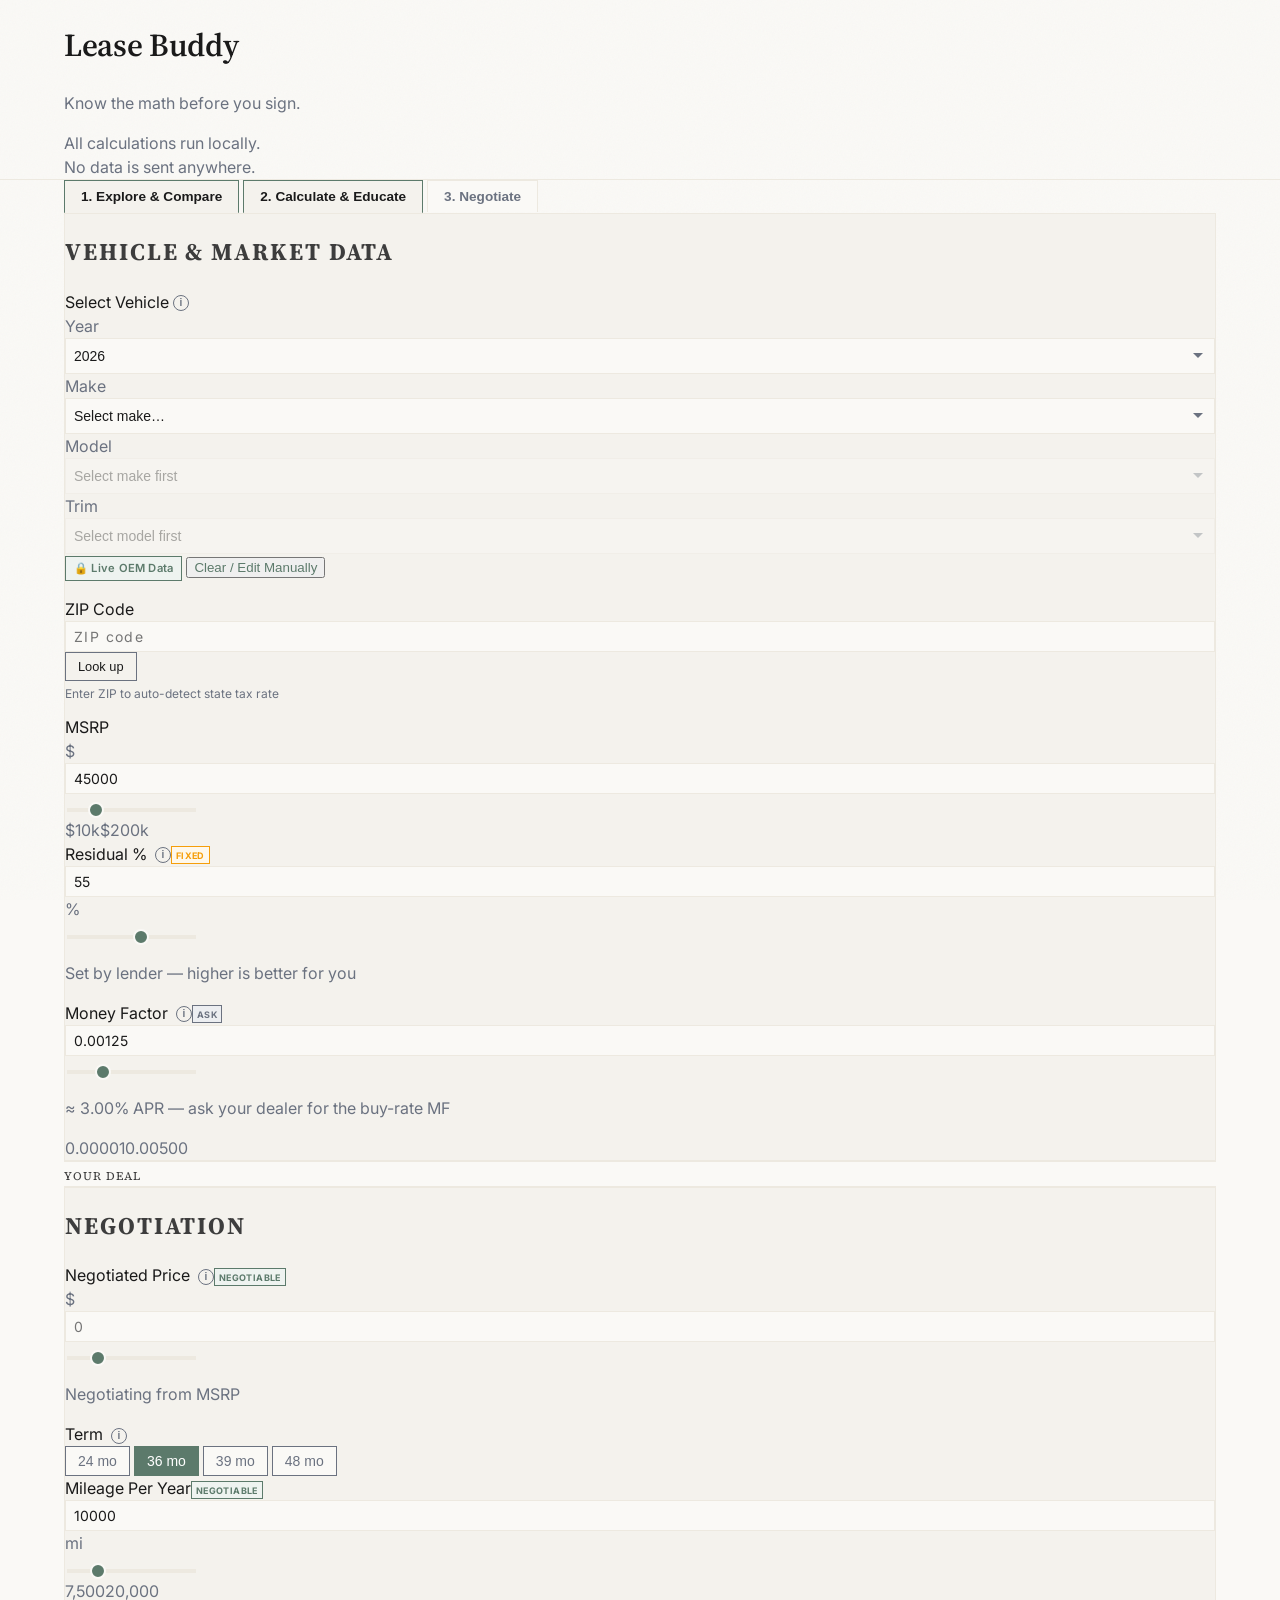
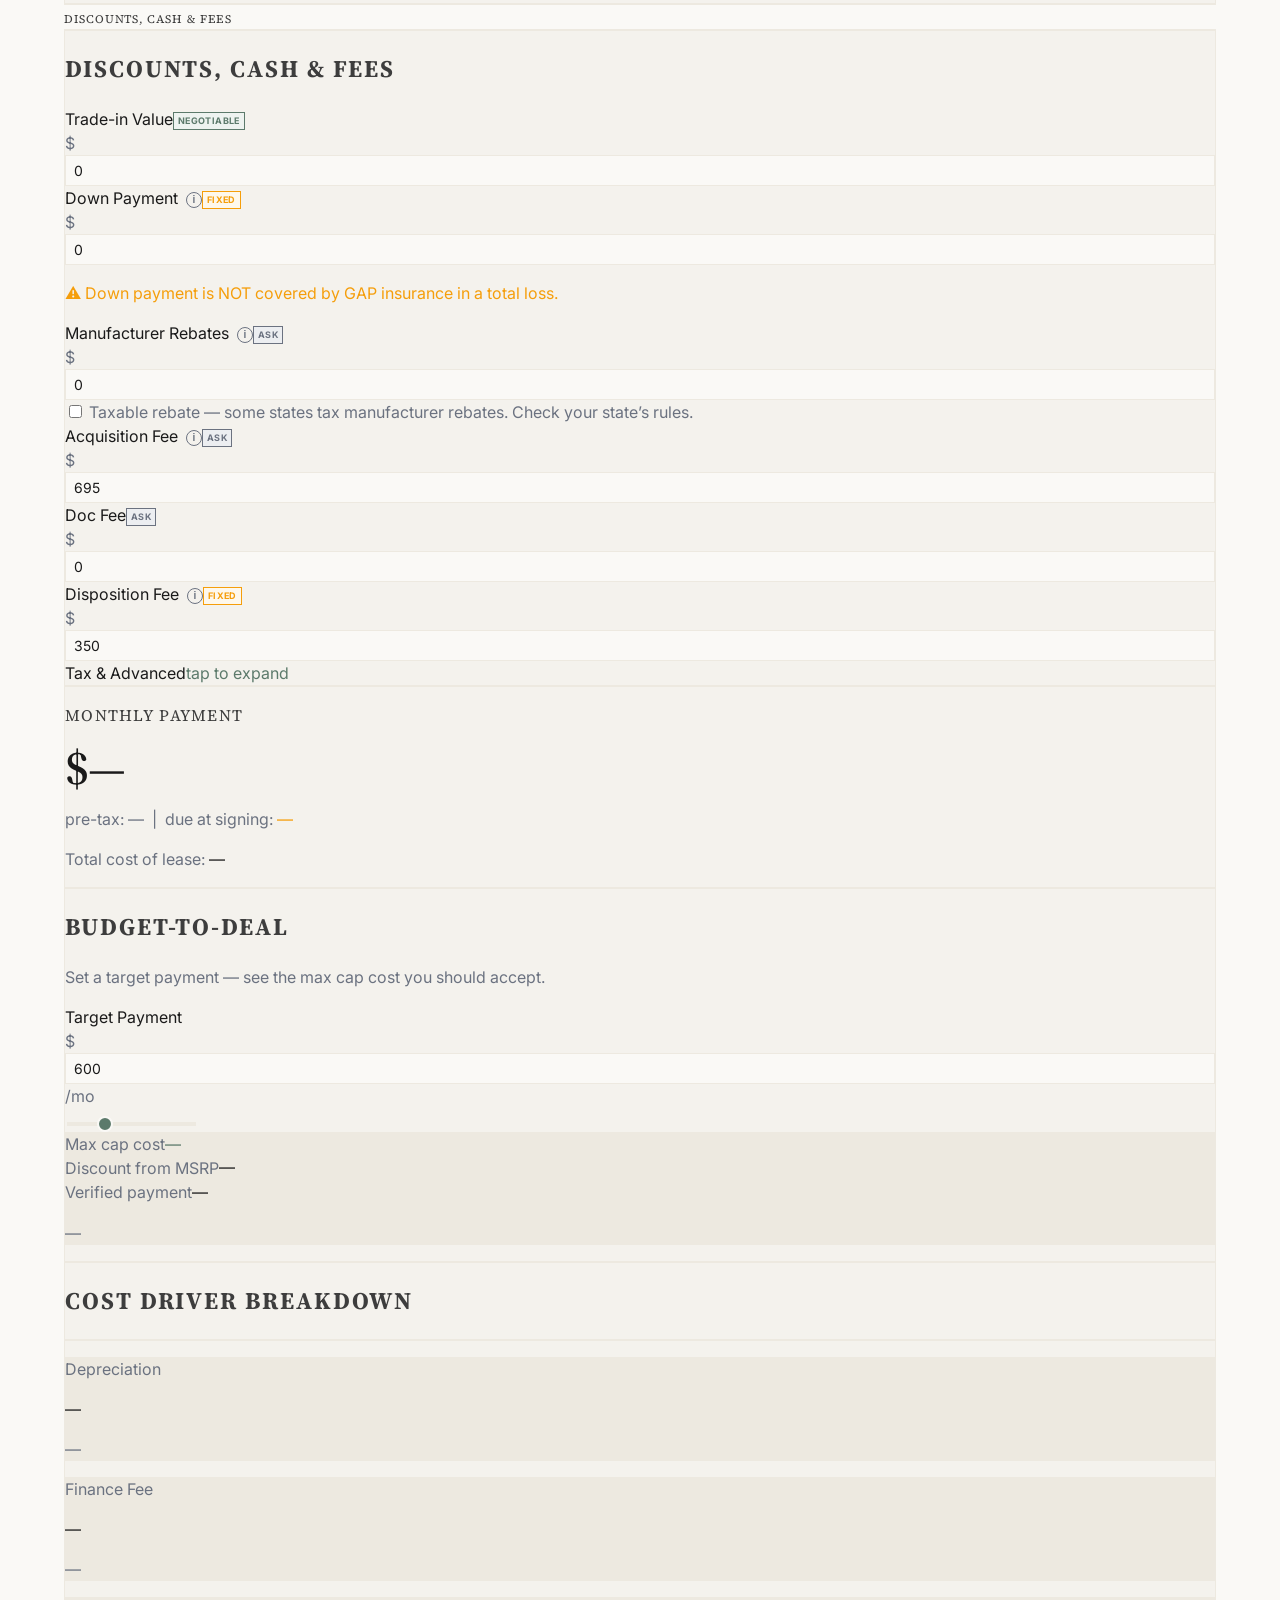
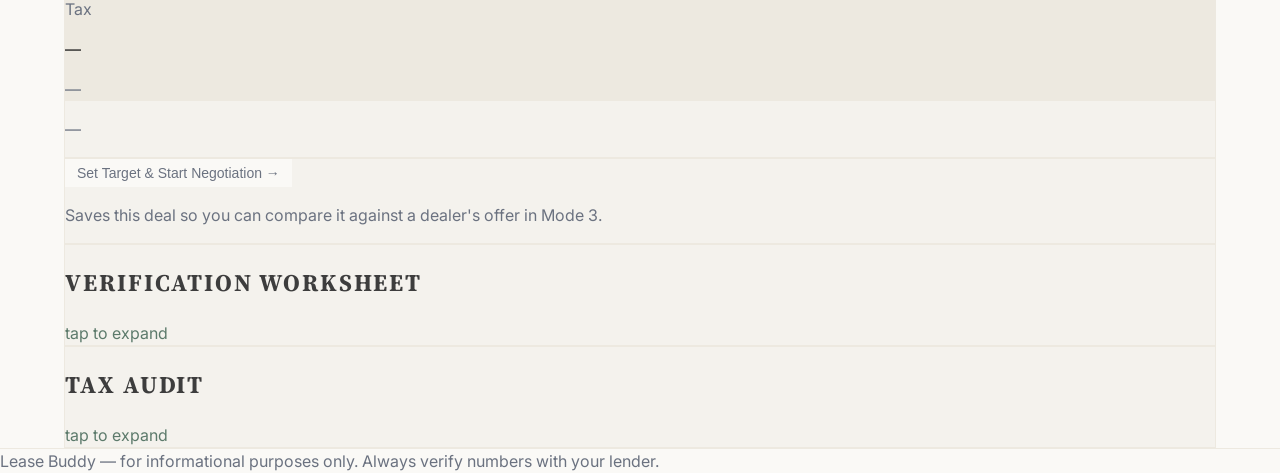
<file: index-v3.html>
<!DOCTYPE html>
<html lang="en">
<head>
  <meta charset="UTF-8" />
  <meta name="viewport" content="width=device-width, initial-scale=1.0" />
  <title>Lease Buddy — Know the math before you sign.</title>
  <link rel="preconnect" href="https://fonts.googleapis.com" />
  <link rel="preconnect" href="https://fonts.gstatic.com" crossorigin />
  <link href="https://fonts.googleapis.com/css2?family=Inter:wght@400;500;600;700&family=Source+Serif+4:wght@500;600;700&display=swap" rel="stylesheet" />
  <style>
    :root {
      --color-warm-white: #faf9f6; --color-paper: #f4f2ed; --color-parchment: #ede9e0;
      --color-ink: #1a1a1a; --color-graphite: #3d3d3d; --color-slate: #6b7280; --color-fog: #9ca3af; --color-white: #ffffff;
      --color-sage-50: #eef3f0; --color-sage-100: #d4e4dc; --color-sage-300: #8ab5a4; --color-sage-500: #5c7a6b; --color-sage-700: #3d5a4f; --color-sage-900: #1e2e28;
      --color-amber-300: #fcd34d; --color-amber-500: #f59e0b;
      --color-red-100: #fee2e2; --color-red-400: #f87171; --color-red-600: #dc2626;
      --color-green-100: #dcfce7; --color-green-400: #4ade80; --color-green-600: #16a34a;
      --color-dark-base: #0f1117; --color-dark-surface: #1a1d27; --color-dark-surface-raised: #22263a; --color-dark-border: #2a2d3a;
      --color-dark-text-primary: #f0ede8; --color-dark-text-secondary: #9ca3af; --color-dark-text-muted: #6b7280;
    }
    :root {
      --bg-app: var(--color-warm-white); --bg-surface: var(--color-paper); --bg-inset: var(--color-parchment); --bg-overlay: rgba(26,26,26,.48);
      --text-primary: var(--color-ink); --text-secondary: var(--color-graphite); --text-muted: var(--color-slate);
      --text-placeholder: var(--color-fog); --text-disabled: var(--color-fog); --text-on-accent: var(--color-white);
      --border-default: var(--color-parchment); --border-strong: var(--color-slate); --border-focus: var(--color-sage-500);
      --accent: var(--color-sage-500); --accent-hover: var(--color-sage-700); --accent-pressed: var(--color-sage-700);
      --accent-subtle: var(--color-sage-50); --accent-muted: var(--color-sage-100); --accent-on-accent: var(--color-white);
      --stamp-ink: var(--color-sage-700);
      --risk-low-color: var(--color-sage-500); --risk-low-bg: var(--color-sage-50); --risk-low-stroke: 1px;
      --risk-medium-color: var(--color-slate); --risk-medium-bg: #eceef1; --risk-medium-stroke: 1.5px;
      --risk-high-color: var(--color-amber-500); --risk-high-bg: #fef8ec; --risk-high-stroke: 2.5px;
      --status-error-bg: var(--color-parchment); --status-error-text: var(--color-ink); --status-error-border: var(--color-ink); --status-error-border-width: 3px;
      --status-warning-bg: #fef8ec; --status-warning-text: var(--color-amber-500); --status-warning-border: var(--color-amber-500);
      --status-success-bg: var(--color-sage-50); --status-success-text: var(--color-sage-700); --status-success-border: var(--color-sage-500);
      --status-info-bg: #eceef1; --status-info-text: var(--color-slate); --status-info-border: var(--color-slate);
      --shadow-none: none; --shadow-focus: 0 0 0 3px rgba(92,122,107,.32); --shadow-focus-error: 0 0 0 3px rgba(220,38,38,.24);
      --shadow-overlay: 0 20px 25px rgba(26,26,26,.10), 0 10px 10px rgba(26,26,26,.04);
    }
    :root {
      --font-ui: 'Inter', -apple-system, BlinkMacSystemFont, 'Segoe UI', sans-serif;
      --font-serif: 'Source Serif 4', Georgia, 'Times New Roman', serif;
      --font-mono: 'JetBrains Mono', 'Fira Code', 'Cascadia Code', monospace;
      --text-xs: 11px; --text-sm: 13px; --text-base: 16px; --text-md: 18px; --text-lg: 20px; --text-xl: 24px; --text-2xl: 30px; --text-3xl: 38px;
      --text-hero-serif: 48px; --text-dossier-header: 13px;
      --weight-light: 300; --weight-regular: 400; --weight-medium: 500; --weight-semibold: 600; --weight-bold: 700;
      --leading-tight: 1.2; --leading-snug: 1.35; --leading-normal: 1.5; --leading-relaxed: 1.65;
      --tracking-tight: -0.02em; --tracking-normal: 0em; --tracking-wide: 0.04em; --tracking-widest: 0.08em;
    }
    :root {
      --space-0:0px;--space-1:4px;--space-2:8px;--space-3:12px;--space-4:16px;--space-5:20px;--space-6:24px;--space-7:28px;--space-8:32px;--space-10:40px;--space-12:48px;--space-14:56px;--space-16:64px;--space-20:80px;--space-24:96px;
      --page-margin-minimum: var(--space-6); --page-margin-preferred: var(--space-8);
    }
    :root { --radius-none:0px;--radius-sm:0px;--radius-md:0px;--radius-lg:0px;--radius-xl:0px;--radius-2xl:0px;--radius-pill:0px; }
    :root { --border-none:0px;--border-thin:1px;--border-medium:2px;--border-thick:3px; }
    :root {
      --input-border-width-default: 1.5px; --input-border-width-focus: 2px;
      --input-border-color-default: var(--color-parchment); --input-border-color-focus: var(--color-sage-500); --input-border-color-error: var(--color-red-600);
      --input-tap-target-height: 52px; --input-bg-readonly: var(--color-parchment); --input-opacity-disabled: 0.4;
    }
    :root { --layout-max-content-width: 560px; }
    :root { --stamp-stroke-width:2px;--stamp-circle-padding:6px;--stamp-bracket-cap:8px;--stamp-tick-length:4px;--stamp-draw-duration:250ms;--stamp-draw-easing:cubic-bezier(.4,0,.2,1); }
    :root { --texture-grain-opacity-light:.030;--texture-grain-opacity-dark:.045;--texture-diffusion-blur:.3px; }
    :root { --z-base:0;--z-raised:10;--z-overlay:300;--z-modal:400;--z-tooltip:600; }
    :root {
      --duration-instant:0ms;--duration-fast:100ms;--duration-normal:150ms;--duration-page-turn:220ms;--duration-slow:300ms;
      --page-turn-settle-distance:4px;
      --ease-standard:cubic-bezier(.4,0,.2,1);--ease-decelerate:cubic-bezier(0,0,.2,1);--ease-accelerate:cubic-bezier(.4,0,1,1);
    }
    *,*::before,*::after{box-sizing:border-box;}
    html{font-size:16px;-webkit-text-size-adjust:100%;scroll-behavior:smooth;}
    body{font-family:var(--font-ui);font-size:var(--text-base);font-weight:var(--weight-regular);line-height:var(--leading-normal);color:var(--text-primary);background-color:var(--bg-app);-webkit-font-smoothing:antialiased;-moz-osx-font-smoothing:grayscale;position:relative;margin:0;}
    body::before{content:'';position:fixed;inset:0;pointer-events:none;z-index:0;opacity:var(--texture-grain-opacity-light);background-image:url("data:image/svg+xml,%3Csvg xmlns='http://www.w3.org/2000/svg' width='300' height='300'%3E%3Cfilter id='noise'%3E%3CfeTurbulence type='fractalNoise' baseFrequency='0.65' numOctaves='3' stitchTiles='stitch'/%3E%3C/filter%3E%3Crect width='300' height='300' filter='url(%23noise)' opacity='1'/%3E%3C/svg%3E");background-repeat:repeat;}
    header,nav,main,footer{position:relative;z-index:1;}
    .type-hero-serif{font-family:var(--font-serif);font-size:var(--text-hero-serif);font-weight:var(--weight-semibold);line-height:var(--leading-tight);letter-spacing:var(--tracking-tight);color:var(--text-primary);font-variant-numeric:tabular-nums lining-nums;filter:blur(var(--texture-diffusion-blur));}
    .type-dossier-header{font-family:var(--font-serif);font-size:var(--text-dossier-header);font-weight:var(--weight-semibold);text-transform:uppercase;letter-spacing:var(--tracking-widest);color:var(--text-secondary);line-height:var(--leading-snug);}
    .tabular,[data-value],.lease-value,.lease-calc{font-variant-numeric:tabular-nums lining-nums;font-feature-settings:"tnum" 1,"lnum" 1;}
    .stamp-circle{position:relative;display:inline-block;padding:var(--stamp-circle-padding) calc(var(--stamp-circle-padding)*1.6);}
    .stamp-circle::after{content:'';position:absolute;inset:0;border:var(--stamp-stroke-width) solid var(--stamp-ink);border-radius:50%;pointer-events:none;}
    .stamp-bracket{position:relative;display:flex;flex-direction:column;gap:var(--space-2);padding-left:calc(var(--stamp-bracket-cap) + var(--space-2));}
    .stamp-bracket::before{content:'';position:absolute;left:0;top:var(--stamp-bracket-cap);bottom:var(--stamp-bracket-cap);width:var(--stamp-stroke-width);background:var(--stamp-ink);}
    .stamp-bracket::after{content:'';position:absolute;left:0;top:var(--stamp-bracket-cap);width:var(--stamp-bracket-cap);height:var(--stamp-stroke-width);background:var(--stamp-ink);box-shadow:0 calc(100% - var(--stamp-bracket-cap)*2 - var(--stamp-stroke-width)) 0 var(--stamp-ink);}
    @keyframes stamp-draw{from{opacity:0;transform:scale(.96);}to{opacity:1;transform:scale(1);}}
    .stamp-circle,.stamp-bracket{animation:stamp-draw var(--stamp-draw-duration) var(--stamp-draw-easing);}
    .risk-badge{display:inline-flex;align-items:center;gap:var(--space-1);font-size:var(--text-xs);font-weight:var(--weight-medium);letter-spacing:var(--tracking-wide);text-transform:uppercase;border-radius:0;padding:2px var(--space-2);cursor:pointer;}
    .risk-badge.risk-low{border:var(--risk-low-stroke) solid var(--risk-low-color);color:var(--risk-low-color);}
    .risk-badge.risk-medium{border:var(--risk-medium-stroke) solid var(--risk-medium-color);color:var(--risk-medium-color);}
    .risk-badge.risk-high{border:var(--risk-high-stroke) solid var(--risk-high-color);color:var(--risk-high-color);}
    .risk-why-box{background:var(--bg-inset);border-left:var(--border-thick) solid var(--border-strong);padding:var(--space-3);font-size:var(--text-sm);color:var(--text-secondary);line-height:var(--leading-normal);margin-top:var(--space-2);display:none;}
    .risk-why-box.open{display:block;}
    .btn{display:inline-flex;align-items:center;justify-content:center;gap:var(--space-2);height:48px;padding:0 var(--space-4);border-radius:0;font-family:var(--font-ui);font-size:var(--text-sm);font-weight:var(--weight-medium);line-height:1;cursor:pointer;text-decoration:none;white-space:nowrap;user-select:none;transition:background var(--duration-fast) var(--ease-standard),color var(--duration-fast) var(--ease-standard),border-color var(--duration-fast) var(--ease-standard);}
    .btn-primary{background:var(--accent);color:var(--accent-on-accent);border:none;}
    .btn-primary:hover{background:var(--accent-hover);}
    .btn-primary:active{background:var(--accent-pressed);}
    .btn-secondary{background:transparent;color:var(--text-primary);border:1.5px solid var(--border-strong);}
    .btn-secondary:hover{background:var(--bg-inset);}
    .btn-ghost{background:transparent;color:var(--text-secondary);border:none;}
    .btn-ghost:hover{background:var(--bg-inset);}
    .btn:disabled,.btn[aria-disabled="true"]{background:var(--bg-inset);color:var(--text-disabled);border-color:var(--border-default);cursor:not-allowed;}
    :focus-visible{outline:none;box-shadow:var(--shadow-focus);}
    .card{background:var(--bg-surface);border:var(--border-thin) solid var(--border-default);border-radius:var(--radius-none);}
    input[type=range]{-webkit-appearance:none;appearance:none;height:4px;border-radius:0;background:var(--border-default);outline:none;cursor:pointer;}
    input[type=range]::-webkit-slider-thumb{-webkit-appearance:none;appearance:none;width:16px;height:16px;border-radius:50%;background:var(--accent);cursor:pointer;border:2px solid var(--bg-app);}
    input[type=range]::-moz-range-thumb{width:16px;height:16px;border-radius:50%;background:var(--accent);cursor:pointer;border:2px solid var(--bg-app);}
    input[type=range]:focus::-webkit-slider-thumb{box-shadow:0 0 0 3px rgba(92,122,107,.3);}
    .num-input{background:var(--bg-app);border:var(--input-border-width-default) solid var(--input-border-color-default);border-radius:var(--radius-none);color:var(--text-primary);padding:.375rem .5rem;font-size:.875rem;width:100%;font-family:var(--font-ui);}
    .num-input:focus{outline:none;border-color:var(--input-border-color-focus);box-shadow:0 0 0 2px rgba(92,122,107,.2);}
    .num-input:read-only{opacity:.6;cursor:not-allowed;border-color:var(--border-default);background:var(--input-bg-readonly);}
    .cascade-select{background:var(--bg-app);border:var(--input-border-width-default) solid var(--input-border-color-default);border-radius:var(--radius-none);color:var(--text-primary);padding:.375rem .5rem;font-size:.875rem;width:100%;cursor:pointer;appearance:none;-webkit-appearance:none;background-image:url("data:image/svg+xml,%3Csvg xmlns='http://www.w3.org/2000/svg' width='12' height='12' viewBox='0 0 12 12'%3E%3Cpath fill='%236b7280' d='M6 8L1 3h10z'/%3E%3C/svg%3E");background-repeat:no-repeat;background-position:right .6rem center;min-height:2.25rem;}
    .cascade-select:focus{outline:none;border-color:var(--input-border-color-focus);box-shadow:0 0 0 2px rgba(92,122,107,.2);}
    .cascade-select:disabled{opacity:.35;cursor:not-allowed;}
    .term-btn{background:var(--bg-app);border:var(--border-thin) solid var(--border-strong);color:var(--text-muted);border-radius:var(--radius-none);padding:.375rem .75rem;cursor:pointer;font-size:.875rem;transition:all .15s;}
    .term-btn.active{background:var(--accent);border-color:var(--accent);color:var(--accent-on-accent);}
    .seg-btn{background:var(--bg-app);border:var(--border-thin) solid var(--border-strong);color:var(--text-muted);border-radius:var(--radius-none);padding:.3rem .5rem;cursor:pointer;font-size:.78rem;transition:all .15s;flex:1;text-align:center;}
    .seg-btn.active{background:var(--accent);border-color:var(--accent);color:var(--accent-on-accent);}
    .worksheet-line{font-family:var(--font-mono);font-size:.8rem;color:var(--text-secondary);line-height:1.7;}
    .worksheet-line.result{color:var(--text-primary);font-weight:600;}
    .worksheet-line.section{color:var(--text-secondary);font-family:var(--font-serif);font-weight:600;margin-top:.75rem;font-size:.75rem;letter-spacing:.08em;text-transform:uppercase;}
    .worksheet-line.warn{color:var(--color-amber-500);font-style:italic;}
    details>summary{cursor:pointer;list-style:none;}
    details>summary::-webkit-details-marker{display:none;}
    .hero-payment{font-family:var(--font-serif);font-size:clamp(2.75rem,8vw,var(--text-hero-serif));font-weight:600;letter-spacing:-.02em;line-height:1;font-variant-numeric:tabular-nums;color:var(--text-primary);}
    @keyframes pulse-once{0%,100%{opacity:1;}50%{opacity:.5;}}
    .pulse{animation:pulse-once .3s ease;}
    .tip-btn{display:inline-flex;align-items:center;justify-content:center;width:16px;height:16px;border-radius:50%;background:transparent;border:1px solid var(--border-strong);color:var(--text-muted);font-size:10px;cursor:pointer;flex-shrink:0;vertical-align:middle;margin-left:4px;transition:border-color .15s,color .15s;font-weight:600;line-height:1;padding:0;}
    label.flex.items-center{gap:10px;}
    .tip-btn:hover{border-color:var(--accent);color:var(--accent);}
    .tooltip-box{position:absolute;z-index:50;background:var(--bg-surface);border:var(--border-thin) solid var(--accent);border-radius:var(--radius-none);padding:.75rem 1rem;max-width:280px;min-width:200px;font-size:.78rem;line-height:1.5;color:var(--text-primary);box-shadow:var(--shadow-overlay);}
    .zip-status{font-size:.75rem;margin-top:.25rem;min-height:1rem;}
    .lock-badge{display:inline-flex;align-items:center;gap:.25rem;background:var(--risk-low-bg);border:1px solid var(--risk-low-color);color:var(--risk-low-color);border-radius:var(--radius-none);padding:.2rem .5rem;font-size:.7rem;font-weight:600;letter-spacing:.02em;}
    .lock-badge.fallback{background:var(--risk-medium-bg);border-color:var(--risk-medium-color);color:var(--risk-medium-color);}
    .slider-lock-overlay{position:absolute;inset:0;cursor:not-allowed;z-index:10;border-radius:0;}
    @keyframes field-loading{0%,100%{opacity:.35;}50%{opacity:.7;}}
    .field-loading{animation:field-loading .9s ease-in-out infinite;pointer-events:none;}
    .oem-comparison{font-size:.75rem;color:var(--text-muted);margin-top:.5rem;display:none;}
    .oem-comparison .oem-val{color:var(--text-secondary);font-family:var(--font-mono);}
    .mode-tab{background:var(--bg-app);border:var(--border-thin) solid var(--border-default);color:var(--text-muted);border-radius:var(--radius-none);padding:.5rem 1rem;cursor:pointer;font-size:.85rem;font-weight:600;transition:all .15s;border-bottom:none;}
    .mode-tab.active{background:var(--bg-surface);color:var(--text-primary);border-color:var(--accent);border-bottom:2px solid var(--bg-surface);margin-bottom:-1px;}
    .mode-panel.hidden{display:none;}
    .lever-badge{display:inline-flex;align-items:center;justify-content:center;min-width:18px;height:18px;padding:0 4px;border-radius:0;font-size:9px;font-weight:700;letter-spacing:.04em;text-transform:uppercase;cursor:pointer;flex-shrink:0;vertical-align:middle;line-height:1;box-sizing:border-box;border:1.5px solid transparent;}
    .lever-badge.high{background:var(--risk-low-bg);color:var(--risk-low-color);border-color:var(--risk-low-color);}
    .lever-badge.medium{background:var(--risk-medium-bg);color:var(--risk-medium-color);border-color:var(--risk-medium-color);}
    .lever-badge.nonneg{background:var(--risk-high-bg);color:var(--risk-high-color);border-color:var(--risk-high-color);}
    .lever-why-box{background:var(--bg-inset);border:none;border-left:var(--border-thick) solid var(--border-strong);border-radius:0;padding:.75rem;font-size:.78rem;color:var(--text-secondary);line-height:1.5;margin-top:.5rem;display:none;}
    .lever-why-box.open{display:block;}
    .compare-card{background:var(--bg-app);border:var(--border-thin) solid var(--border-default);border-radius:var(--radius-none);padding:.75rem;font-size:.8rem;}
    .neg-section{background:var(--bg-surface);border:var(--border-thin) solid var(--border-default);border-radius:var(--radius-none);padding:1.25rem;}
    .neg-section h3{font-family:var(--font-serif);color:var(--text-secondary);font-size:.8rem;font-weight:700;text-transform:uppercase;letter-spacing:.08em;margin-bottom:.75rem;}
    .neg-section p{color:var(--text-primary);font-size:.9rem;line-height:1.6;margin-bottom:.75rem;}
    .neg-section .tactic{background:var(--bg-inset);border-left:3px solid var(--accent);padding:.6rem .75rem;border-radius:0;font-size:.85rem;color:var(--text-secondary);}
    .toast{position:fixed;left:50%;bottom:1.5rem;transform:translateX(-50%) translateY(1rem);background:var(--color-ink);border:var(--border-thin) solid var(--color-ink);border-radius:var(--radius-none);padding:.65rem 1rem;color:var(--color-warm-white);font-size:.85rem;font-weight:600;box-shadow:var(--shadow-overlay);z-index:100;opacity:0;pointer-events:none;transition:opacity .2s ease,transform .2s ease;max-width:90vw;}
    .toast.show{opacity:1;transform:translateX(-50%) translateY(0);}
    .toast.error{border-color:var(--color-amber-500);background:#3a2a0f;}
    header.lb-header{border-bottom:var(--border-thin) solid var(--border-default);}
    .lb-shell{max-width:72rem;margin:0 auto;}
    .lb-title{font-family:var(--font-serif);font-weight:600;color:var(--text-primary);letter-spacing:-.01em;}
    .lb-subtitle{color:var(--text-muted);}
    .lb-meta{color:var(--text-muted);}
    .lb-divider{border-top:var(--border-thin) solid var(--border-default);}
    .lb-divider-label{color:var(--text-secondary);font-family:var(--font-serif);letter-spacing:.08em;text-transform:uppercase;font-size:.72rem;}
    .lb-card-header{color:var(--text-secondary);font-family:var(--font-serif);letter-spacing:.08em;text-transform:uppercase;}
    .lb-field-label{color:var(--text-primary);}
    .lb-field-sublabel{color:var(--text-muted);}
    .lb-link{color:var(--accent);}
    .lb-link:hover{color:var(--accent-hover);}
    .lb-warn-text{color:var(--color-amber-500);}
    .lb-footer{color:var(--text-muted);border-top:var(--border-thin) solid var(--border-default);}
    .lb-inset-block{background:var(--bg-inset);border-radius:var(--radius-none);}
    .lb-swatch{border-radius:0;}
  </style>
</head>
<body class="min-h-screen">
<div id="tooltip-portal"></div>

<header class="lb-header px-6 py-4">
  <div class="lb-shell flex items-center justify-between">
    <div>
      <h1 class="text-xl lb-title">Lease Buddy</h1>
      <p class="text-xs lb-subtitle mt-0.5">Know the math before you sign.</p>
    </div>
    <div class="text-xs lb-meta text-right hidden sm:block">All calculations run locally.<br/>No data is sent anywhere.</div>
  </div>
</header>

<nav class="lb-shell px-4 pt-4 flex gap-2" id="mode-nav">
  <button class="mode-tab active" data-mode="explore">1. Explore &amp; Compare</button>
  <button class="mode-tab active" data-mode="calculate">2. Calculate &amp; Educate</button>
  <button class="mode-tab" data-mode="negotiate">3. Negotiate</button>
</nav>

<div id="mode-explore" class="mode-panel hidden">
<main class="lb-shell px-4 py-6">
  <div class="card p-5 space-y-5 mb-4">
    <h2 class="text-sm lb-card-header">Find a Vehicle</h2>
    <div class="grid grid-cols-2 gap-2 mb-2">
      <div><label class="text-xs lb-field-sublabel mb-1 block">Year</label><select id="m1-sel-year" class="cascade-select"><option value="">Select year…</option></select></div>
      <div><label class="text-xs lb-field-sublabel mb-1 block">Make</label><select id="m1-sel-make" class="cascade-select" disabled><option value="">Loading…</option></select></div>
      <div><label class="text-xs lb-field-sublabel mb-1 block">Model</label><select id="m1-sel-model" class="cascade-select" disabled><option value="">Select make first</option></select></div>
      <div><label class="text-xs lb-field-sublabel mb-1 block">Trim</label><select id="m1-sel-trim" class="cascade-select" disabled><option value="">Select model first</option></select></div>
    </div>
    <p id="m1-status" class="text-xs lb-field-sublabel mt-1"></p>
  </div>

  <div id="m1-preview-card" class="card p-5 space-y-3 mb-4 hidden">
    <h2 class="text-sm lb-card-header">Quick Preview</h2>
    <div id="m1-preview-content" class="text-sm lb-field-label space-y-1"></div>
    <div class="flex gap-2 pt-2">
      <button id="m1-save-btn" class="term-btn">+ Save to Compare</button>
      <button id="m1-use-btn" class="term-btn btn-primary" style="border:none;">Use in Calculator →</button>
    </div>
  </div>

  <div class="card p-5 space-y-3">
    <h2 class="text-sm lb-card-header">Comparing (<span id="m1-compare-count">0</span>/3)</h2>
    <div id="m1-compare-table" class="text-sm lb-field-sublabel">No vehicles saved yet — find one above and click &ldquo;Save to Compare.&rdquo;</div>
  </div>
</main>
</div>

<div id="mode-calculate" class="mode-panel">
<main class="lb-shell px-4 py-6 lg:grid lg:grid-cols-[1fr_1fr] lg:gap-6">
  <section class="space-y-4">
    <div class="card p-5 space-y-5">
      <h2 class="text-sm lb-card-header">Vehicle &amp; Market Data</h2>
      <div>
        <label class="text-sm font-medium lb-field-label flex items-center mb-2">Select Vehicle<button class="tip-btn" data-tip="vehicleSelect">i</button></label>
        <div class="grid grid-cols-2 gap-2 mb-2">
          <div><label class="text-xs lb-field-sublabel mb-1 block">Year</label><select id="sel-year" class="cascade-select"><option value="">Select year…</option></select></div>
          <div><label class="text-xs lb-field-sublabel mb-1 block">Make</label><select id="sel-make" class="cascade-select" disabled><option value="">Loading…</option></select></div>
          <div><label class="text-xs lb-field-sublabel mb-1 block">Model</label><select id="sel-model" class="cascade-select" disabled><option value="">Select make first</option></select></div>
          <div><label class="text-xs lb-field-sublabel mb-1 block">Trim</label><select id="sel-trim" class="cascade-select" disabled><option value="">Select model first</option></select></div>
        </div>
        <div id="vehicle-lock-row" class="hidden mt-2 flex items-center justify-between">
          <span class="lock-badge">&#x1F512; Live OEM Data</span>
          <button id="unlock-btn" class="text-xs lb-link underline bg-transparent border-none cursor-pointer">Clear / Edit Manually</button>
        </div>
        <p id="vehicle-status" class="text-xs lb-field-sublabel mt-1"></p>
      </div>
      <div class="space-y-2">
        <label class="text-sm font-medium lb-field-label block">ZIP Code</label>
        <div class="flex items-center gap-2">
          <input type="text" id="zipCode" placeholder="ZIP code" maxlength="5" class="num-input w-28" style="letter-spacing:.1em;" />
          <button id="zip-lookup-btn" class="btn-secondary" style="border-radius:0;padding:.375rem .75rem;cursor:pointer;font-size:.8rem;white-space:nowrap;">Look up</button>
        </div>
        <p class="zip-status lb-field-sublabel" id="zip-status">Enter ZIP to auto-detect state tax rate</p>
      </div>
      <div>
        <div class="flex justify-between items-center mb-2">
          <label class="text-sm font-medium lb-field-label">MSRP</label>
          <div class="flex items-center gap-1"><span class="text-xs lb-field-sublabel">$</span><input type="number" id="msrp" value="45000" min="10000" max="200000" step="500" class="num-input w-28 text-right" /></div>
        </div>
        <div class="relative"><input type="range" id="msrp-slider" min="10000" max="200000" step="500" value="45000" class="w-full" /><div id="msrp-slider-lock" class="slider-lock-overlay" style="display:none;"></div></div>
        <div class="flex justify-between text-xs lb-field-sublabel mt-1"><span>$10k</span><span>$200k</span></div>
      </div>
      <div>
        <div class="flex justify-between items-center mb-2">
          <label class="text-sm font-medium lb-field-label flex items-center">Residual % <button class="tip-btn" data-tip="residualPct">i</button></label>
          <div class="flex items-center gap-1"><input type="number" id="residualPct" value="55" min="20" max="80" step="0.5" class="num-input w-20 text-right" /><span class="text-xs lb-field-sublabel">%</span></div>
        </div>
        <div class="relative"><input type="range" id="residualPct-slider" min="20" max="80" step="0.5" value="55" class="w-full" /><div id="residualPct-slider-lock" class="slider-lock-overlay" style="display:none;"></div></div>
        <p class="text-xs lb-field-sublabel mt-1" id="residual-dollars">Set by lender — higher is better for you</p>
      </div>
      <div>
        <div class="flex justify-between items-center mb-2">
          <label class="text-sm font-medium lb-field-label flex items-center">Money Factor <button class="tip-btn" data-tip="moneyFactor">i</button></label>
          <div class="flex items-center gap-1"><input type="number" id="moneyFactor" value="0.00125" min="0.00001" max="0.005" step="0.00001" class="num-input w-24 text-right font-mono" /></div>
        </div>
        <input type="range" id="moneyFactor-slider" min="1" max="500" step="1" value="125" class="w-full" />
        <p class="text-xs lb-field-sublabel mt-1">&#x2248; <span id="mf-apr-val">3.00</span>% APR &mdash; ask your dealer for the buy-rate MF</p>
        <div class="flex justify-between text-xs lb-field-sublabel"><span>0.00001</span><span>0.00500</span></div>
      </div>
    </div>

    <div class="flex items-center gap-3 px-1"><div class="flex-1 lb-divider"></div><span class="text-xs lb-divider-label">Your Deal</span><div class="flex-1 lb-divider"></div></div>

    <div class="card p-5 space-y-5">
      <h2 class="text-sm lb-card-header">Negotiation</h2>
      <div>
        <div class="flex justify-between items-center mb-2">
          <label class="text-sm font-medium lb-field-label flex items-center">Negotiated Price <button class="tip-btn" data-tip="capCost">i</button></label>
          <div class="flex items-center gap-1"><span class="text-xs lb-field-sublabel">$</span><input type="number" id="capCost" value="" min="5000" max="200000" step="100" class="num-input w-28 text-right" placeholder="0" /></div>
        </div>
        <input type="range" id="capCost-slider" min="5000" max="200000" step="100" value="45000" class="w-full" />
        <p class="text-xs lb-field-sublabel mt-1" id="cap-cost-pct">Negotiating from MSRP</p>
      </div>
      <div>
        <label class="text-sm font-medium lb-field-label flex items-center mb-2">Term <button class="tip-btn" data-tip="term">i</button></label>
        <div class="flex gap-2" id="term-btns">
          <button class="term-btn" data-term="24">24 mo</button>
          <button class="term-btn active" data-term="36">36 mo</button>
          <button class="term-btn" data-term="39">39 mo</button>
          <button class="term-btn" data-term="48">48 mo</button>
        </div>
      </div>
      <div>
        <div class="flex justify-between items-center">
          <label class="text-sm font-medium lb-field-label">Mileage Per Year</label>
          <div class="flex items-center gap-1"><input type="number" id="mileagePerYear" value="10000" min="7500" max="20000" step="2500" class="num-input w-24 text-right font-mono" /><span class="text-xs lb-field-sublabel">mi</span></div>
        </div>
        <input type="range" id="mileagePerYear-slider" min="7500" max="20000" step="2500" value="10000" class="w-full mt-2" />
        <div class="flex justify-between text-xs lb-field-sublabel mt-1"><span>7,500</span><span>20,000</span></div>
      </div>
    </div>

    <div class="flex items-center gap-3 px-1"><div class="flex-1 lb-divider"></div><span class="text-xs lb-divider-label">Discounts, Cash &amp; Fees</span><div class="flex-1 lb-divider"></div></div>

    <div class="card p-5 space-y-4">
      <h2 class="text-sm lb-card-header">Discounts, Cash &amp; Fees</h2>
      <div class="flex justify-between items-center">
        <label class="text-sm lb-field-label">Trade-in Value</label>
        <div class="flex items-center gap-1"><span class="text-xs lb-field-sublabel">$</span><input type="number" id="tradeIn" value="0" min="0" max="100000" step="100" class="num-input w-24 text-right" /></div>
      </div>
      <div class="flex justify-between items-center">
        <label class="text-sm lb-field-label flex items-center">Down Payment <button class="tip-btn" data-tip="downPayment">i</button></label>
        <div class="flex items-center gap-1"><span class="text-xs lb-field-sublabel">$</span><input type="number" id="downPayment" value="0" min="0" max="50000" step="100" class="num-input w-24 text-right" /></div>
      </div>
      <p class="text-xs lb-warn-text">&#x26a0; Down payment is NOT covered by GAP insurance in a total loss.</p>
      <div>
        <div class="flex justify-between items-center">
          <label class="text-sm lb-field-label flex items-center">Manufacturer Rebates <button class="tip-btn" data-tip="rebates">i</button></label>
          <div class="flex items-center gap-1"><span class="text-xs lb-field-sublabel">$</span><input type="number" id="rebates" value="0" min="0" max="20000" step="100" class="num-input w-24 text-right" /></div>
        </div>
        <div class="flex items-center gap-2 mt-2">
          <input type="checkbox" id="rebateTaxable" class="w-4 h-4 cursor-pointer" style="accent-color:var(--accent);" />
          <label for="rebateTaxable" class="text-xs lb-field-sublabel cursor-pointer">Taxable rebate &mdash; some states tax manufacturer rebates. Check your state&rsquo;s rules.</label>
        </div>
      </div>
      <div class="flex justify-between items-center">
        <label class="text-sm lb-field-label flex items-center">Acquisition Fee <button class="tip-btn" data-tip="acqFee">i</button></label>
        <div class="flex items-center gap-1"><span class="text-xs lb-field-sublabel">$</span><input type="number" id="acqFee" value="695" min="0" max="2000" step="5" class="num-input w-24 text-right" /></div>
      </div>
      <div class="flex justify-between items-center">
        <label class="text-sm lb-field-label">Doc Fee</label>
        <div class="flex items-center gap-1"><span class="text-xs lb-field-sublabel">$</span><input type="number" id="docFee" value="0" min="0" max="1000" step="5" class="num-input w-24 text-right" /></div>
      </div>
      <div class="flex justify-between items-center">
        <label class="text-sm lb-field-label flex items-center">Disposition Fee <button class="tip-btn" data-tip="dispFee">i</button></label>
        <div class="flex items-center gap-1"><span class="text-xs lb-field-sublabel">$</span><input type="number" id="dispFee" value="350" min="0" max="1000" step="25" class="num-input w-24 text-right" /></div>
      </div>
      <details>
        <summary class="flex justify-between items-center cursor-pointer">
          <span class="text-sm font-medium lb-field-label">Tax &amp; Advanced</span><span class="text-xs lb-link">tap to expand</span>
        </summary>
        <div class="mt-4 space-y-4">
          <div class="flex justify-between items-center"><label class="text-sm lb-field-label">Capitalize Acq. Fee?</label><input type="checkbox" id="capitalizeAcq" checked class="w-5 h-5 cursor-pointer" style="accent-color:var(--accent);" /></div>
          <div class="space-y-3 pt-2" style="border-top:var(--border-thin) solid var(--border-default);">
            <div class="flex justify-between items-center">
              <label class="text-sm font-medium lb-field-label">Sales Tax Rate</label>
              <div class="flex items-center gap-1"><input type="number" id="taxRate" value="8.75" min="0" max="15" step="0.25" class="num-input w-20 text-right" /><span class="text-xs lb-field-sublabel">%</span></div>
            </div>
            <input type="range" id="taxRate-slider" min="0" max="15" step="0.25" value="8.75" class="w-full" />
            <div>
              <label class="text-xs lb-field-sublabel uppercase tracking-wider mb-1 block">Tax Method</label>
              <div class="flex gap-1">
                <button class="seg-btn active" data-tax-method="monthly">Monthly</button>
                <button class="seg-btn" data-tax-method="fullsale">Full Sale Price</button>
                <button class="seg-btn" data-tax-method="upfront">Upfront Total</button>
              </div>
              <p class="text-xs lb-field-sublabel mt-1" id="tax-method-hint">Tax applied to each monthly payment (most states)</p>
            </div>
          </div>
        </div>
      </details>
    </div>
  </section>

  <section class="space-y-4 mt-4 lg:mt-0">
    <div class="card p-6 text-center">
      <p class="text-xs lb-card-header mb-2">Monthly Payment</p>
      <div class="hero-payment" id="hero-payment">$&mdash;</div>
      <p class="text-xs lb-field-sublabel mt-2">pre-tax: <span id="hero-pretax" class="font-mono">&mdash;</span> &nbsp;|&nbsp; due at signing: <span id="hero-signing" class="font-mono lb-warn-text">&mdash;</span></p>
      <p class="text-sm lb-field-sublabel mt-3">Total cost of lease: <span id="hero-total" class="font-semibold lb-field-label font-mono">&mdash;</span></p>
      <p class="oem-comparison" id="oem-comparison">OEM advertises <span class="oem-val" id="oem-monthly">&mdash;</span>/mo &mdash; your calculated payment: <span class="oem-val" id="oem-calc">&mdash;</span>/mo</p>
    </div>

    <div class="card p-5">
      <h2 class="text-sm lb-card-header mb-4">Budget-to-Deal</h2>
      <p class="text-xs lb-field-sublabel mb-3">Set a target payment &mdash; see the max cap cost you should accept.</p>
      <div class="flex justify-between items-center mb-2">
        <label class="text-sm font-medium lb-field-label">Target Payment</label>
        <div class="flex items-center gap-1"><span class="text-xs lb-field-sublabel">$</span><input type="number" id="targetPayment" value="600" min="100" max="2000" step="10" class="num-input w-24 text-right font-mono" /><span class="text-xs lb-field-sublabel">/mo</span></div>
      </div>
      <input type="range" id="targetPayment-slider" min="100" max="2000" step="10" value="600" class="w-full mb-4" />
      <div class="lb-inset-block p-4 space-y-2">
        <div class="flex justify-between"><span class="text-sm lb-field-sublabel">Max cap cost</span><span class="font-mono font-semibold" style="color:var(--accent);" id="bs-maxcap">&mdash;</span></div>
        <div class="flex justify-between"><span class="text-sm lb-field-sublabel">Discount from MSRP</span><span class="font-mono text-sm lb-field-label" id="bs-discount">&mdash;</span></div>
        <div class="flex justify-between"><span class="text-sm lb-field-sublabel">Verified payment</span><span class="font-mono text-sm lb-field-label" id="bs-verified">&mdash;</span></div>
        <div class="pt-2" style="border-top:var(--border-thin) solid var(--border-default);"><p class="text-xs lb-field-sublabel" id="bs-walkaway">&mdash;</p></div>
      </div>
    </div>

    <div class="card p-5">
      <h2 class="text-sm lb-card-header mb-4">Cost Driver Breakdown</h2>
      <div class="relative h-8 overflow-hidden flex mb-4" style="border:var(--border-thin) solid var(--border-default);">
        <div id="bar-dep" class="h-full transition-all duration-300" style="background:var(--text-primary);width:80%"></div>
        <div id="bar-fin" class="h-full transition-all duration-300" style="background:var(--color-amber-500);width:14%"></div>
        <div id="bar-tax" class="h-full transition-all duration-300" style="background:var(--text-muted);width:6%"></div>
      </div>
      <div class="grid grid-cols-3 gap-3 mb-4">
        <div class="lb-inset-block p-3 text-center"><div class="w-3 h-3 lb-swatch mx-auto mb-1" style="background:var(--text-primary);"></div><p class="text-xs lb-field-sublabel">Depreciation</p><p class="font-mono font-semibold lb-field-label text-sm" id="dep-dollars">&mdash;</p><p class="text-xs lb-field-sublabel" id="dep-pct">&mdash;</p></div>
        <div class="lb-inset-block p-3 text-center"><div class="w-3 h-3 lb-swatch mx-auto mb-1" style="background:var(--color-amber-500);"></div><p class="text-xs lb-field-sublabel">Finance Fee</p><p class="font-mono font-semibold lb-field-label text-sm" id="fin-dollars">&mdash;</p><p class="text-xs lb-field-sublabel" id="fin-pct">&mdash;</p></div>
        <div class="lb-inset-block p-3 text-center"><div class="w-3 h-3 lb-swatch mx-auto mb-1" style="background:var(--text-muted);"></div><p class="text-xs lb-field-sublabel">Tax</p><p class="font-mono font-semibold lb-field-label text-sm" id="tax-dollars">&mdash;</p><p class="text-xs lb-field-sublabel" id="tax-pct">&mdash;</p></div>
      </div>
      <p class="text-xs lb-field-sublabel" id="cost-insight">&mdash;</p>
    </div>

    <div class="card p-5">
      <button id="set-target-btn" class="term-btn btn-primary w-full" style="border:none;">Set Target &amp; Start Negotiation →</button>
      <p class="text-xs lb-field-sublabel mt-2 text-center">Saves this deal so you can compare it against a dealer's offer in Mode 3.</p>
    </div>

    <details class="card p-5">
      <summary class="flex justify-between items-center"><h2 class="text-sm lb-card-header">Verification Worksheet</h2><span class="text-xs lb-link">tap to expand</span></summary>
      <div class="mt-4 space-y-1" id="worksheet-content"></div>
    </details>

    <details class="card p-5">
      <summary class="flex justify-between items-center"><h2 class="text-sm lb-card-header">Tax Audit</h2><span class="text-xs lb-link">tap to expand</span></summary>
      <div class="mt-4 space-y-1" id="tax-audit-content"></div>
    </details>
  </section>
</main>

<footer class="text-center text-xs lb-footer py-6 mt-4">
  Lease Buddy &mdash; for informational purposes only. Always verify numbers with your lender.
</footer>
</div>

<div id="mode-negotiate" class="mode-panel hidden">
<main class="lb-shell px-4 py-6">
  <div id="m3-content" class="space-y-4"></div>
</main>
</div>

<script>
"use strict";

const MC_API_KEY = 'mc_live_nWsMnHd2UBpMneMVY9Hww8Lx61tcqYtJ';
const MC_BASE_URL = 'https://api.marketcheck.com/v2/search/car/incentive/oem';

async function mcFetchOffers({make, model, year}){
  const p = new URLSearchParams({api_key: MC_API_KEY, make, model, year, rows:10});
  const url = MC_BASE_URL+'?'+p.toString();
  let resp;
  try { resp = await fetch(url); }
  catch(e){ console.warn('[MC] Network error:', e.message); return []; }
  if(!resp.ok){ console.warn('[MC] API error', resp.status); return []; }
  let data;
  try { data = await resp.json(); } catch(e){ return []; }
  console.log('[MC] num_found:', data.num_found, '| listings:', data.listings?.length);
  const listings = data.listings ?? [];
  const leaseListings = listings.filter(l => l.offer && l.offer.offer_type === 'lease');
  const source = leaseListings.length ? leaseListings : listings.filter(l => l.offer);
  return source.map(l => mcNormalize(l.id, l.offer)).filter(o => o !== null);
}

function mcNormalize(listingId, offer){
  const msrp     = offer.msrp ?? null;
  const residual = offer.lease_end_purchase_price ?? null;
  const amt      = offer.amounts?.[0] ?? {};
  const monthly  = amt.monthly ?? null;
  const term     = amt.term    ?? null;
  const trim     = offer.vehicles?.[0]?.trim ?? null;
  if(!msrp || !residual || !monthly || !term) return null;
  const residualPct = parseFloat(((residual / msrp) * 100).toFixed(2));
  const depPerMo  = (msrp - residual) / term;
  const mf        = parseFloat(((monthly - depPerMo) / (msrp + residual)).toFixed(6));
  return {
    trim, msrp, residual_value: residual, residual_percent: residualPct,
    money_factor: mf > 0 ? mf : null, monthly_payment: monthly, term,
    mileage_limit: offer.mileage_limit ?? null, overage_per_mile: offer.over_mileage_fee ?? null,
    down_payment: offer.down_payment ?? null, due_at_signing: offer.due_at_signing ?? null,
    acquisition_fee: offer.acquisition_fee ?? null, net_cap_cost: offer.net_cap_cost ?? null,
    valid_through: offer.valid_through ?? null, _id: listingId,
  };
}

function toTitleCase(str){ return str.toLowerCase().replace(/\b\w/g, c => c.toUpperCase()); }

const MAKES = [
  "Acura","Alfa Romeo","Audi","BMW","Buick","Cadillac","Chevrolet",
  "Chrysler","Dodge","Fiat","Ford","Genesis","GMC","Honda","Hyundai",
  "Infiniti","Jaguar","Jeep","Kia","Land Rover","Lexus","Lincoln",
  "Lucid","Maserati","Mazda","Mercedes-Benz","Mini","Mitsubishi",
  "Nissan","Polestar","Porsche","Ram","Rivian","Subaru","Tesla",
  "Toyota","Volkswagen","Volvo"
];

const MODELS_BY_MAKE = {
  "Acura":["ILX","Integra","MDX","RDX","TLX","ZDX"],
  "Alfa Romeo":["Giulia","Stelvio","Tonale"],
  "Audi":["A3","A4","A5","A6","A7","A8","e-tron","e-tron GT","e-tron S","Q3","Q4 e-tron","Q5","Q7","Q8","Q8 e-tron","RS5","RS6","S3","S4","S5"],
  "BMW":["2 Series","3 Series","4 Series","5 Series","7 Series","8 Series","i4","i5","i7","iX","M2","M3","M4","M5","X1","X2","X3","X4","X5","X6","X7","XM","Z4"],
  "Buick":["Enclave","Encore GX","Envista"],
  "Cadillac":["CT4","CT5","Escalade","Escalade ESV","LYRIQ","OPTIQ","VISTIQ"],
  "Chevrolet":["Blazer","Blazer EV","Camaro","Colorado","Corvette","Equinox","Equinox EV","Malibu","Silverado 1500","Silverado 2500HD","Suburban","Tahoe","Trailblazer","Traverse","Trax"],
  "Chrysler":["300","Pacifica","Voyager"],
  "Dodge":["Challenger","Charger","Durango","Hornet"],
  "Fiat":["500X"],
  "Ford":["Bronco","Bronco Sport","Edge","Escape","Expedition","Explorer","F-150","F-150 Lightning","Maverick","Mustang","Mustang Mach-E","Ranger","Territory"],
  "Genesis":["G70","G80","G90","GV70","GV80","GV80 Coupe"],
  "GMC":["Acadia","Canyon","Envoy XL","Sierra 1500","Sierra 2500HD","Terrain","Yukon","Yukon XL"],
  "Honda":["Accord","Civic","CR-V","HR-V","Odyssey","Passport","Pilot","Prologue","Ridgeline"],
  "Hyundai":["Elantra","IONIQ 5","IONIQ 6","Kona","Kona Electric","Palisade","Santa Cruz","Santa Fe","Sonata","Tucson","Venue"],
  "Infiniti":["Q50","Q60","QX50","QX55","QX60","QX80"],
  "Jaguar":["E-PACE","F-PACE","F-TYPE","I-PACE","XF"],
  "Jeep":["Cherokee","Compass","Gladiator","Grand Cherokee","Grand Cherokee 4xe","Grand Wagoneer","Renegade","Wagoneer","Wrangler","Wrangler 4xe"],
  "Kia":["Carnival","EV6","EV9","K5","Niro","Niro EV","Seltos","Sorento","Soul","Sportage","Stinger","Telluride"],
  "Land Rover":["Defender","Discovery","Discovery Sport","Range Rover","Range Rover Evoque","Range Rover Sport","Range Rover Velar"],
  "Lexus":["ES","GX","IS","LC","LS","LX","NX","RC","RX","TX","UX"],
  "Lincoln":["Aviator","Corsair","Nautilus","Navigator"],
  "Lucid":["Air","Gravity"],
  "Maserati":["Ghibli","GranTurismo","Grecale","Levante","Quattroporte"],
  "Mazda":["CX-30","CX-5","CX-50","CX-70","CX-90","Mazda3","Mazda6","MX-5 Miata","MX-30"],
  "Mercedes-Benz":["A-Class","C-Class","CLA","CLE","E-Class","EQB","EQE","EQE SUV","EQS","EQS SUV","G-Class","GLA","GLB","GLC","GLE","GLS","S-Class","SL"],
  "Mini":["Clubman","Convertible","Cooper","Countryman","Hardtop","Paceman"],
  "Mitsubishi":["Eclipse Cross","Outlander","Outlander PHEV","Outlander Sport"],
  "Nissan":["Altima","Ariya","Armada","Frontier","Kicks","Leaf","Murano","Pathfinder","Rogue","Rogue Sport","Sentra","Titan","Versa"],
  "Polestar":["2","3","4"],
  "Porsche":["718 Boxster","718 Cayman","911","Cayenne","Macan","Panamera","Taycan"],
  "Ram":["1500","1500 Classic","2500","3500","ProMaster"],
  "Rivian":["R1S","R1T","R2"],
  "Subaru":["Ascent","BRZ","Crosstrek","Forester","Impreza","Legacy","Outback","Solterra","WRX"],
  "Tesla":["Model 3","Model S","Model X","Model Y","Cybertruck"],
  "Toyota":["4Runner","bZ4X","Camry","Corolla","Corolla Cross","Crown","GR86","GR Corolla","GR Supra","Highlander","Land Cruiser","Prius","Prius Prime","RAV4","RAV4 Prime","Sequoia","Sienna","Tacoma","Tundra","Venza"],
  "Volkswagen":["Atlas","Atlas Cross Sport","Golf","GTI","ID.4","ID.Buzz","Jetta","Passat","Taos","Tiguan"],
  "Volvo":["C40 Recharge","EX30","EX40","EX90","S60","S90","V60","V90","XC40","XC60","XC90"],
};

function nhtsaGetMakes(){ return Promise.resolve(MAKES); }
function nhtsaGetModels(make){ const models = MODELS_BY_MAKE[make] ?? []; return Promise.resolve([...models].sort()); }

let cachedOffers = [], vehicleLocked = false;
let currentMake = '', currentModel = '', currentYear = new Date().getFullYear(), currentTrim = '';

function setLoadingState(isLoading){
  ['msrp','residualPct','moneyFactor'].forEach(id => document.getElementById(id).classList.toggle('field-loading', isLoading));
}

function showOemComparison(oemMonthly){
  if(!oemMonthly) return;
  window._oemAdvertisedMonthly = oemMonthly;
  document.getElementById('oem-monthly').textContent = '$'+oemMonthly.toFixed(0);
  document.getElementById('oem-comparison').style.display = 'block';
}

function hideOemComparison(){
  window._oemAdvertisedMonthly = null;
  document.getElementById('oem-comparison').style.display = 'none';
}

function lockFields(lock, variant){
  vehicleLocked = lock;
  const ids = ['msrp','residualPct','moneyFactor'];
  const msrpLock  = document.getElementById('msrp-slider-lock');
  const resLock   = document.getElementById('residualPct-slider-lock');
  const lockRow   = document.getElementById('vehicle-lock-row');
  const badge     = lockRow.querySelector('.lock-badge');
  ids.forEach(id => { document.getElementById(id).readOnly = lock; });
  msrpLock.style.display  = lock ? 'block' : 'none';
  resLock.style.display   = lock ? 'block' : 'none';
  if(lock){
    lockRow.classList.remove('hidden');
    if(badge){
      badge.classList.remove('fallback');
      if(variant === 'live')         { badge.innerHTML = '&#x1F7E2; Live OEM Data'; }
      else if(variant === 'fallback'){ badge.innerHTML = 'Using cached data'; badge.classList.add('fallback'); }
      else if(variant === 'loading') { badge.innerHTML = '&#x23F3; Loading&hellip;'; badge.classList.add('fallback'); }
      else                           { badge.innerHTML = '&#x1F512; Live OEM Data'; }
    }
  } else {
    lockRow.classList.add('hidden');
    ids.forEach(id => { document.getElementById(id).readOnly = false; });
    if(badge){ badge.innerHTML='&#x1F7E2; Live OEM Data'; badge.classList.remove('fallback'); }
  }
}

function applyOffer(offer){
  if(!offer) return;
  const msrpEl   = document.getElementById('msrp');
  const resEl    = document.getElementById('residualPct');
  const mfEl     = document.getElementById('moneyFactor');
  const acqEl    = document.getElementById('acqFee');
  const ccSlider = document.getElementById('capCost-slider');
  const ccNum    = document.getElementById('capCost');
  msrpEl.value = offer.msrp;
  document.getElementById('msrp-slider').value = offer.msrp;
  resEl.value = offer.residual_percent;
  document.getElementById('residualPct-slider').value = offer.residual_percent;
  if(offer.money_factor !== null){
    mfEl.value = offer.money_factor.toFixed(5);
    document.getElementById('moneyFactor-slider').value = Math.round(offer.money_factor * 100000);
  }
  if(offer.acquisition_fee !== null){ acqEl.value = offer.acquisition_fee; }
  if(offer.down_payment !== null){ document.getElementById('downPayment').value = offer.down_payment; }
  ccNum.value = offer.msrp;
  ccSlider.max = offer.msrp;
  ccSlider.value = offer.msrp;
  showOemComparison(offer.monthly_payment);
}

async function initCascade(){
  const makeEl   = document.getElementById('sel-make');
  const statusEl = document.getElementById('vehicle-status');
  currentYear = parseInt(document.getElementById('sel-year').value, 10) || new Date().getFullYear();
  statusEl.textContent = 'Loading makes…';
  const makes = await nhtsaGetMakes();
  if(!makes.length){
    makeEl.innerHTML = '<option value="">Failed to load — try reloading</option>';
    statusEl.textContent = 'Could not load makes. Check connection.';
    statusEl.style.color = '#f59e0b';
    return;
  }
  makeEl.innerHTML = '<option value="">Select make…</option>' + makes.map(m => `<option value="${m}">${m}</option>`).join('');
  makeEl.disabled = false;
  statusEl.textContent = '';
}

async function onMakeOrYearChange(){
  const makeEl   = document.getElementById('sel-make');
  const modelEl  = document.getElementById('sel-model');
  const trimEl   = document.getElementById('sel-trim');
  const statusEl = document.getElementById('vehicle-status');
  const make = makeEl.value;
  const year = parseInt(document.getElementById('sel-year').value, 10);
  modelEl.innerHTML = '<option value="">Loading models…</option>';
  modelEl.disabled = true;
  trimEl.innerHTML = '<option value="">Select model first</option>';
  trimEl.disabled = true;
  cachedOffers = []; currentMake = make; currentYear = year; currentModel = ''; currentTrim = '';
  if(!make){ modelEl.innerHTML = '<option value="">Select make first</option>'; return; }
  statusEl.textContent = 'Loading models…'; statusEl.style.color = '#64748b';
  const models = await nhtsaGetModels(make, year);
  if(!models.length){
    modelEl.innerHTML = '<option value="">No models found</option>';
    statusEl.textContent = 'No models found for '+make+' '+year+'.';
    statusEl.style.color = '#f59e0b';
    return;
  }
  modelEl.innerHTML = '<option value="">Select model…</option>' + models.map(m => `<option value="${m}">${m}</option>`).join('');
  modelEl.disabled = false;
  statusEl.textContent = '';
}

async function onModelChange(){
  const modelEl  = document.getElementById('sel-model');
  const trimEl   = document.getElementById('sel-trim');
  const statusEl = document.getElementById('vehicle-status');
  const make  = document.getElementById('sel-make').value;
  const model = modelEl.value;
  const year  = parseInt(document.getElementById('sel-year').value, 10);
  currentModel = model; currentTrim = ''; cachedOffers = [];
  trimEl.innerHTML = '<option value="">Loading trims…</option>';
  trimEl.disabled = true;
  lockFields(false); hideOemComparison();
  if(!model) return;
  statusEl.textContent = 'Fetching live OEM lease data…'; statusEl.style.color = '#64748b';
  lockFields(true, 'loading'); setLoadingState(true); update();
  const offers = await mcFetchOffers({make, model, year});
  setLoadingState(false);
  if(!offers.length){
    lockFields(false);
    trimEl.innerHTML = '<option value="">No OEM lease data</option>';
    trimEl.disabled = true;
    statusEl.textContent = 'No active OEM lease offers found — enter values manually.';
    statusEl.style.color = '#f59e0b';
    return;
  }
  cachedOffers = offers;
  const seen = new Set();
  const uniqueTrims = offers.filter(o => { if(!o.trim || seen.has(o.trim)) return false; seen.add(o.trim); return true; }).map(o => o.trim);
  trimEl.innerHTML = '<option value="">Select trim…</option>' + uniqueTrims.map(t => `<option value="${t}">${t}</option>`).join('');
  trimEl.disabled = false;
  const firstOffer = offers[0];
  applyOffer(firstOffer);
  if(uniqueTrims.length === 1){ trimEl.value = uniqueTrims[0]; currentTrim = uniqueTrims[0]; }
  lockFields(true, 'live');
  const validThrough = firstOffer.valid_through ? ` (valid through ${firstOffer.valid_through})` : '';
  statusEl.textContent = uniqueTrims.length + ' trim' + (uniqueTrims.length !== 1 ? 's' : '') + ' with active OEM lease offers' + validThrough;
  statusEl.style.color = '#22c55e';
  update();
}

function onTrimSelect(){
  const trimEl   = document.getElementById('sel-trim');
  const statusEl = document.getElementById('vehicle-status');
  const trim     = trimEl.value;
  if(!trim) return;
  currentTrim = trim;
  const offer = cachedOffers.find(o => o.trim === trim) ?? null;
  if(!offer){ statusEl.textContent = 'No data for this trim — check manually.'; statusEl.style.color = '#f59e0b'; return; }
  applyOffer(offer);
  lockFields(true, 'live');
  const validThrough = offer.valid_through ? ` (valid through ${offer.valid_through})` : '';
  statusEl.textContent = trim + ' — live OEM data' + validThrough;
  statusEl.style.color = '#22c55e';
  update();
}

function clearVehicleSelection(){
  document.getElementById('sel-model').innerHTML = '<option value="">Select make first</option>';
  document.getElementById('sel-model').disabled = true;
  document.getElementById('sel-trim').innerHTML = '<option value="">Select model first</option>';
  document.getElementById('sel-trim').disabled = true;
  cachedOffers = []; currentMake = ''; currentModel = ''; currentTrim = '';
  lockFields(false); hideOemComparison();
  document.getElementById('capCost-slider').max = 200000;
  const statusEl = document.getElementById('vehicle-status');
  statusEl.textContent = 'Selection cleared — fields unlocked for manual editing.';
  statusEl.style.color = '#64748b';
  update();
}

function wireVehicleSelector(){
  document.getElementById('sel-year').addEventListener('change', onMakeOrYearChange);
  document.getElementById('sel-make').addEventListener('change', onMakeOrYearChange);
  document.getElementById('sel-model').addEventListener('change', onModelChange);
  document.getElementById('sel-trim').addEventListener('change', onTrimSelect);
  document.getElementById('unlock-btn').addEventListener('click', clearVehicleSelection);
}

const STATE_TAX = {
  AL:4.0,AK:0.0,AZ:5.6,AR:6.5,CA:7.25,CO:2.9,CT:6.35,DE:0.0,
  FL:6.0,GA:4.0,HI:4.0,ID:6.0,IL:6.25,IN:7.0,IA:6.0,KS:6.5,
  KY:6.0,LA:5.0,ME:5.5,MD:6.0,MA:6.25,MI:6.0,MN:6.875,MS:7.0,
  MO:4.225,MT:0.0,NE:5.5,NV:6.85,NH:0.0,NJ:6.625,NM:5.0,NY:4.0,
  NC:4.75,ND:5.0,OH:5.75,OK:4.5,OR:0.0,PA:6.0,RI:7.0,SC:6.0,
  SD:4.2,TN:7.0,TX:6.25,UT:4.85,VT:6.0,VA:5.3,WA:6.5,WV:6.0,
  WI:5.0,WY:4.0,DC:6.0
};
const STATE_NAMES = {
  AL:"Alabama",AK:"Alaska",AZ:"Arizona",AR:"Arkansas",CA:"California",
  CO:"Colorado",CT:"Connecticut",DE:"Delaware",FL:"Florida",GA:"Georgia",
  HI:"Hawaii",ID:"Idaho",IL:"Illinois",IN:"Indiana",IA:"Iowa",KS:"Kansas",
  KY:"Kentucky",LA:"Louisiana",ME:"Maine",MD:"Maryland",MA:"Massachusetts",
  MI:"Michigan",MN:"Minnesota",MS:"Mississippi",MO:"Missouri",MT:"Montana",
  NE:"Nebraska",NV:"Nevada",NH:"New Hampshire",NJ:"New Jersey",NM:"New Mexico",
  NY:"New York",NC:"North Carolina",ND:"North Dakota",OH:"Ohio",OK:"Oklahoma",
  OR:"Oregon",PA:"Pennsylvania",RI:"Rhode Island",SC:"South Carolina",
  SD:"South Dakota",TN:"Tennessee",TX:"Texas",UT:"Utah",VT:"Vermont",
  VA:"Virginia",WA:"Washington",WV:"West Virginia",WI:"Wisconsin",WY:"Wyoming",
  DC:"Washington D.C."
};

const TIPS = {
  vehicleSelect:"Select Year, Make, Model, and Trim. MSRP, residual %, and money factor are auto-filled from live OEM lease data and locked for accurate calculations.",
  moneyFactor:"The interest rate in disguise. Multiply by 2,400 to get the APR. Dealers mark this up \u2014 always ask for the \u2018buy rate\u2019 from the lender.",
  residualPct:"Set by the manufacturer, not the dealer. Non-negotiable. Higher residual = lower payment. Compare residuals across trim levels before choosing.",
  capCost:"This is your selling price. Negotiate it like a purchase \u2014 the lower this number, the lower every payment. Don\u2019t let the dealer anchor to MSRP.",
  acqFee:"Charged by the lender, not the dealer. Often $600\u2013$900. Ask if it can be waived or reduced \u2014 some lenders allow it.",
  downPayment:"In a lease, this is called a \u2018cap cost reduction.\u2019 Warning: if the car is totaled, you lose this money. GAP insurance does NOT cover it. Consider $0 down.",
  dispFee:"Charged at lease end if you don\u2019t buy or re-lease. Often $300\u2013$400. Some manufacturers waive it for loyal customers \u2014 ask before signing.",
  rebates:"Manufacturer cash, not dealer discount. Make sure the dealer shows it as a separate line \u2014 never let them claim it as part of their negotiation.",
  term:"Shorter terms = higher monthly, lower total interest. 36 months is the sweet spot for most \u2014 residuals drop sharply at 48+.",
};

let activeTip=null;
function showTooltip(btn,key){
  if(activeTip&&activeTip.key===key){closeTooltip();return;}
  closeTooltip();
  const text=TIPS[key];if(!text)return;
  const box=document.createElement("div");box.className="tooltip-box";box.textContent=text;
  document.getElementById("tooltip-portal").appendChild(box);
  const rect=btn.getBoundingClientRect();
  const sy=window.scrollY||document.documentElement.scrollTop;
  box.style.top=(rect.bottom+sy+8)+"px";
  box.style.left=Math.max(8,Math.min(rect.left+(window.scrollX||0),window.innerWidth-296))+"px";
  activeTip={key,box};
}
function closeTooltip(){if(activeTip){activeTip.box.remove();activeTip=null;}}
document.addEventListener("click",e=>{
  if(e.target.classList.contains("tip-btn")){e.stopPropagation();showTooltip(e.target,e.target.dataset.tip);return;}
  if(activeTip&&!activeTip.box.contains(e.target))closeTooltip();
});

const LeaseCalc={
  calculate(inputs){
    const{msrp,capCost,residualPct,moneyFactor,termMonths,acqFee,capitalizeAcq,downPayment,tradeIn,rebates,taxRate,docFee,dispFee,taxMethod,rebateTaxable}=inputs;
    const nonRebateReductions=downPayment+tradeIn;
    const totalReductions=nonRebateReductions+rebates;
    const adjCapCost=capCost-totalReductions+docFee+(capitalizeAcq?acqFee:0);
    const residualValue=msrp*(residualPct/100);
    const depFee=(adjCapCost-residualValue)/termMonths;
    const finFee=(adjCapCost+residualValue)*moneyFactor;
    const basePayment=depFee+finFee;
    const rate=taxRate/100;
    let monthlyTax=0,upfrontTax=0,taxBase="",taxDesc="";
    if(taxMethod==="monthly"){
      const taxable=rebateTaxable?basePayment+(rebates/termMonths):basePayment;
      monthlyTax=taxable*rate;
      taxBase=rebateTaxable?"base payment + rebate spread":"base payment ($"+basePayment.toFixed(2)+")";
      taxDesc="Tax applied to each monthly payment";
    }else if(taxMethod==="fullsale"){
      const taxable=rebateTaxable?capCost:capCost-rebates;
      upfrontTax=taxable*rate;
      taxBase=rebateTaxable?"full cap cost":"cap cost less rebates";
      taxDesc="Tax on full sale price, collected upfront";
    }else if(taxMethod==="upfront"){
      const totalLease=basePayment*termMonths;
      const taxable=rebateTaxable?totalLease+rebates:totalLease;
      upfrontTax=taxable*rate;
      taxBase=rebateTaxable?"total payments + rebates":"total payments";
      taxDesc="Tax on total lease payments, collected upfront";
    }
    const monthlyPayment=basePayment+monthlyTax;
    const upfrontAcq=capitalizeAcq?0:acqFee;
    const dueAtSigning=monthlyPayment+upfrontAcq+downPayment+upfrontTax;
    const totalPayments=monthlyPayment*termMonths;
    const totalCost=totalPayments+downPayment+upfrontAcq+dispFee+upfrontTax;
    const depPct=(depFee/monthlyPayment)*100;
    const finPct=(finFee/monthlyPayment)*100;
    const taxPct=(monthlyTax/monthlyPayment)*100;
    return{adjCapCost,residualValue,nonRebateReductions,totalReductions,rebates,depFee,finFee,basePayment,monthlyTax,upfrontTax,monthlyPayment,dueAtSigning,totalPayments,totalCost,depPct,finPct,taxPct,upfrontAcq,acqFee,capitalizeAcq,taxMethod,taxBase,taxDesc,taxRate,rebateTaxable,msrp,capCost,residualPct,moneyFactor,termMonths,docFee,dispFee,downPayment,tradeIn};
  },
  backsolve(targetPayment,inputs){
    const{msrp,residualPct,moneyFactor,termMonths,acqFee,capitalizeAcq,downPayment,tradeIn,rebates,taxRate,docFee,taxMethod}=inputs;
    const residualValue=msrp*(residualPct/100);
    const mf=moneyFactor,term=termMonths,rate=taxRate/100;
    const taxMult=taxMethod==="monthly"?1+rate:1;
    const preTax=targetPayment/taxMult;
    const num=preTax-residualValue*(mf-1/term);
    const den=1/term+mf;
    const targetAdj=num/den;
    const feeLoad=docFee+(capitalizeAcq?acqFee:0);
    const reductions=downPayment+tradeIn+rebates;
    const maxCap=targetAdj+reductions-feeLoad;
    if(maxCap<=0)return null;
    const verified=this.calculate({...inputs,capCost:maxCap});
    return{maxCapCost:maxCap,discountDollars:msrp-maxCap,discountPct:((msrp-maxCap)/msrp)*100,verifiedPayment:verified.monthlyPayment};
  },
};

const fmt={
  money:n=>n==null?"\u2014":"$"+n.toLocaleString("en-US",{minimumFractionDigits:2,maximumFractionDigits:2}),
  pct:  n=>n==null?"\u2014":n.toFixed(2)+"%",
  mf:   n=>n.toFixed(5),
};

let detectedState=null;
const GEO_PROXY_URL = '/api/geocode';
const geoRateCache = {};

async function geoFetchTaxRate(zip){
  if(geoRateCache[zip] !== undefined) return geoRateCache[zip];
  const url = GEO_PROXY_URL+'?'+new URLSearchParams({zipcode:zip});
  let resp;
  try { resp = await fetch(url); }
  catch(e){ console.warn('[Geo] Network error:', e.message); geoRateCache[zip]=null; return null; }
  if(!resp.ok){ console.warn('[Geo] API error', resp.status); geoRateCache[zip]=null; return null; }
  let data;
  try { data = await resp.json(); } catch(e){ geoRateCache[zip]=null; return null; }
  const summary = data?.usgeocoder?.totalcollection_tax_summary;
  if(!summary || summary.t_tax_summary_status !== 'Match Found'){ geoRateCache[zip]=null; return null; }
  const parsePct = v => v ? parseFloat(String(v).replace('%','')) : 0;
  const result = {
    total:  parsePct(summary.t_tax_total_tax),
    state:  { name: summary.t_tax_state_jurisction_name || '', rate: parsePct(summary.t_tax_state_tax) },
    county: { name: summary.t_tax_county_jurisdiction_name || '', rate: parsePct(summary.t_tax_county_tax) },
    city:   { name: summary.t_tax_city_jurisdiction_name || '', rate: parsePct(summary.t_tax_city_tax) },
  };
  geoRateCache[zip] = result;
  return result;
}

async function lookupZip(zip){
  const st=document.getElementById("zip-status");
  if(!/^\d{5}$/.test(zip)){st.textContent="Enter a valid 5-digit ZIP";st.style.color="#f59e0b";return;}
  st.textContent="Looking up\u2026";st.style.color="#64748b";
  let abbr=null, name=null;
  try {
    const r=await fetch("https://api.zippopotam.us/us/"+zip);
    if(!r.ok) throw new Error();
    const d=await r.json();
    abbr=d.places[0]["state abbreviation"];
    name=STATE_NAMES[abbr]||abbr;
  } catch(e){ }
  const geo = await geoFetchTaxRate(zip);
  if(geo){
    detectedState={abbr:abbr||geo.state.name, name:name||geo.state.name, rate:geo.state.rate, geo};
    document.getElementById("taxRate").value=geo.total;
    document.getElementById("taxRate-slider").value=geo.total;
    st.textContent=(name||geo.state.name)+" \u2014 "+geo.total+"% combined rate (live, auto-filled)";
    st.style.color="#22c55e";
    update();
    return;
  }
  if(abbr && STATE_TAX[abbr] !== undefined){
    const rate=STATE_TAX[abbr];
    detectedState={abbr,name,rate,geo:null};
    document.getElementById("taxRate").value=rate;
    document.getElementById("taxRate-slider").value=rate;
    st.textContent=name+" \u2014 "+rate+"% state rate only \u2014 ZIP-level lookup unavailable, using estimated state rate";
    st.style.color="#f59e0b";
    update();
    return;
  }
  st.textContent="Could not detect state \u2014 enter rate manually";
  st.style.color="#f59e0b";
  detectedState=null;
}

function readInputs(){
  return{
    msrp:parseFloat(document.getElementById("msrp").value)||0,
    capCost:parseFloat(document.getElementById("capCost").value)||0,
    residualPct:parseFloat(document.getElementById("residualPct").value)||0,
    moneyFactor:parseFloat(document.getElementById("moneyFactor").value)||0,
    termMonths:parseInt(document.querySelector(".term-btn.active").dataset.term)||36,
    taxRate:parseFloat(document.getElementById("taxRate").value)||0,
    taxMethod:document.querySelector(".seg-btn.active[data-tax-method]")?.dataset.taxMethod||"monthly",
    rebateTaxable:document.getElementById("rebateTaxable").checked,
    acqFee:parseFloat(document.getElementById("acqFee").value)||0,
    downPayment:parseFloat(document.getElementById("downPayment").value)||0,
    tradeIn:parseFloat(document.getElementById("tradeIn").value)||0,
    rebates:parseFloat(document.getElementById("rebates").value)||0,
    docFee:parseFloat(document.getElementById("docFee").value)||0,
    dispFee:parseFloat(document.getElementById("dispFee").value)||0,
    capitalizeAcq:document.getElementById("capitalizeAcq").checked,
    targetPayment:parseFloat(document.getElementById("targetPayment").value)||0,
  };
}

function updateHero(b){
  const el=document.getElementById("hero-payment");
  el.textContent=fmt.money(b.monthlyPayment);
  el.classList.remove("pulse");void el.offsetWidth;el.classList.add("pulse");
  document.getElementById("hero-pretax").textContent=fmt.money(b.basePayment);
  document.getElementById("hero-signing").textContent=fmt.money(b.dueAtSigning);
  document.getElementById("hero-total").textContent=fmt.money(b.totalCost);
  if(window._oemAdvertisedMonthly){
    document.getElementById("oem-calc").textContent="$"+b.monthlyPayment.toFixed(0);
  }
  const off=b.msrp-b.capCost;
  document.getElementById("cap-cost-pct").textContent=
    off>=0?"$"+off.toLocaleString()+" off MSRP ("+((off/b.msrp)*100).toFixed(1)+"% discount)":
           "$"+Math.abs(off).toLocaleString()+" above MSRP";
  document.getElementById("residual-dollars").textContent="Residual value: "+fmt.money(b.residualValue)+" \u2014 set by lender";
}

function updateBacksolve(inputs){
  const r=LeaseCalc.backsolve(inputs.targetPayment,inputs);
  if(!r){
    document.getElementById("bs-maxcap").textContent="Not achievable";
    ["bs-discount","bs-verified"].forEach(id=>document.getElementById(id).textContent="\u2014");
    document.getElementById("bs-walkaway").textContent="Target payment is too low for these lease terms.";
    return;
  }
  document.getElementById("bs-maxcap").textContent=fmt.money(r.maxCapCost);
  document.getElementById("bs-discount").textContent=fmt.pct(r.discountPct)+" off MSRP ("+fmt.money(r.discountDollars)+" off)";
  document.getElementById("bs-verified").textContent=fmt.money(r.verifiedPayment)+"/mo";
  document.getElementById("bs-walkaway").textContent="Walk away from any offer above "+fmt.money(r.maxCapCost)+".";
}

function updateCostBar(b){
  document.getElementById("bar-dep").style.width=b.depPct.toFixed(2)+"%";
  document.getElementById("bar-fin").style.width=b.finPct.toFixed(2)+"%";
  document.getElementById("bar-tax").style.width=b.taxPct.toFixed(2)+"%";
  document.getElementById("dep-dollars").textContent=fmt.money(b.depFee);
  document.getElementById("fin-dollars").textContent=fmt.money(b.finFee);
  document.getElementById("tax-dollars").textContent=fmt.money(b.monthlyTax||0);
  document.getElementById("dep-pct").textContent=fmt.pct(b.depPct)+" of payment";
  document.getElementById("fin-pct").textContent=fmt.pct(b.finPct)+" of payment";
  document.getElementById("tax-pct").textContent=b.monthlyTax>0?fmt.pct(b.taxPct)+" of payment":"collected upfront";
  document.getElementById("cost-insight").textContent=
    b.depPct>70?"Depreciation dominates \u2014 negotiate the cap cost down.":
    b.finPct>20?"Finance fee is high \u2014 ask for a lower money factor.":
    b.taxPct>15?"Tax is significant \u2014 consider low-tax states.":
    "Well-balanced deal structure.";
}

function updateWorksheet(b){
  const mfApr=(b.moneyFactor*2400).toFixed(2);
  const vehicleLine=(currentMake && currentModel)
    ?{cls:"section",text:"\uD83D\uDD12 VEHICLE: "+currentYear+" "+currentMake+" "+currentModel+(currentTrim?" "+currentTrim:"")+" | Live OEM Data"}
    :null;
  const lines=[
    vehicleLine,
    {cls:"section",text:"INPUTS"},
    {text:"MSRP                         "+fmt.money(b.msrp)},
    {text:"Negotiated Cap Cost           "+fmt.money(b.capCost)},
    b.rebates>0?{text:"Manufacturer Rebates          -"+fmt.money(b.rebates).replace("$","")+"   \u2190 applied after negotiation"}:{text:"Manufacturer Rebates          $0.00"},
    b.rebates>0?{cls:"warn",text:"  \u26a0 Do not let dealer fold rebates into their discount \u2014 this is manufacturer money."}:null,
    b.nonRebateReductions>0?{text:"Down + Trade-in               -"+fmt.money(b.nonRebateReductions).replace("$","")}:null,
    b.acqFee>0&&b.capitalizeAcq?{text:"Acquisition Fee               +"+fmt.money(b.acqFee).replace("$","")+"   (capitalized)"}:b.acqFee>0?{text:"Acquisition Fee               "+fmt.money(b.acqFee)+"   (due at signing)"}:null,
    b.docFee>0?{text:"Doc Fee                       +"+fmt.money(b.docFee).replace("$","")}:null,
    {cls:"result",text:"Adjusted Cap Cost             "+fmt.money(b.adjCapCost)},
    {cls:"result",text:"Residual Value ("+b.residualPct+"% of MSRP)   "+fmt.money(b.residualValue)},
    {text:"Money Factor                  "+fmt.mf(b.moneyFactor)+"  (~"+mfApr+"% APR)"},
    {text:"Term                          "+b.termMonths+" months"},
    {text:"Tax Rate                      "+b.taxRate+"%  ["+b.taxMethod+"]"},
    {cls:"section",text:"STEP 1 \u2014 DEPRECIATION FEE"},
    {text:"(Adj Cap Cost - Residual) \u00f7 Term"},
    {text:"("+fmt.money(b.adjCapCost)+" - "+fmt.money(b.residualValue)+") \u00f7 "+b.termMonths},
    {cls:"result",text:"= "+fmt.money(b.depFee)+" /mo"},
    {cls:"section",text:"STEP 2 \u2014 FINANCE FEE (RENT CHARGE)"},
    {text:"(Adj Cap Cost + Residual) \u00d7 Money Factor"},
    {text:"("+fmt.money(b.adjCapCost)+" + "+fmt.money(b.residualValue)+") \u00d7 "+fmt.mf(b.moneyFactor)},
    {cls:"result",text:"= "+fmt.money(b.finFee)+" /mo"},
    {cls:"section",text:"STEP 3 \u2014 BASE PAYMENT (PRE-TAX)"},
    {text:fmt.money(b.depFee)+" + "+fmt.money(b.finFee)},
    {cls:"result",text:"= "+fmt.money(b.basePayment)+" /mo"},
    {cls:"section",text:"STEP 4 \u2014 TAX  ["+b.taxMethod+"]"},
    b.monthlyTax>0?{text:fmt.money(b.basePayment)+" \u00d7 "+b.taxRate+"% = "+fmt.money(b.monthlyTax)+" /mo"}:{text:fmt.money(b.upfrontTax)+" collected upfront (see Tax Audit)"},
    {cls:"result",text:"Monthly tax: "+fmt.money(b.monthlyTax)},
    {cls:"section",text:"MONTHLY PAYMENT"},
    {cls:"result",text:fmt.money(b.basePayment)+" + "+fmt.money(b.monthlyTax)+" = "+fmt.money(b.monthlyPayment)+" /mo"},
    {cls:"section",text:"DUE AT SIGNING"},
    {text:"First Month                  "+fmt.money(b.monthlyPayment)},
    b.upfrontAcq>0?{text:"Acq Fee (upfront)            "+fmt.money(b.acqFee)}:null,
    b.downPayment>0?{text:"Down Payment                 "+fmt.money(b.downPayment)}:null,
    b.upfrontTax>0?{cls:"warn",text:"Tax (upfront)                "+fmt.money(b.upfrontTax)}:null,
    {cls:"result",text:"Total Due at Signing         "+fmt.money(b.dueAtSigning)},
    {cls:"section",text:"TOTAL COST OF LEASE"},
    {text:"Monthly \u00d7 "+b.termMonths+" months        "+fmt.money(b.totalPayments)},
    b.dispFee>0?{text:"Disposition Fee              "+fmt.money(b.dispFee)}:null,
    {cls:"result",text:"Total Cost                   "+fmt.money(b.totalCost)},
  ].filter(Boolean);
  document.getElementById("worksheet-content").innerHTML=lines.map(l=>"<p class=\"worksheet-line"+(l.cls?" "+l.cls:"")+"\">"+l.text+"</p>").join("");
}

function updateTaxAudit(b){
  const hasLiveGeo = detectedState && detectedState.geo;
  const stateLine=detectedState?"State: "+detectedState.name+(hasLiveGeo?"":" ("+detectedState.rate+"% state-level rate)"):"State: not detected \u2014 manual rate "+b.taxRate+"%";
  const totalTax=b.monthlyTax>0?b.monthlyTax*b.termMonths:b.upfrontTax;
  const jurisdictionLines = hasLiveGeo ? [
    {cls:"section",text:"JURISDICTION BREAKDOWN (live, ZIP-level)"},
    {text:"State ("+detectedState.geo.state.name+"): "+detectedState.geo.state.rate.toFixed(4)+"%"},
    detectedState.geo.county.name?{text:"County ("+detectedState.geo.county.name+"): "+detectedState.geo.county.rate.toFixed(4)+"%"}:null,
    detectedState.geo.city.name?{text:"City ("+detectedState.geo.city.name+"): "+detectedState.geo.city.rate.toFixed(4)+"%"}:null,
    {cls:"result",text:"Combined rate: "+detectedState.geo.total.toFixed(4)+"%"},
  ].filter(Boolean) : (detectedState && !hasLiveGeo ? [
    {cls:"section",text:"JURISDICTION BREAKDOWN"},
    {cls:"warn",text:"\u26a0 Using estimated state rate \u2014 ZIP-level lookup unavailable"},
  ] : []);
  const lines=[
    {cls:"section",text:"TAX METHOD"},
    {cls:"result",text:b.taxDesc},
    {text:stateLine},
    {text:"Tax rate: "+b.taxRate+"%"},
    ...jurisdictionLines,
    {cls:"section",text:"TAX CALCULATION"},
    {text:"Taxable base: "+b.taxBase},
    b.monthlyTax>0?{text:"Tax per month: "+fmt.money(b.monthlyTax)}:{text:"Upfront tax: "+fmt.money(b.upfrontTax)},
    {cls:"result",text:"Total tax over lease: "+fmt.money(totalTax)},
    {cls:"section",text:"REBATE TAX STATUS"},
    {text:b.rebateTaxable?"Rebates: included in taxable base (taxable rebate ON)":"Rebates: excluded from taxable base (taxable rebate OFF)"},
    b.rebates>0&&!b.rebateTaxable?{text:"Rebate of "+fmt.money(b.rebates)+" reduces cap cost before tax"}:b.rebates>0&&b.rebateTaxable?{cls:"warn",text:"\u26a0 Rebate of "+fmt.money(b.rebates)+" is in taxable base \u2014 verify for your state"}:{text:"No rebates entered"},
  ];
  document.getElementById("tax-audit-content").innerHTML=lines.map(l=>"<p class=\"worksheet-line"+(l.cls?" "+l.cls:"")+"\">"+l.text+"</p>").join("");
}

function update(){
  const inputs=readInputs();
  if(inputs.msrp<=0||inputs.capCost<=0||inputs.moneyFactor<=0||inputs.termMonths<=0)return;
  if(inputs.residualPct<=0||inputs.residualPct>=100)return;
  const b=LeaseCalc.calculate(inputs);
  updateHero(b);updateBacksolve(inputs);updateCostBar(b);updateWorksheet(b);updateTaxAudit(b);
  document.getElementById("mf-apr-val").textContent=(inputs.moneyFactor*2400).toFixed(2);
}

const TAX_HINTS={
  monthly:"Tax applied to each monthly payment (most states)",
  fullsale:"Tax on full cap cost, collected upfront at signing (TX, MN, IL style)",
  upfront:"Tax on total of all lease payments, collected upfront at signing",
};

function syncSlider(sid,nid){
  const s=document.getElementById(sid),n=document.getElementById(nid);
  s.addEventListener("input",()=>{if(!n.readOnly){n.value=s.value;update();}});
  n.addEventListener("input",()=>{if(!n.readOnly){s.value=n.value;update();}});
}
function syncMF(){
  const s=document.getElementById("moneyFactor-slider"),n=document.getElementById("moneyFactor");
  s.addEventListener("input",()=>{n.value=(parseInt(s.value)/100000).toFixed(5);update();});
  n.addEventListener("input",()=>{s.value=Math.round(parseFloat(n.value)*100000);update();});
}
function syncTP(){
  const s=document.getElementById("targetPayment-slider"),n=document.getElementById("targetPayment");
  s.addEventListener("input",()=>{n.value=s.value;update();});
  n.addEventListener("input",()=>{s.value=n.value;update();});
}

function wireInputs(){
  syncSlider("msrp-slider","msrp");
  syncSlider("capCost-slider","capCost");
  syncSlider("residualPct-slider","residualPct");
  syncSlider("taxRate-slider","taxRate");
  syncSlider("mileagePerYear-slider","mileagePerYear");
  syncMF();syncTP();
  ["acqFee","downPayment","tradeIn","rebates","docFee","dispFee"].forEach(id=>{
    document.getElementById(id).addEventListener("input",update);
  });
  document.getElementById("capitalizeAcq").addEventListener("change",update);
  document.getElementById("rebateTaxable").addEventListener("change",update);
  document.querySelectorAll(".term-btn").forEach(btn=>{
    btn.addEventListener("click",()=>{
      document.querySelectorAll(".term-btn").forEach(b=>b.classList.remove("active"));
      btn.classList.add("active");update();
    });
  });
  document.querySelectorAll(".seg-btn[data-tax-method]").forEach(btn=>{
    btn.addEventListener("click",()=>{
      document.querySelectorAll(".seg-btn[data-tax-method]").forEach(b=>b.classList.remove("active"));
      btn.classList.add("active");
      document.getElementById("tax-method-hint").textContent=TAX_HINTS[btn.dataset.taxMethod]||"";
      update();
    });
  });
  document.getElementById("zip-lookup-btn").addEventListener("click",()=>{lookupZip(document.getElementById("zipCode").value.trim());});
  document.getElementById("zipCode").addEventListener("keydown",e=>{if(e.key==="Enter")lookupZip(document.getElementById("zipCode").value.trim());});
}

function buildYearSelect(){
  const yr = new Date().getFullYear();
  const sel = document.getElementById('sel-year');
  sel.innerHTML = [yr, yr-1].map(y => `<option value="${y}"${y===yr?' selected':''}>${y}</option>`).join('');
}

document.addEventListener("DOMContentLoaded",()=>{
  buildYearSelect();
  wireVehicleSelector();
  wireInputs();
  update();
  initCascade();
  wireModeNav();
  wireMode1();
  m1InitCascade();
  injectLeverBadges();
  document.getElementById('set-target-btn').addEventListener('click', snapshotDealTarget);
});

const AppState = {
  vehicle: null,
  savedVehicles: [],
  dealTarget: null,
};

function showMode(name){
  document.querySelectorAll('.mode-panel').forEach(p => p.classList.add('hidden'));
  document.getElementById('mode-'+name).classList.remove('hidden');
  document.querySelectorAll('.mode-tab').forEach(t => t.classList.toggle('active', t.dataset.mode === name));
  if(name === 'negotiate') renderMode3();
  scrollTo({ top: 0, behavior: 'instant' });
}

function wireModeNav(){
  document.querySelectorAll('.mode-tab').forEach(btn=>{
    btn.addEventListener('click', ()=> showMode(btn.dataset.mode));
  });
}

let m1Offers = [], m1CurrentPreview = null;

async function m1InitCascade(){
  const yr = new Date().getFullYear();
  document.getElementById('m1-sel-year').innerHTML = [yr, yr-1].map(y => `<option value="${y}"${y===yr?' selected':''}>${y}</option>`).join('');
  const makeEl = document.getElementById('m1-sel-make');
  const makes = await nhtsaGetMakes();
  makeEl.innerHTML = '<option value="">Select make…</option>' + makes.map(m => `<option value="${m}">${m}</option>`).join('');
  makeEl.disabled = false;
}

async function m1OnMakeOrYearChange(){
  const modelEl = document.getElementById('m1-sel-model');
  const trimEl  = document.getElementById('m1-sel-trim');
  const make = document.getElementById('m1-sel-make').value;
  modelEl.innerHTML = '<option value="">Loading models…</option>';
  modelEl.disabled = true;
  trimEl.innerHTML = '<option value="">Select model first</option>';
  trimEl.disabled = true;
  document.getElementById('m1-preview-card').classList.add('hidden');
  if(!make){ modelEl.innerHTML = '<option value="">Select make first</option>'; return; }
  const models = await nhtsaGetModels(make);
  modelEl.innerHTML = '<option value="">Select model…</option>' + models.map(m => `<option value="${m}">${m}</option>`).join('');
  modelEl.disabled = false;
}

async function m1OnModelChange(){
  const statusEl = document.getElementById('m1-status');
  const trimEl   = document.getElementById('m1-sel-trim');
  const make  = document.getElementById('m1-sel-make').value;
  const model = document.getElementById('m1-sel-model').value;
  const year  = parseInt(document.getElementById('m1-sel-year').value, 10);
  document.getElementById('m1-preview-card').classList.add('hidden');
  trimEl.innerHTML = '<option value="">Loading…</option>'; trimEl.disabled = true;
  if(!model) return;
  statusEl.textContent = 'Fetching live OEM lease data…'; statusEl.style.color = '#64748b';
  const offers = await mcFetchOffers({make, model, year});
  if(!offers.length){
    trimEl.innerHTML = '<option value="">No OEM lease data</option>';
    statusEl.textContent = 'No active OEM lease offers found for this vehicle.';
    statusEl.style.color = '#f59e0b';
    return;
  }
  m1Offers = offers;
  const seen = new Set();
  const uniqueTrims = offers.filter(o => { if(!o.trim || seen.has(o.trim)) return false; seen.add(o.trim); return true; }).map(o => o.trim);
  trimEl.innerHTML = '<option value="">Select trim…</option>' + uniqueTrims.map(t => `<option value="${t}">${t}</option>`).join('');
  trimEl.disabled = false;
  statusEl.textContent = uniqueTrims.length + ' trim(s) available.'; statusEl.style.color = '#22c55e';
  m1ShowPreview(offers[0], make, model, year);
}

function m1OnTrimChange(){
  const trim = document.getElementById('m1-sel-trim').value;
  if(!trim) return;
  const offer = m1Offers.find(o => o.trim === trim);
  if(!offer) return;
  const make  = document.getElementById('m1-sel-make').value;
  const model = document.getElementById('m1-sel-model').value;
  const year  = parseInt(document.getElementById('m1-sel-year').value, 10);
  m1ShowPreview(offer, make, model, year);
}

function m1ShowPreview(offer, make, model, year){
  m1CurrentPreview = { make, model, year, trim: offer.trim, offer };
  const card = document.getElementById('m1-preview-card');
  const content = document.getElementById('m1-preview-content');
  content.innerHTML = `
    <p><strong>${year} ${make} ${model}${offer.trim ? ' '+offer.trim : ''}</strong></p>
    <p>MSRP: $${offer.msrp.toLocaleString()}</p>
    <p>OEM Advertised Monthly: $${offer.monthly_payment ? offer.monthly_payment.toFixed(0) : '—'}/mo</p>
    <p>Term: ${offer.term || '—'} months</p>
  `;
  card.classList.remove('hidden');
}

function m1SaveToCompare(){
  if(!m1CurrentPreview) return;
  if(AppState.savedVehicles.length >= 3){
    alert('Compare list is full (3 max). Remove one first.');
    return;
  }
  AppState.savedVehicles.push(m1CurrentPreview);
  m1RenderCompareTable();
}

function m1RenderCompareTable(){
  document.getElementById('m1-compare-count').textContent = AppState.savedVehicles.length;
  const el = document.getElementById('m1-compare-table');
  if(!AppState.savedVehicles.length){
    el.innerHTML = 'No vehicles saved yet — find one above and click &ldquo;Save to Compare.&rdquo;';
    return;
  }
  el.innerHTML = '<div class="grid grid-cols-1 md:grid-cols-3 gap-3">' +
    AppState.savedVehicles.map((v, i) => `
      <div class="compare-card">
        <p class="font-semibold lb-field-label">${v.year} ${v.make} ${v.model}${v.trim ? ' '+v.trim : ''}</p>
        <p class="lb-field-sublabel mt-1">MSRP: $${v.offer.msrp.toLocaleString()}</p>
        <p class="lb-field-sublabel">Est. monthly: $${v.offer.monthly_payment ? v.offer.monthly_payment.toFixed(0) : '—'}/mo</p>
        <button class="text-xs lb-link underline bg-transparent border-none cursor-pointer mt-2" onclick="m1RemoveFromCompare(${i})">Remove</button>
      </div>
    `).join('') + '</div>';
}

function m1RemoveFromCompare(idx){
  AppState.savedVehicles.splice(idx, 1);
  m1RenderCompareTable();
}

function m1UseInCalculator(){
  if(!m1CurrentPreview) return;
  AppState.vehicle = m1CurrentPreview;
  document.getElementById('sel-year').value = m1CurrentPreview.year;
  onMakeOrYearChange().then(()=>{
    document.getElementById('sel-make').value = m1CurrentPreview.make;
    return onMakeOrYearChange();
  }).then(()=>{
    document.getElementById('sel-model').value = m1CurrentPreview.model;
    return onModelChange();
  }).then(()=>{
    if(m1CurrentPreview.trim){
      document.getElementById('sel-trim').value = m1CurrentPreview.trim;
      onTrimSelect();
    }
    showMode('calculate');
  });
}

function wireMode1(){
  document.getElementById('m1-sel-year').addEventListener('change', m1OnMakeOrYearChange);
  document.getElementById('m1-sel-make').addEventListener('change', m1OnMakeOrYearChange);
  document.getElementById('m1-sel-model').addEventListener('change', m1OnModelChange);
  document.getElementById('m1-sel-trim').addEventListener('change', m1OnTrimChange);
  document.getElementById('m1-save-btn').addEventListener('click', m1SaveToCompare);
  document.getElementById('m1-use-btn').addEventListener('click', m1UseInCalculator);
}

// V3 mapping: high (negotiable/opportunity) -> sage ("push here, this is where you win")
//             medium (somewhat negotiable)   -> slate (neutral, situational)
//             nonneg (fixed/dead end)        -> amber ("don't waste energy, move on")
const LEVER_EDUCATION = {
  capCost: { level: 'high', label: 'Negotiated Price (Cap Cost)', why: "This is effectively the car's sale price. Dealers have real margin built into MSRP — this is the most normalized, expected negotiation point." },
  moneyFactor: { level: 'medium', label: 'Money Factor', why: "Money factor is based on a wholesale \"buy rate\" from the captive lender. Dealers can mark it up as pure profit. Know your credit tier, then ask if you're getting the buy rate or a marked-up rate.", extra: 'mf-credit-tiers' },
  rebates: { level: 'medium', label: 'Manufacturer Rebates/Incentives', why: "Not negotiable with the dealer directly (set by manufacturer), but often not automatically applied — must be requested explicitly." },
  acqFee: { level: 'medium', label: 'Acquisition Fee', why: "Bank-set fee, generally fixed at the bank level — but dealers sometimes add their own markup on top. Ask if this is the bank's fee or if there's an add-on." },
  docFee: { level: 'medium', label: 'Doc Fee', why: "Largely dealer profit in most states; some states cap it by law. Always worth asking, rarely fully waived." },
  dispFee: { level: 'nonneg', label: 'Disposition Fee', why: "Charged at lease-end, set by the bank. Essentially fixed — some loyalty programs waive it on a repeat lease with the same brand. Fixed by contract — not worth spending negotiation energy here; this is a future lever, not a negotiation-day lever." },
  residualPct: { level: 'nonneg', label: 'Residual %', why: "Set by manufacturer/bank residual tables — not negotiable. Fixed by contract — not worth negotiating. Matters for choosing the right car (higher residual = lower payment), not for negotiating a specific deal." },
  term: { level: 'nonneg', label: 'Term Length', why: "Pure math — shorter term = higher payment, longer = lower payment but more depreciation exposure. A personal choice, not a negotiation point — don't spend energy here." },
  mileagePerYear: { level: 'high', label: 'Mileage Allowance', why: "Trades off directly against payment. Dealers often default to low mileage (10k/yr) to show a lower advertised payment, then hit consumers with overage fees later." },
  downPayment: { level: 'nonneg', label: 'Down Payment', why: "Reduces monthly payment but is NOT covered by GAP insurance in a total loss. A choice, not a negotiation — nothing to win by pushing here." },
  tradeIn: { level: 'high', label: 'Trade-In Value', why: "A separate negotiation from the lease — see Mode 3, Section 2. Should never be blended into the new-car numbers." },
};

const MF_CREDIT_TIERS_HTML = `
  <table style="width:100%;font-size:.75rem;border-collapse:collapse;margin-top:.5rem;">
    <tr style="color:var(--text-secondary);text-align:left;font-family:var(--font-serif);letter-spacing:.04em;"><th style="padding:.25rem 0;">Tier</th><th>Score</th><th>Guidance</th></tr>
    <tr><td style="padding:.25rem 0;">Tier 1 (Super Prime)</td><td>740+</td><td>Expect the best rate. Any markup is pure profit — push hardest.</td></tr>
    <tr><td style="padding:.25rem 0;">Tier 2 (Prime)</td><td>700–739</td><td>Ask what score unlocks Tier 1 pricing — sometimes a small gap.</td></tr>
    <tr><td style="padding:.25rem 0;">Tier 3 (Non-Prime)</td><td>650–699</td><td>More room for hidden markup. Ask for the buy rate explicitly.</td></tr>
    <tr><td style="padding:.25rem 0;">Tier 4 (Subprime)</td><td>Below 650</td><td>Less MF leverage — focus on price instead of rate.</td></tr>
  </table>
  <p style="margin-top:.5rem;font-style:italic;color:var(--text-muted);">Note: exact MF decimals vary by lender and shift with rates — not shown here to avoid stale numbers. Ask which tier you qualify for.</p>
`;

const LEVER_BADGE_TEXT  = { high: 'NEGOTIABLE', medium: 'ASK', nonneg: 'FIXED' };
const LEVER_RISK_CLASS  = { high: 'risk-low', medium: 'risk-medium', nonneg: 'risk-high' };

function injectLeverBadges(){
  Object.keys(LEVER_EDUCATION).forEach(inputId=>{
    const input = document.getElementById(inputId);
    if(!input) return;
    const wrapper = input.closest('div');
    if(!wrapper) return;
    const label = wrapper.parentElement?.querySelector('label') || wrapper.querySelector('label');
    if(!label || label.querySelector('.lever-badge')) return;
    const lev = LEVER_EDUCATION[inputId];
    const badge = document.createElement('span');
    badge.className = 'lever-badge ' + lev.level;
    badge.textContent = LEVER_BADGE_TEXT[lev.level];
    badge.title = lev.level === 'nonneg' ? 'Fixed by contract — not worth negotiating' : (lev.level === 'high' ? 'Negotiable — push here' : 'Sometimes negotiable — worth asking');
    badge.style.cursor = 'pointer';
    label.appendChild(badge);
    const whyBox = document.createElement('div');
    whyBox.className = 'lever-why-box';
    whyBox.innerHTML = '<strong>' + lev.label + ':</strong> ' + lev.why + (lev.extra === 'mf-credit-tiers' ? MF_CREDIT_TIERS_HTML : '');
    wrapper.appendChild(whyBox);
    badge.addEventListener('click', e=>{ e.stopPropagation(); e.preventDefault(); closeTooltip(); whyBox.classList.toggle('open'); });
  });

  const termLabel = document.querySelector('label[for="term-btns"], .term-btn')?.closest('div')?.querySelector('label');
  if(termLabel && !termLabel.querySelector('.lever-badge')){
    const lev = LEVER_EDUCATION.term;
    const badge = document.createElement('span');
    badge.className = 'lever-badge ' + lev.level;
    badge.textContent = LEVER_BADGE_TEXT[lev.level];
    badge.title = 'Fixed by contract — not worth negotiating';
    badge.style.cursor = 'pointer';
    termLabel.appendChild(badge);
    const whyBox = document.createElement('div');
    whyBox.className = 'lever-why-box';
    whyBox.innerHTML = '<strong>' + lev.label + ':</strong> ' + lev.why;
    termLabel.closest('div').appendChild(whyBox);
    badge.addEventListener('click', e=>{ e.stopPropagation(); e.preventDefault(); closeTooltip(); whyBox.classList.toggle('open'); });
  }
}

function snapshotDealTarget(){
  const inputs = readInputs();
  if(inputs.msrp<=0||inputs.capCost<=0||inputs.moneyFactor<=0) {
    showToast('Enter a complete deal in the calculator first.', true);
    return;
  }
  const b = LeaseCalc.calculate(inputs);
  AppState.dealTarget = { inputs, calculated: b, vehicle: AppState.vehicle };
  showToast('Target set. Starting negotiation…');
  setTimeout(()=> showMode('negotiate'), 650);
}

let toastTimer=null;
function showToast(msg, isError){
  let t = document.getElementById('app-toast');
  if(!t){
    t = document.createElement('div');
    t.id = 'app-toast';
    t.className = 'toast';
    document.body.appendChild(t);
  }
  t.textContent = msg;
  t.className = 'toast' + (isError ? ' error' : '');
  requestAnimationFrame(()=> t.classList.add('show'));
  clearTimeout(toastTimer);
  toastTimer = setTimeout(()=> t.classList.remove('show'), 2600);
}

const NEGOTIATION_SECTIONS = [
  { title: 'The Walk-Away Power', html: `
      <p><strong>Your greatest bargaining chip is your willingness to leave.</strong></p>
      <p><strong>The Dealer's Pressure:</strong> Salespeople work on monthly quotas. If a car is sitting unsold, they are paying interest on it. Their urgency is your advantage.</p>
      <p><strong>The Play:</strong> Never act like this is the only car available. Get 2–3 competing quotes first.</p>
      <div class="tactic"><strong>What to Say:</strong> "I'm comparing a few offers today. I'll be moving forward with whoever gives me the best deal."</div>
      <p style="margin-top:.75rem;"><strong>The Tell:</strong> If they keep "checking with the manager" or scramble when you stand up, your leverage is working.</p>
  `},
  { title: 'Trade-In Isolation', html: `
      <p><strong>Negotiate your trade-in as a separate deal.</strong></p>
      <p><strong>The Trap:</strong> Dealers love to "blend" numbers to hide low trade-in values behind high discounts.</p>
      <p><strong>The Play:</strong> Lock in your trade-in value before you even mention the new lease.</p>
      <div class="tactic"><strong>The Tactic:</strong> Get a firm, written quote from CarMax or Carvana first. Walk in knowing exactly what your current car is worth elsewhere.</div>
  `},
  { title: 'Guard Your Intent', html: `
      <p><strong>Don't reveal how you're paying until the price is locked.</strong></p>
      <p><strong>The Trap:</strong> If you say "I always lease every 3 years," you're giving away data the dealer will use to manipulate the monthly payment.</p>
      <p><strong>The Play:</strong> Keep your cards close. If they ask if you're leasing or financing, say: "I'm deciding based on the final numbers you give me."</p>
      <div class="tactic"><strong>The Tactic:</strong> Lock in the vehicle price and fees first. Discuss the "how" only after the "how much" is set.</div>
  `},
  { title: 'The Negotiation Order', html: `
      <p><strong>Focus on these points in this specific order:</strong></p>
      <ol style="list-style:decimal;padding-left:1.25rem;color:var(--text-primary);font-size:.9rem;line-height:1.8;">
        <li><strong>Vehicle Price:</strong> Ignore MSRP. Anchor low based on your research.</li>
        <li><strong>Rebates:</strong> Ask: "Which manufacturer incentives apply to this specific VIN this month?"</li>
        <li><strong>Money Factor:</strong> Ask for the "buy rate" for your credit tier to ensure they aren't marking up the interest.</li>
        <li><strong>Fees:</strong> Ask which are bank-mandated and which are "dealer-added." Fight to waive the latter.</li>
      </ol>
  `},
  { title: 'Your Target', html: `
      <p><strong>Ready to set a goal?</strong></p>
      <p>Go to <strong>Calculate &amp; Educate</strong>, build your ideal deal, and tap <strong>"Set Target &amp; Start Negotiation"</strong> to track your progress.</p>
  `},
];

function renderMode3(){
  const container = document.getElementById('m3-content');
  let html = NEGOTIATION_SECTIONS.map(s => `
    <details class="neg-section" open>
      <summary style="cursor:pointer;"><h3 class="type-dossier-header" style="display:inline;">${s.title}</h3></summary>
      <div style="margin-top:.75rem;">${s.html}</div>
    </details>
  `).join('');

  html += `
    <details class="neg-section" open>
      <summary style="cursor:pointer;"><h3 class="type-dossier-header" style="display:inline;">Section 5 — Your Target vs. Dealer's Offer</h3></summary>
      <div style="margin-top:.75rem;" id="m3-section5"></div>
    </details>
  `;

  container.innerHTML = html;
  renderMode3Section5();
}

function renderMode3Section5(){
  const el = document.getElementById('m3-section5');
  if(!AppState.dealTarget){
    el.innerHTML = `<p class="text-sm lb-field-sublabel">No negotiation target set yet. Go to <strong>Calculate &amp; Educate</strong>, build your deal, and click &ldquo;Set Target &amp; Start Negotiation.&rdquo;</p>`;
    return;
  }
  const target = AppState.dealTarget;
  el.innerHTML = `
    <p class="text-sm lb-field-label mb-3">Enter the numbers from the dealer's actual offer below to see exactly where the gap is.</p>
    <div class="grid grid-cols-2 gap-3 mb-4">
      <div><label class="text-xs lb-field-sublabel block mb-1">Dealer's Negotiated Price ($)</label><input type="number" id="m3-offer-capcost" class="num-input" value="${target.inputs.capCost}" /></div>
      <div><label class="text-xs lb-field-sublabel block mb-1">Dealer's Money Factor</label><input type="number" id="m3-offer-mf" step="0.00001" class="num-input" value="${target.inputs.moneyFactor}" /></div>
      <div><label class="text-xs lb-field-sublabel block mb-1">Dealer's Acq. Fee ($)</label><input type="number" id="m3-offer-acqfee" class="num-input" value="${target.inputs.acqFee}" /></div>
      <div><label class="text-xs lb-field-sublabel block mb-1">Dealer's Doc Fee ($)</label><input type="number" id="m3-offer-docfee" class="num-input" value="${target.inputs.docFee}" /></div>
    </div>
    <button id="m3-compare-btn" class="term-btn btn-primary" style="border:none;">Compare →</button>
    <div id="m3-compare-result" class="mt-4"></div>
  `;
  document.getElementById('m3-compare-btn').addEventListener('click', ()=>{
    const dealerInputs = {
      ...target.inputs,
      capCost:    parseFloat(document.getElementById('m3-offer-capcost').value) || target.inputs.capCost,
      moneyFactor:parseFloat(document.getElementById('m3-offer-mf').value) || target.inputs.moneyFactor,
      acqFee:     parseFloat(document.getElementById('m3-offer-acqfee').value) || target.inputs.acqFee,
      docFee:     parseFloat(document.getElementById('m3-offer-docfee').value) || target.inputs.docFee,
    };
    const dealerCalc = LeaseCalc.calculate(dealerInputs);
    const yourCalc = target.calculated;
    const deltaPayment = dealerCalc.monthlyPayment - yourCalc.monthlyPayment;
    const priceDelta = dealerInputs.capCost - target.inputs.capCost;
    const mfDelta = dealerInputs.moneyFactor - target.inputs.moneyFactor;
    const priceInflection = LeaseCalc.calculate({...target.inputs, capCost: target.inputs.capCost + 500}).monthlyPayment - yourCalc.monthlyPayment;
    const mfInflection = LeaseCalc.calculate({...target.inputs, moneyFactor: target.inputs.moneyFactor + 0.0001}).monthlyPayment - yourCalc.monthlyPayment;

    document.getElementById('m3-compare-result').innerHTML = `
      <div class="stamp-bracket mb-4">
        <div class="grid grid-cols-2 gap-4">
          <div class="compare-card">
            <p class="text-xs lb-card-header mb-1">Your Target</p>
            <p class="type-hero-serif" style="font-size:1.75rem;">${fmt.money(yourCalc.monthlyPayment)}/mo</p>
          </div>
          <div class="compare-card">
            <p class="text-xs lb-card-header mb-1">Dealer's Offer</p>
            <p class="type-hero-serif" style="font-size:1.75rem;color:${deltaPayment > 0 ? 'var(--color-amber-500)' : 'var(--accent)'};">${fmt.money(dealerCalc.monthlyPayment)}/mo</p>
          </div>
        </div>
      </div>
      <p class="text-sm mb-3" style="color:${deltaPayment > 0 ? 'var(--color-amber-500)' : 'var(--accent)'};">
        ${deltaPayment > 0 ? 'Dealer is $'+deltaPayment.toFixed(2)+'/mo above your target.' : deltaPayment < 0 ? 'Dealer is $'+Math.abs(deltaPayment).toFixed(2)+'/mo below your target — great deal!' : 'Dealer matches your target exactly.'}
      </p>
      <div class="worksheet-line section">LEVER-BY-LEVER GAP</div>
      <p class="worksheet-line">Negotiated Price: ${fmt.money(target.inputs.capCost)} → ${fmt.money(dealerInputs.capCost)} (${priceDelta >= 0 ? '+' : ''}${fmt.money(priceDelta)})</p>
      <p class="worksheet-line">Money Factor: ${fmt.mf(target.inputs.moneyFactor)} → ${fmt.mf(dealerInputs.moneyFactor)} (${mfDelta >= 0 ? '+' : ''}${mfDelta.toFixed(5)})</p>
      <p class="worksheet-line">Acquisition Fee: ${fmt.money(target.inputs.acqFee)} → ${fmt.money(dealerInputs.acqFee)}</p>
      <p class="worksheet-line">Doc Fee: ${fmt.money(target.inputs.docFee)} → ${fmt.money(dealerInputs.docFee)}</p>
      <div class="worksheet-line section" style="margin-top:.75rem;">INFLECTION POINTS (from your target)</div>
      <p class="worksheet-line">Every $500 reduction in negotiated price ≈ ${fmt.money(Math.abs(priceInflection))}/mo</p>
      <p class="worksheet-line">Every 0.0001 reduction in money factor ≈ ${fmt.money(Math.abs(mfInflection))}/mo</p>
    `;
  });
}
</script>
</body>
</html>
</file>
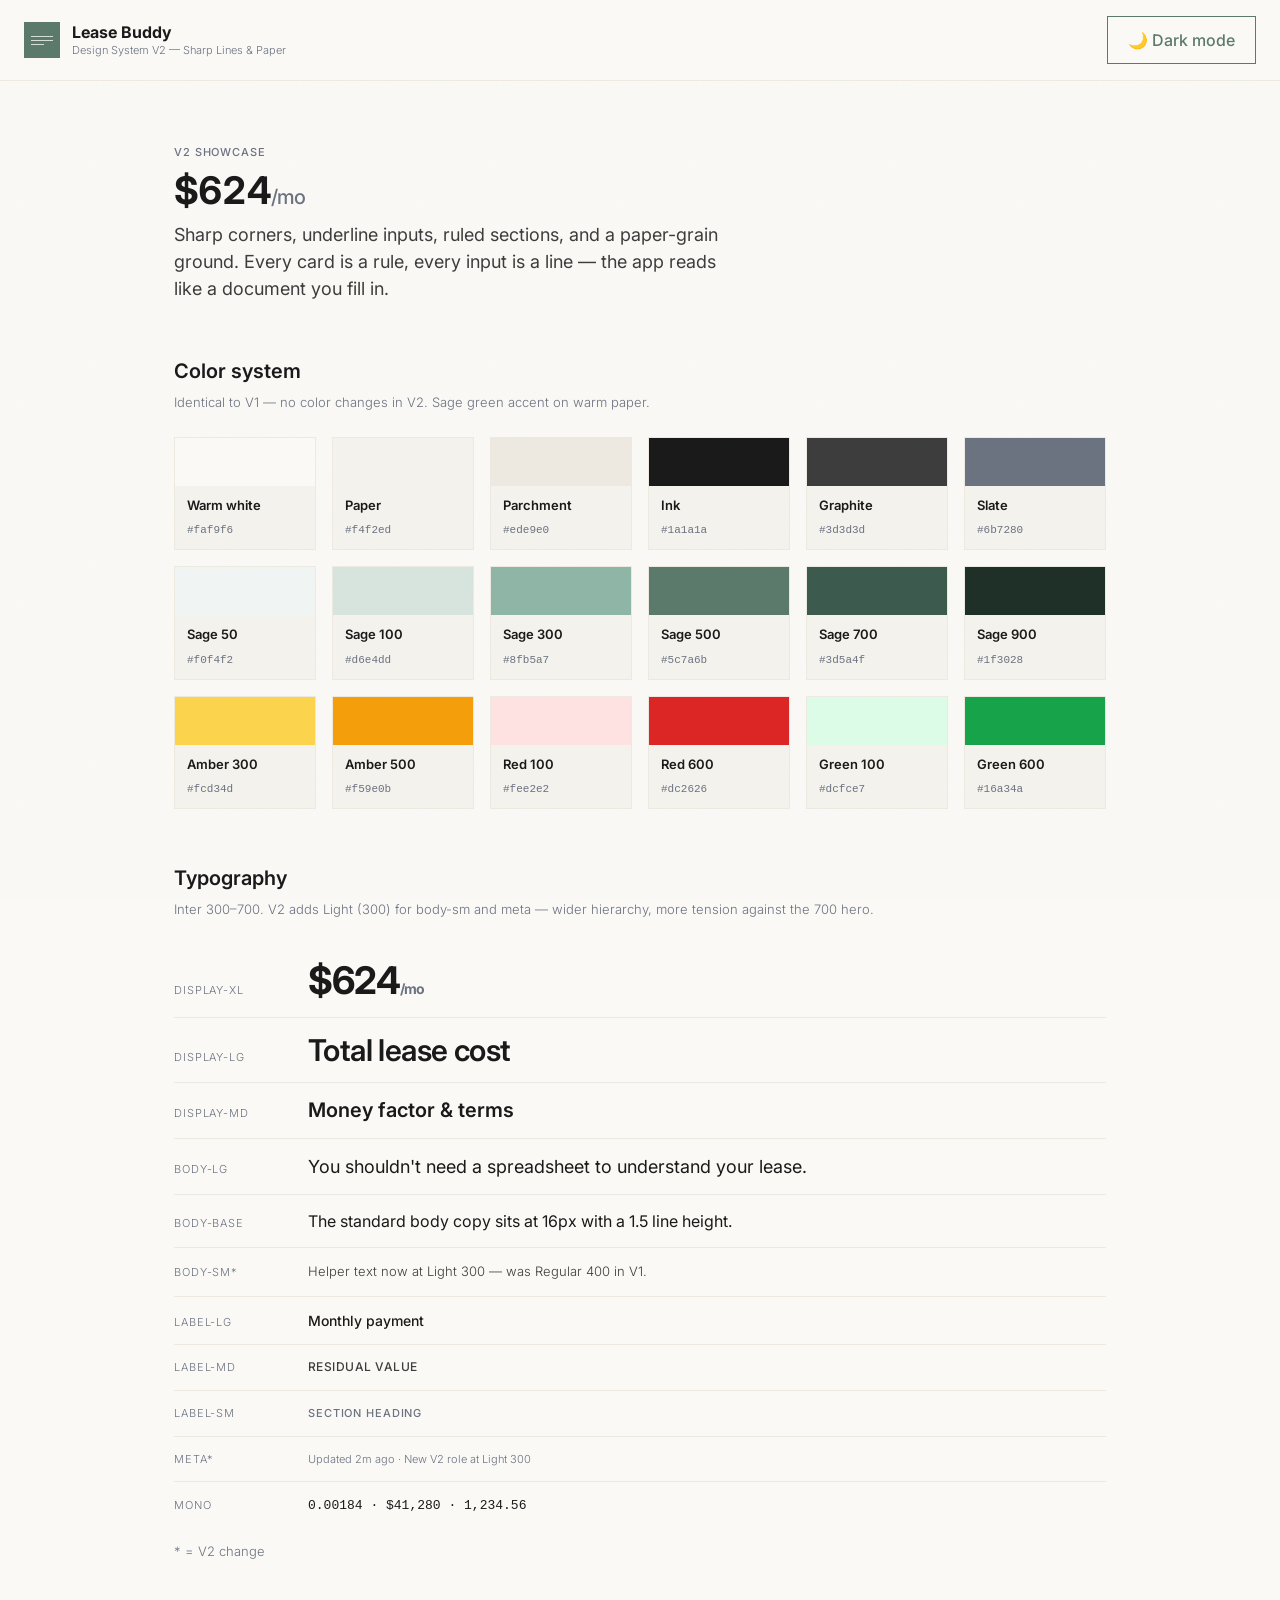
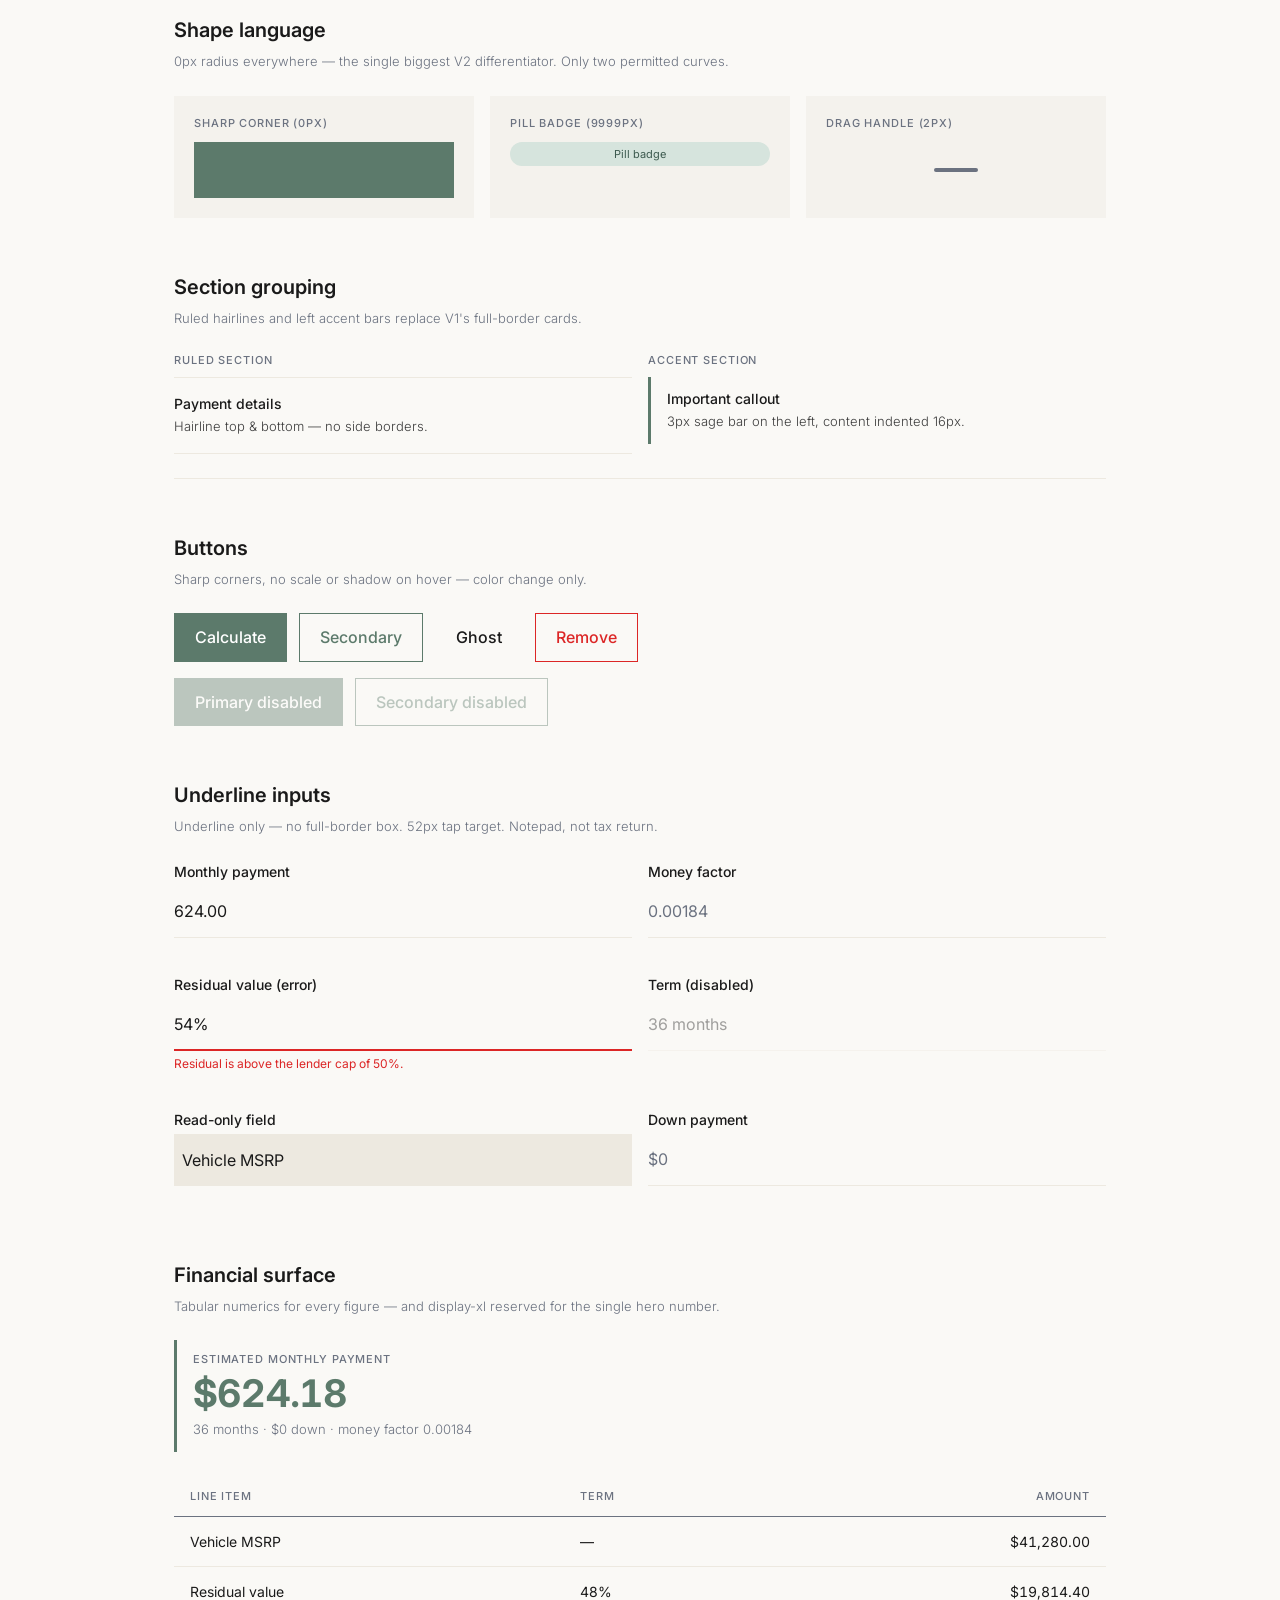
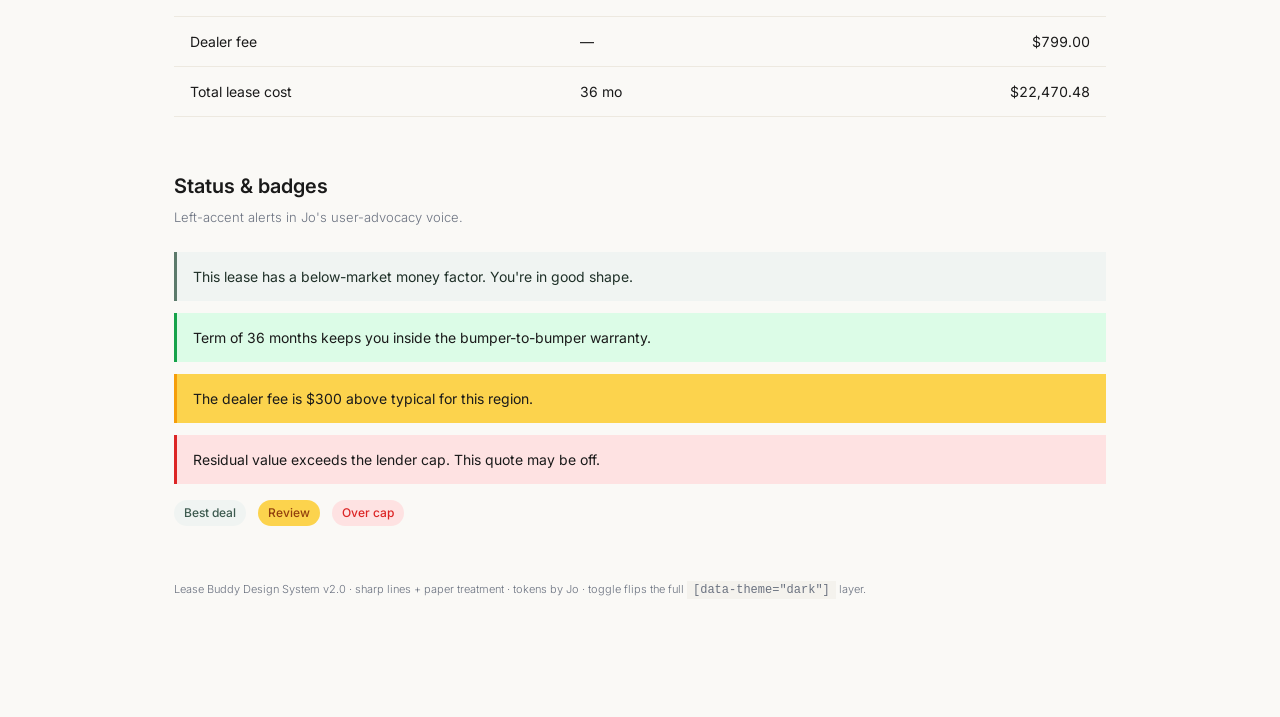
<file: design-system-v2/showcase-v2.html>
<!DOCTYPE html>
<html lang="en">
<head>
<meta charset="UTF-8">
<meta name="viewport" content="width=device-width, initial-scale=1.0">
<title>Lease Buddy — Design System V2 Showcase</title>
<style>
/* =============================================================================
   LEASE BUDDY — DESIGN TOKENS V2 (verbatim from tokens.css)
   Sharp lines: 0px radius everywhere. Underline inputs. Paper grain.
   ============================================================================= */

@import url('https://fonts.googleapis.com/css2?family=Inter:wght@300;400;500;600;700&display=swap');

:root {
  --color-warm-white:  #faf9f6;
  --color-paper:       #f4f2ed;
  --color-parchment:   #ede9e0;
  --color-ink:         #1a1a1a;
  --color-graphite:    #3d3d3d;
  --color-slate:       #6b7280;
  --color-fog:         #9ca3af;
  --color-white:       #ffffff;

  --color-sage-50:     #f0f4f2;
  --color-sage-100:    #d6e4dd;
  --color-sage-300:    #8fb5a7;
  --color-sage-500:    #5c7a6b;
  --color-sage-700:    #3d5a4f;
  --color-sage-900:    #1f3028;

  --color-amber-300:   #fcd34d;
  --color-amber-500:   #f59e0b;
  --color-red-100:     #fee2e2;
  --color-red-400:     #f87171;
  --color-red-600:     #dc2626;
  --color-green-100:   #dcfce7;
  --color-green-400:   #4ade80;
  --color-green-600:   #16a34a;

  --color-dark-base:           #121210;
  --color-dark-surface:        #1c1c1a;
  --color-dark-surface-raised: #252523;
  --color-dark-border:         #2e2e2c;
  --color-dark-text-primary:   #e8e4db;
  --color-dark-text-secondary: #a09890;
  --color-dark-text-muted:     #6b6560;

  --color-bg:             var(--color-warm-white);
  --color-surface:        var(--color-paper);
  --color-surface-raised: var(--color-parchment);
  --color-text-primary:   var(--color-ink);
  --color-text-secondary: var(--color-graphite);
  --color-text-muted:     var(--color-slate);
  --color-text-disabled:  var(--color-fog);
  --color-text-inverse:   var(--color-white);
  --color-text-accent:    var(--color-sage-500);
  --color-border-default: var(--color-parchment);
  --color-border-strong:  var(--color-slate);
  --color-border-accent:  var(--color-sage-500);
  --color-border-error:   var(--color-red-600);
  --color-accent:         var(--color-sage-500);
  --color-accent-hover:   var(--color-sage-700);
  --color-accent-subtle:  var(--color-sage-50);
  --color-accent-muted:   var(--color-sage-100);
  --color-warning-icon:   var(--color-amber-500);
  --color-warning-bg:     var(--color-amber-300);
  --color-error-icon:     var(--color-red-600);
  --color-error-bg:       var(--color-red-100);
  --color-success-icon:   var(--color-green-600);
  --color-success-bg:     var(--color-green-100);

  --font-base: 'Inter', -apple-system, BlinkMacSystemFont, 'Segoe UI', sans-serif;
  --font-mono: 'JetBrains Mono', 'Fira Code', 'Consolas', monospace;

  --size-xs: 11px; --size-sm: 12px; --size-md: 13px; --size-base: 16px;
  --size-lg: 18px; --size-xl: 20px; --size-2xl: 30px; --size-3xl: 38px;

  --weight-light: 300; --weight-regular: 400; --weight-medium: 500;
  --weight-semibold: 600; --weight-bold: 700;

  --leading-tight: 1.2; --leading-snug: 1.3; --leading-label: 1.4;
  --leading-heading: 1.35; --leading-body: 1.5;

  --tracking-tight: -0.02em; --tracking-normal: 0em;
  --tracking-wide: 0.04em; --tracking-widest: 0.08em;

  --space-1: 4px; --space-2: 8px; --space-3: 12px; --space-4: 16px;
  --space-5: 20px; --space-6: 24px; --space-8: 32px;

  --radius-none: 0px; --radius-full: 9999px; --radius-drag-handle: 2px;

  --border-none: 0px; --border-thin: 1px; --border-medium: 1.5px; --border-thick: 2px;

  --input-border-width-default: 1.5px;
  --input-border-width-focus: 2px;
  --input-border-color-default: var(--color-parchment);
  --input-border-color-focus: var(--color-sage-500);
  --input-border-color-error: var(--color-red-600);
  --input-border-color-disabled: var(--color-parchment);
  --input-tap-target-height: 52px;
  --input-bg-readonly: var(--color-parchment);
  --input-opacity-disabled: 0.4;

  --section-divider-width: 1px;
  --section-divider-color: var(--color-parchment);
  --section-accent-bar-width: 3px;
  --section-accent-bar-color: var(--color-sage-500);
  --section-accent-bar-indent: 16px;

  --texture-grain-opacity-light: 0.025;
  --texture-grain-opacity-dark: 0.040;

  --shadow-focus: 0 0 0 2px #faf9f6, 0 0 0 4px #5c7a6b;
  --shadow-focus-error: 0 0 0 2px #faf9f6, 0 0 0 4px #dc2626;
}

[data-theme="dark"] {
  --color-bg:             var(--color-dark-base);
  --color-surface:        var(--color-dark-surface);
  --color-surface-raised: var(--color-dark-surface-raised);
  --color-border-default: var(--color-dark-border);
  --color-text-primary:   var(--color-dark-text-primary);
  --color-text-secondary: var(--color-dark-text-secondary);
  --color-text-muted:     var(--color-dark-text-muted);
  --color-text-disabled:  var(--color-dark-text-muted);
  --color-text-inverse:   var(--color-ink);
  --color-text-accent:    var(--color-sage-300);
  --color-accent:         var(--color-sage-300);
  --color-accent-hover:   var(--color-sage-500);
  --color-accent-subtle:  var(--color-sage-900);
  --color-accent-muted:   var(--color-sage-700);
  --color-border-accent:  var(--color-sage-300);
  --color-border-error:   var(--color-red-400);
  --color-error-bg:       rgba(220,38,38,0.16);
  --color-error-icon:     var(--color-red-400);
  --color-success-bg:     rgba(22,163,74,0.16);
  --color-success-icon:   var(--color-green-400);
  --color-warning-bg:     rgba(245,158,11,0.16);
  --color-warning-icon:   var(--color-amber-300);
  --section-divider-color: var(--color-dark-border);
  --input-border-color-default: var(--color-dark-border);
}

*, *::before, *::after { box-sizing: border-box; margin: 0; padding: 0; }

html { font-size: var(--size-base); -webkit-text-size-adjust: 100%; }

body {
  font-family: var(--font-base);
  font-size: var(--size-base);
  font-weight: var(--weight-regular);
  line-height: var(--leading-body);
  color: var(--color-text-primary);
  background-color: var(--color-bg);
  -webkit-font-smoothing: antialiased;
  -moz-osx-font-smoothing: grayscale;
  position: relative;
}

body::before {
  content: '';
  position: fixed;
  inset: 0;
  pointer-events: none;
  z-index: 0;
  opacity: var(--texture-grain-opacity-light);
  background-image: url("data:image/svg+xml,%3Csvg xmlns='http://www.w3.org/2000/svg' width='200' height='200'%3E%3Cfilter id='grain'%3E%3CfeTurbulence type='fractalNoise' baseFrequency='0.65' numOctaves='3' stitchTiles='stitch'/%3E%3C/filter%3E%3Crect width='100%25' height='100%25' filter='url(%23grain)'/%3E%3C/svg%3E");
  background-repeat: repeat;
  background-size: 200px 200px;
}

[data-theme="dark"] body::before { opacity: var(--texture-grain-opacity-dark); }

/* typographic roles */
.type-display-xl { font-size: 38px; font-weight: 700; line-height: 1.2; letter-spacing: -0.02em; }
.type-display-lg { font-size: 30px; font-weight: 600; line-height: 1.2; letter-spacing: -0.02em; }
.type-display-md { font-size: 20px; font-weight: 600; line-height: 1.35; }
.type-body-lg  { font-size: 18px; font-weight: 400; line-height: 1.5; }
.type-body-base{ font-size: 16px; font-weight: 400; line-height: 1.5; }
.type-body-sm  { font-size: 13px; font-weight: 300; line-height: 1.5; color: var(--color-text-secondary); }
.type-label-lg { font-size: 14px; font-weight: 500; line-height: 1.4; }
.type-label-md { font-size: 12px; font-weight: 500; line-height: 1.4; letter-spacing: 0.04em; color: var(--color-text-secondary); }
.type-label-sm { font-size: 11px; font-weight: 500; line-height: 1.3; letter-spacing: 0.08em; text-transform: uppercase; color: var(--color-text-muted); }
.type-meta     { font-size: 11px; font-weight: 300; line-height: 1.3; color: var(--color-text-muted); }
.type-mono     { font-family: var(--font-mono); font-size: 13px; font-weight: 400; line-height: 1.5; font-variant-numeric: tabular-nums lining-nums; }
.tabular       { font-variant-numeric: tabular-nums lining-nums; }

/* components */
.input-underline {
  display: block; width: 100%; min-height: 52px; padding: 12px 0;
  font-family: var(--font-base); font-size: 16px; font-weight: 400; line-height: 1.5;
  color: var(--color-text-primary); background: transparent;
  border: none; border-bottom: 1.5px solid var(--input-border-color-default);
  border-radius: 0; outline: none; appearance: none; -webkit-appearance: none;
  transition: border-color 100ms cubic-bezier(0.4,0,0.2,1);
}
.input-underline::placeholder { color: var(--color-text-muted); }
.input-underline:focus { border-bottom-width: 2px; border-bottom-color: var(--input-border-color-focus); }
.input-underline:disabled { border-bottom-color: var(--input-border-color-disabled); opacity: 0.4; cursor: not-allowed; }
.input-underline[readonly] { border-bottom: none; background-color: var(--input-bg-readonly); padding-left: 8px; padding-right: 8px; cursor: default; }
.input-underline.error { border-bottom-width: 2px; border-bottom-color: var(--input-border-color-error); }

.section-ruled { border-top: 1px solid var(--section-divider-color); border-bottom: 1px solid var(--section-divider-color); padding-top: 16px; padding-bottom: 16px; }
.section-accent { border-left: 3px solid var(--section-accent-bar-color); padding-left: 16px; padding-top: 12px; padding-bottom: 12px; }
.divider { border: none; border-top: 1px solid var(--section-divider-color); margin: 0; }

.btn {
  display: inline-flex; align-items: center; justify-content: center; gap: 8px;
  padding: 12px 20px; font-family: var(--font-base); font-size: 16px; font-weight: 500;
  line-height: 1.4; text-decoration: none; cursor: pointer;
  border-radius: 0; border: 1.5px solid transparent;
  transition: background-color 100ms cubic-bezier(0.4,0,0.2,1), color 100ms, border-color 100ms;
}
.btn:disabled { opacity: 0.4; cursor: not-allowed; pointer-events: none; }
.btn-primary { background-color: var(--color-sage-500); color: var(--color-white); border-color: var(--color-sage-500); }
.btn-primary:hover:not(:disabled) { background-color: var(--color-sage-700); border-color: var(--color-sage-700); }
.btn-secondary { background-color: transparent; color: var(--color-sage-500); border-color: var(--color-sage-500); }
.btn-secondary:hover:not(:disabled) { background-color: var(--color-sage-50); }
.btn-ghost { background-color: transparent; color: var(--color-text-primary); border-color: transparent; }
.btn-ghost:hover:not(:disabled) { background-color: var(--color-parchment); }
.btn-destructive { background-color: transparent; color: var(--color-red-600); border-color: var(--color-red-600); }
.btn-destructive:hover:not(:disabled) { background-color: var(--color-red-100); }

:focus-visible { outline: none; box-shadow: var(--shadow-focus); }

.badge { display: inline-block; padding: 4px 10px; border-radius: 9999px; font-size: 12px; font-weight: 500; }
.badge-sage  { background: var(--color-sage-50); color: var(--color-sage-700); }
.badge-amber { background: var(--color-warning-bg); color: #92400e; }
.badge-red   { background: var(--color-error-bg); color: var(--color-error-icon); }

.swatch { border-radius: 0; border: 1px solid var(--color-border-default); }

/* showcase page layout */
.wrap { position: relative; z-index: 1; max-width: 980px; margin: 0 auto; padding: 40px 24px 120px; }
.topbar { position: sticky; top: 0; z-index: 10; display: flex; align-items: center; justify-content: space-between; padding: 16px 24px; background: var(--color-bg); border-bottom: 1px solid var(--section-divider-color); }
.topbar .brand { display: flex; align-items: center; gap: 12px; }
.logo-mark { width: 36px; height: 36px; background: var(--color-sage-500); border-radius: 0; display: flex; flex-direction: column; justify-content: center; gap: 3px; padding: 0 7px; }
.logo-mark span { display: block; height: 1px; background: rgba(255,255,255,0.75); }
.logo-mark span:last-child { width: 60%; }
.section { margin-top: 56px; }
.section h2 { font-size: 20px; font-weight: 600; line-height: 1.35; margin-bottom: 8px; }
.section > .hint { font-size: 13px; font-weight: 300; color: var(--color-text-muted); margin-bottom: 24px; }
.grid { display: grid; gap: 16px; }
.cols-2 { grid-template-columns: repeat(2, 1fr); }
.cols-3 { grid-template-columns: repeat(3, 1fr); }
.cols-4 { grid-template-columns: repeat(4, 1fr); }
.cols-6 { grid-template-columns: repeat(6, 1fr); }
@media (max-width: 720px) { .cols-2,.cols-3,.cols-4,.cols-6 { grid-template-columns: 1fr; } }

.swatch-cell { border: 1px solid var(--section-divider-color); background: var(--color-surface); }
.swatch-cell .chip { height: 48px; }
.swatch-cell .meta { padding: 10px 12px; }
.swatch-cell .meta b { display: block; font-weight: 600; font-size: 13px; }
.swatch-cell .meta code { font-size: 11px; color: var(--color-text-muted); font-family: var(--font-mono); }

.type-row { display: flex; align-items: baseline; gap: 24px; padding: 14px 0; border-bottom: 1px solid var(--section-divider-color); }
.type-row .name { width: 110px; font-size: 11px; font-weight: 300; color: var(--color-text-muted); text-transform: uppercase; letter-spacing: 0.08em; flex-shrink: 0; }

.demo-card { background: var(--color-surface); padding: 20px; border: none; }
.demo-row { display: flex; flex-wrap: wrap; gap: 12px; align-items: center; }

.alert { display: flex; gap: 10px; padding: 14px 16px; border-left: 3px solid; font-size: 14px; }
.alert-info    { background: var(--color-sage-50); border-color: var(--color-sage-500); color: var(--color-sage-900); }
.alert-success { background: var(--color-success-bg); border-color: var(--color-success-icon); }
.alert-warning { background: var(--color-warning-bg); border-color: var(--color-warning-icon); }
.alert-error   { background: var(--color-error-bg); border-color: var(--color-error-icon); }

table { width: 100%; border-collapse: collapse; font-size: 14px; }
th { text-align: left; font-size: 11px; font-weight: 500; letter-spacing: 0.08em; text-transform: uppercase; color: var(--color-text-muted); padding: 12px 16px; border-bottom: 1px solid var(--color-border-strong); }
td { padding: 14px 16px; border-bottom: 1px solid var(--section-divider-color); }
td:last-child, th:last-child { text-align: right; font-variant-numeric: tabular-nums lining-nums; }

.hero-figure { font-size: 38px; font-weight: 700; line-height: 1.2; letter-spacing: -0.02em; font-variant-numeric: tabular-nums lining-nums; }

.field { margin-bottom: 20px; }
.field label { display: block; font-size: 14px; font-weight: 500; margin-bottom: 4px; }
.field .help { font-size: 11px; font-weight: 300; color: var(--color-text-muted); margin-top: 4px; }
.field .error-text { font-size: 12px; color: var(--color-error-icon); margin-top: 4px; }

.pill-preview { height: 24px; background: var(--color-sage-100); border-radius: 9999px; display: flex; align-items: center; justify-content: center; font-size: 11px; color: var(--color-sage-700); }
.draghandle-preview { width: 44px; height: 4px; background: var(--color-slate); border-radius: 2px; margin: 0 auto; }

.chip-soft { background: var(--color-sage-100); border-radius: 0; }
code.token { font-family: var(--font-mono); font-size: 12px; background: var(--color-surface); padding: 2px 6px; }
</style>
</head>
<body>

<div class="topbar">
  <div class="brand">
    <div class="logo-mark"><span></span><span></span><span></span></div>
    <div>
      <div style="font-weight: 700; font-size: 16px; line-height: 1.2;">Lease Buddy</div>
      <div class="type-meta">Design System V2 — Sharp Lines &amp; Paper</div>
    </div>
  </div>
  <button class="btn btn-secondary" id="themeToggle" type="button">🌙 Dark mode</button>
</div>

<div class="wrap">

  <!-- HERO -->
  <section class="section" style="margin-top: 24px;">
    <div class="type-label-sm">V2 showcase</div>
    <h1 class="hero-figure" style="margin-top: 8px;">$624<span style="font-size:20px;font-weight:500;color:var(--color-text-muted);">/mo</span></h1>
    <p class="type-body-lg" style="max-width: 560px; color: var(--color-text-secondary); margin-top: 8px;">
      Sharp corners, underline inputs, ruled sections, and a paper-grain ground. Every card is a rule, every input is a line — the app reads like a document you fill in.
    </p>
  </section>

  <!-- COLOR PALETTE -->
  <section class="section">
    <h2>Color system</h2>
    <p class="hint">Identical to V1 — no color changes in V2. Sage green accent on warm paper.</p>
    <div class="grid cols-6">
      <div class="swatch-cell"><div class="chip" style="background:#faf9f6"></div><div class="meta"><b>Warm white</b><code>#faf9f6</code></div></div>
      <div class="swatch-cell"><div class="chip" style="background:#f4f2ed"></div><div class="meta"><b>Paper</b><code>#f4f2ed</code></div></div>
      <div class="swatch-cell"><div class="chip" style="background:#ede9e0"></div><div class="meta"><b>Parchment</b><code>#ede9e0</code></div></div>
      <div class="swatch-cell"><div class="chip" style="background:#1a1a1a"></div><div class="meta"><b>Ink</b><code>#1a1a1a</code></div></div>
      <div class="swatch-cell"><div class="chip" style="background:#3d3d3d"></div><div class="meta"><b>Graphite</b><code>#3d3d3d</code></div></div>
      <div class="swatch-cell"><div class="chip" style="background:#6b7280"></div><div class="meta"><b>Slate</b><code>#6b7280</code></div></div>
      <div class="swatch-cell"><div class="chip" style="background:#f0f4f2"></div><div class="meta"><b>Sage 50</b><code>#f0f4f2</code></div></div>
      <div class="swatch-cell"><div class="chip" style="background:#d6e4dd"></div><div class="meta"><b>Sage 100</b><code>#d6e4dd</code></div></div>
      <div class="swatch-cell"><div class="chip" style="background:#8fb5a7"></div><div class="meta"><b>Sage 300</b><code>#8fb5a7</code></div></div>
      <div class="swatch-cell"><div class="chip" style="background:#5c7a6b"></div><div class="meta"><b>Sage 500</b><code>#5c7a6b</code></div></div>
      <div class="swatch-cell"><div class="chip" style="background:#3d5a4f"></div><div class="meta"><b>Sage 700</b><code>#3d5a4f</code></div></div>
      <div class="swatch-cell"><div class="chip" style="background:#1f3028"></div><div class="meta"><b>Sage 900</b><code>#1f3028</code></div></div>
      <div class="swatch-cell"><div class="chip" style="background:#fcd34d"></div><div class="meta"><b>Amber 300</b><code>#fcd34d</code></div></div>
      <div class="swatch-cell"><div class="chip" style="background:#f59e0b"></div><div class="meta"><b>Amber 500</b><code>#f59e0b</code></div></div>
      <div class="swatch-cell"><div class="chip" style="background:#fee2e2"></div><div class="meta"><b>Red 100</b><code>#fee2e2</code></div></div>
      <div class="swatch-cell"><div class="chip" style="background:#dc2626"></div><div class="meta"><b>Red 600</b><code>#dc2626</code></div></div>
      <div class="swatch-cell"><div class="chip" style="background:#dcfce7"></div><div class="meta"><b>Green 100</b><code>#dcfce7</code></div></div>
      <div class="swatch-cell"><div class="chip" style="background:#16a34a"></div><div class="meta"><b>Green 600</b><code>#16a34a</code></div></div>
    </div>
  </section>

  <!-- TYPOGRAPHY -->
  <section class="section">
    <h2>Typography</h2>
    <p class="hint">Inter 300–700. V2 adds Light (300) for body-sm and meta — wider hierarchy, more tension against the 700 hero.</p>
    <div class="type-row"><span class="name">display-xl</span><span class="type-display-xl">$624<span style="font-size:14px;color:var(--color-text-muted)">/mo</span></span></div>
    <div class="type-row"><span class="name">display-lg</span><span class="type-display-lg">Total lease cost</span></div>
    <div class="type-row"><span class="name">display-md</span><span class="type-display-md">Money factor &amp; terms</span></div>
    <div class="type-row"><span class="name">body-lg</span><span class="type-body-lg">You shouldn't need a spreadsheet to understand your lease.</span></div>
    <div class="type-row"><span class="name">body-base</span><span class="type-body-base">The standard body copy sits at 16px with a 1.5 line height.</span></div>
    <div class="type-row"><span class="name">body-sm*</span><span class="type-body-sm">Helper text now at Light 300 — was Regular 400 in V1.</span></div>
    <div class="type-row"><span class="name">label-lg</span><span class="type-label-lg">Monthly payment</span></div>
    <div class="type-row"><span class="name">label-md</span><span class="type-label-md">RESIDUAL VALUE</span></div>
    <div class="type-row"><span class="name">label-sm</span><span class="type-label-sm">Section heading</span></div>
    <div class="type-row"><span class="name">meta*</span><span class="type-meta">Updated 2m ago · New V2 role at Light 300</span></div>
    <div class="type-row" style="border-bottom:none;"><span class="name">mono</span><span class="type-mono">0.00184 · $41,280 · 1,234.56</span></div>
    <p class="hint" style="margin-top: 12px;">* = V2 change</p>
  </section>

  <!-- SHAPE LANGUAGE -->
  <section class="section">
    <h2>Shape language</h2>
    <p class="hint">0px radius everywhere — the single biggest V2 differentiator. Only two permitted curves.</p>
    <div class="grid cols-3">
      <div class="demo-card"><div class="type-label-sm" style="margin-bottom:12px;">Sharp corner (0px)</div><div style="height:56px;background:var(--color-sage-500);border-radius:0;"></div></div>
      <div class="demo-card"><div class="type-label-sm" style="margin-bottom:12px;">Pill badge (9999px)</div><div class="pill-preview">Pill badge</div></div>
      <div class="demo-card"><div class="type-label-sm" style="margin-bottom:12px;">Drag handle (2px)</div><div style="padding:26px 0;"><div class="draghandle-preview"></div></div></div>
    </div>
  </section>

  <!-- SECTION GROUPING -->
  <section class="section">
    <h2>Section grouping</h2>
    <p class="hint">Ruled hairlines and left accent bars replace V1's full-border cards.</p>
    <div class="grid cols-2">
      <div>
        <div class="type-label-sm" style="margin-bottom:10px;">Ruled section</div>
        <div class="section-ruled">
          <div class="type-label-lg">Payment details</div>
          <p class="type-body-sm" style="margin-top:4px;">Hairline top &amp; bottom — no side borders.</p>
        </div>
      </div>
      <div>
        <div class="type-label-sm" style="margin-bottom:10px;">Accent section</div>
        <div class="section-accent">
          <div class="type-label-lg">Important callout</div>
          <p class="type-body-sm" style="margin-top:4px;">3px sage bar on the left, content indented 16px.</p>
        </div>
      </div>
    </div>
    <hr class="divider" style="margin-top:24px;">
  </section>

  <!-- BUTTONS -->
  <section class="section">
    <h2>Buttons</h2>
    <p class="hint">Sharp corners, no scale or shadow on hover — color change only.</p>
    <div class="demo-row" style="margin-bottom:16px;">
      <button class="btn btn-primary">Calculate</button>
      <button class="btn btn-secondary">Secondary</button>
      <button class="btn btn-ghost">Ghost</button>
      <button class="btn btn-destructive">Remove</button>
    </div>
    <div class="demo-row">
      <button class="btn btn-primary" disabled>Primary disabled</button>
      <button class="btn btn-secondary" disabled>Secondary disabled</button>
    </div>
  </section>

  <!-- INPUTS -->
  <section class="section">
    <h2>Underline inputs</h2>
    <p class="hint">Underline only — no full-border box. 52px tap target. Notepad, not tax return.</p>
    <div class="grid cols-2">
      <div class="field">
        <label>Monthly payment</label>
        <input class="input-underline" type="text" value="624.00">
      </div>
      <div class="field">
        <label>Money factor</label>
        <input class="input-underline" type="text" placeholder="0.00184">
      </div>
      <div class="field">
        <label>Residual value (error)</label>
        <input class="input-underline error" type="text" value="54%">
        <div class="error-text">Residual is above the lender cap of 50%.</div>
      </div>
      <div class="field">
        <label>Term (disabled)</label>
        <input class="input-underline" type="text" value="36 months" disabled>
      </div>
      <div class="field">
        <label>Read-only field</label>
        <input class="input-underline" type="text" value="Vehicle MSRP" readonly>
      </div>
      <div class="field">
        <label>Down payment</label>
        <input class="input-underline" type="text" placeholder="$0">
      </div>
    </div>
  </section>

  <!-- HERO FIGURE + DATA TABLE -->
  <section class="section">
    <h2>Financial surface</h2>
    <p class="hint">Tabular numerics for every figure — and display-xl reserved for the single hero number.</p>
    <div class="section-accent" style="margin-bottom:24px;">
      <div class="type-label-sm">Estimated monthly payment</div>
      <div class="hero-figure" style="margin-top:4px; color: var(--color-sage-500);">$624.18</div>
      <div class="type-body-sm" style="margin-top:4px; color: var(--color-text-muted);">36 months · $0 down · money factor 0.00184</div>
    </div>
    <table>
      <thead><tr><th>Line item</th><th>Term</th><th>Amount</th></tr></thead>
      <tbody>
        <tr><td>Vehicle MSRP</td><td>—</td><td class="tabular">$41,280.00</td></tr>
        <tr><td>Residual value</td><td>48%</td><td class="tabular">$19,814.40</td></tr>
        <tr><td>Dealer fee</td><td>—</td><td class="tabular">$799.00</td></tr>
        <tr><td>Total lease cost</td><td>36 mo</td><td class="tabular">$22,470.48</td></tr>
      </tbody>
    </table>
  </section>

  <!-- STATUS ALERTS + BADGES -->
  <section class="section">
    <h2>Status &amp; badges</h2>
    <p class="hint">Left-accent alerts in Jo's user-advocacy voice.</p>
    <div class="grid" style="gap:12px;">
      <div class="alert alert-info">This lease has a below-market money factor. You're in good shape.</div>
      <div class="alert alert-success">Term of 36 months keeps you inside the bumper-to-bumper warranty.</div>
      <div class="alert alert-warning">The dealer fee is $300 above typical for this region.</div>
      <div class="alert alert-error">Residual value exceeds the lender cap. This quote may be off.</div>
    </div>
    <div class="demo-row" style="margin-top:16px;">
      <span class="badge badge-sage">Best deal</span>
      <span class="badge badge-amber">Review</span>
      <span class="badge badge-red">Over cap</span>
    </div>
  </section>

  <p class="type-meta" style="margin-top:56px;">Lease Buddy Design System v2.0 · sharp lines + paper treatment · tokens by Jo · toggle flips the full <code class="token">[data-theme="dark"]</code> layer.</p>

</div>

<script>
  const btn = document.getElementById('themeToggle');
  btn.addEventListener('click', () => {
    const root = document.documentElement;
    const dark = root.getAttribute('data-theme') === 'dark';
    if (dark) { root.removeAttribute('data-theme'); btn.textContent = '🌙 Dark mode'; }
    else { root.setAttribute('data-theme', 'dark'); btn.textContent = '☀️ Light mode'; }
  });
</script>
</body>
</html>
</file>
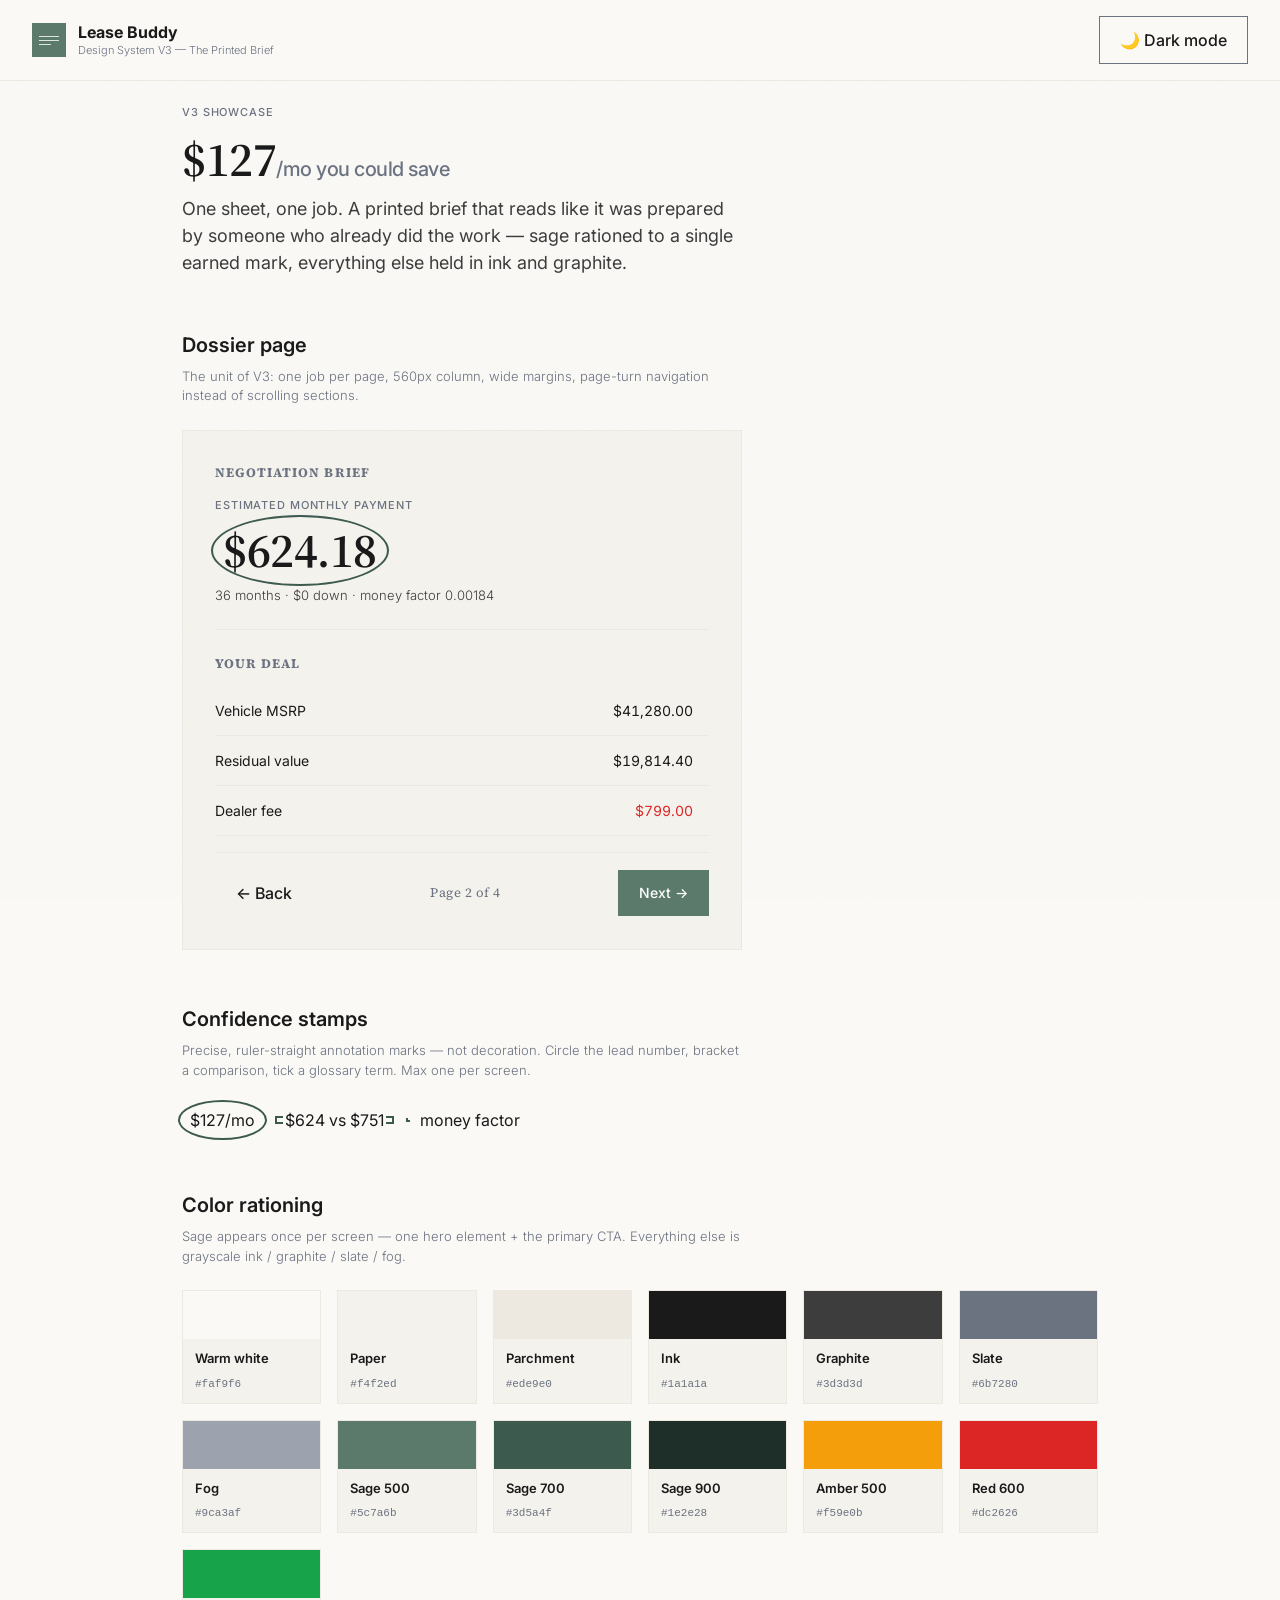
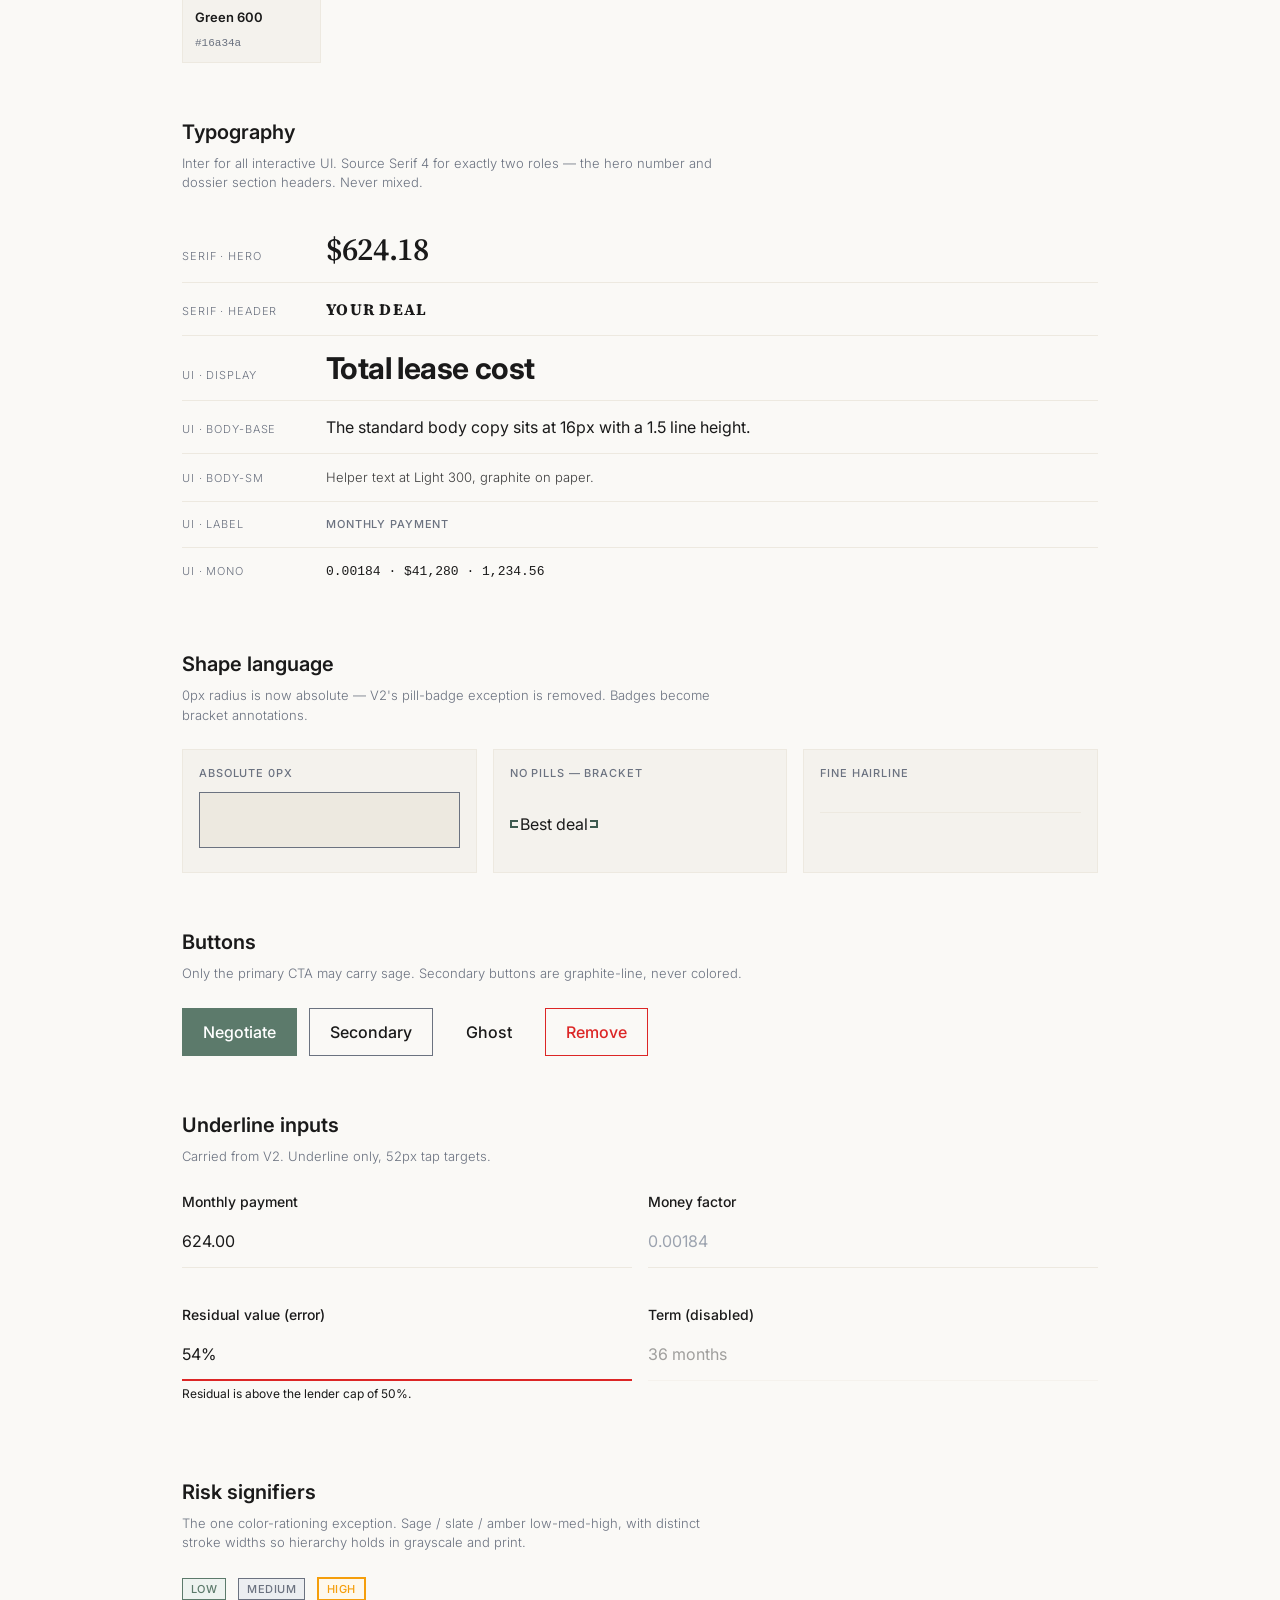
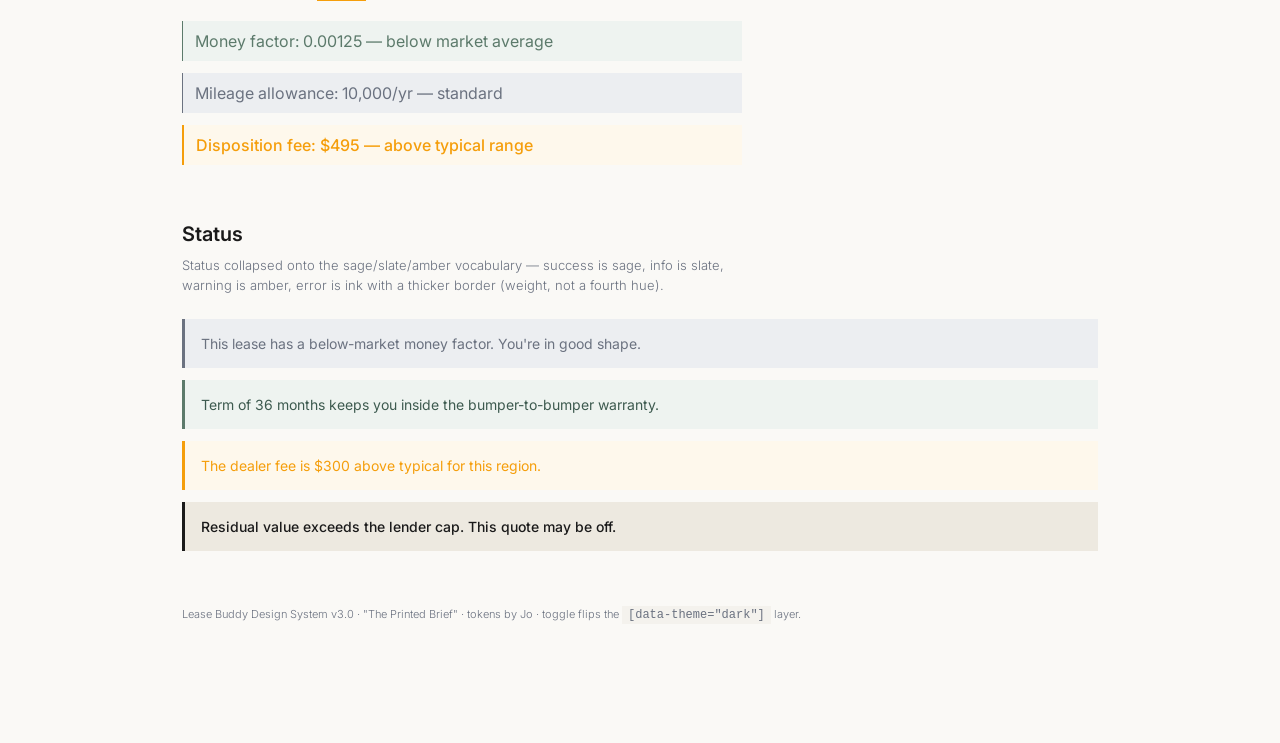
<file: design-system-v3/showcase-v3.html>
<!DOCTYPE html>
<html lang="en">
<head>
<meta charset="UTF-8">
<meta name="viewport" content="width=device-width, initial-scale=1.0">
<title>Lease Buddy — Design System V3 Showcase</title>
<style>
/* =============================================================================
   LEASE BUDDY — DESIGN TOKENS V3 (verbatim from tokens.css)
   "The Printed Brief" — paper prototyping + Kindle Paperwhite.
   Color is rationed. Serif reserved for authority moments. Confidence stamps.
   ============================================================================= */

@import url('https://fonts.googleapis.com/css2?family=Inter:wght@300;400;500;600;700&family=Source+Serif+4:wght@400;600;700&display=swap');

:root {
  --color-warm-white:          #faf9f6;
  --color-paper:               #f4f2ed;
  --color-parchment:           #ede9e0;
  --color-ink:                 #1a1a1a;
  --color-graphite:            #3d3d3d;
  --color-slate:               #6b7280;
  --color-fog:                 #9ca3af;
  --color-white:               #ffffff;

  --color-sage-50:             #eef3f0;
  --color-sage-100:            #d4e4dc;
  --color-sage-300:            #8ab5a4;
  --color-sage-500:            #5c7a6b;
  --color-sage-700:            #3d5a4f;
  --color-sage-900:            #1e2e28;

  --color-amber-300:           #fcd34d;
  --color-amber-500:           #f59e0b;
  --color-red-100:             #fee2e2;
  --color-red-400:             #f87171;
  --color-red-600:             #dc2626;
  --color-green-100:           #dcfce7;
  --color-green-400:           #4ade80;
  --color-green-600:           #16a34a;

  --color-dark-base:           #0f1117;
  --color-dark-surface:        #1a1d27;
  --color-dark-surface-raised: #22263a;
  --color-dark-border:         #2a2d3a;
  --color-dark-text-primary:   #f0ede8;
  --color-dark-text-secondary: #9ca3af;
  --color-dark-text-muted:     #6b7280;

  --bg-app:               var(--color-warm-white);
  --bg-surface:           var(--color-paper);
  --bg-inset:             var(--color-parchment);
  --text-primary:         var(--color-ink);
  --text-secondary:       var(--color-graphite);
  --text-muted:           var(--color-slate);
  --text-placeholder:     var(--color-fog);
  --text-disabled:        var(--color-fog);
  --text-on-accent:       var(--color-white);

  --border-default:       var(--color-parchment);
  --border-strong:        var(--color-slate);
  --border-focus:         var(--color-sage-500);

  --accent:               var(--color-sage-500);
  --accent-hover:         var(--color-sage-700);
  --accent-pressed:       var(--color-sage-700);
  --accent-subtle:        var(--color-sage-50);
  --accent-muted:         var(--color-sage-100);
  --accent-on-accent:     var(--color-white);

  --stamp-ink:            var(--color-sage-700);

  --status-error-bg:      var(--color-parchment);
  --status-error-text:    var(--color-ink);
  --status-error-border:  var(--color-ink);
  --status-error-border-width: 3px;
  --status-warning-bg:    #fef8ec;
  --status-warning-text:  var(--color-amber-500);
  --status-warning-border:var(--color-amber-500);
  --status-success-bg:    var(--color-sage-50);
  --status-success-text:  var(--color-sage-700);
  --status-success-border:var(--color-sage-500);
  --status-info-bg:       #eceef1;
  --status-info-text:     var(--color-slate);
  --status-info-border:   var(--color-slate);

  --font-ui:          'Inter', -apple-system, BlinkMacSystemFont, 'Segoe UI', sans-serif;
  --font-serif:       'Source Serif 4', Georgia, 'Times New Roman', serif;
  --font-mono:        'JetBrains Mono', 'Fira Code', 'Cascadia Code', monospace;

  --text-xs:           11px;
  --text-sm:           13px;
  --text-base:         16px;
  --text-md:           18px;
  --text-lg:           20px;
  --text-xl:           24px;
  --text-2xl:          30px;
  --text-3xl:          38px;
  --text-hero-serif:      48px;
  --text-dossier-header:  13px;

  --weight-light:      300;
  --weight-regular:    400;
  --weight-medium:     500;
  --weight-semibold:   600;
  --weight-bold:       700;

  --leading-tight:     1.2;
  --leading-snug:      1.35;
  --leading-normal:    1.5;
  --leading-relaxed:   1.65;

  --tracking-tight:   -0.02em;
  --tracking-normal:   0em;
  --tracking-wide:     0.04em;
  --tracking-widest:   0.08em;

  --space-1:  4px;  --space-2:  8px;  --space-3:  12px; --space-4:  16px;
  --space-5:  20px; --space-6:  24px; --space-7:  28px; --space-8:  32px;
  --space-10: 40px; --space-12: 48px; --space-14: 56px; --space-16: 64px;
  --space-20: 80px; --space-24: 96px;

  --page-margin-minimum:  var(--space-6);   /* 24px */
  --page-margin-preferred: var(--space-8);  /* 32px */

  --radius-none:  0px;

  --border-none:   0px;
  --border-thin:   1px;
  --border-medium: 2px;
  --border-thick:  3px;

  --input-border-width-default:  1.5px;
  --input-border-width-focus:    2px;
  --input-border-color-default:  var(--color-parchment);
  --input-border-color-focus:    var(--color-sage-500);
  --input-border-color-error:    var(--color-red-600);
  --input-tap-target-height:     52px;
  --input-bg-readonly:           var(--color-parchment);
  --input-opacity-disabled:      0.4;

  --layout-max-content-width: 560px;

  --stamp-stroke-width:     2px;
  --stamp-circle-padding:   6px;
  --stamp-bracket-cap:      8px;
  --stamp-tick-length:      4px;
  --stamp-draw-duration:    250ms;
  --stamp-draw-easing:      cubic-bezier(0.4, 0, 0.2, 1);

  --texture-grain-opacity-light: 0.030;
  --texture-grain-opacity-dark:  0.045;
  --texture-diffusion-blur:      0.3px;

  --duration-fast:     100ms;
  --duration-normal:   150ms;
  --duration-page-turn: 220ms;
  --duration-slow:     300ms;
  --page-turn-settle-distance: 4px;
  --ease-standard:     cubic-bezier(0.4, 0, 0.2, 1);

  --shadow-focus:         0 0 0 3px rgba(92, 122, 107, 0.32);
  --shadow-focus-error:   0 0 0 3px rgba(220, 38, 38, 0.24);
  --shadow-overlay:       0 20px 25px rgba(26, 26, 26, 0.10), 0 10px 10px rgba(26, 26, 26, 0.04);
}

[data-theme="dark"] {
  --bg-app:               var(--color-dark-base);
  --bg-surface:           var(--color-dark-surface);
  --bg-inset:             var(--color-dark-surface-raised);
  --text-primary:         var(--color-dark-text-primary);
  --text-secondary:       var(--color-dark-text-secondary);
  --text-muted:           var(--color-dark-text-muted);
  --text-placeholder:     var(--color-dark-text-muted);
  --text-disabled:        var(--color-dark-text-muted);
  --text-on-accent:       var(--color-dark-base);
  --border-default:       var(--color-dark-border);
  --border-strong:        var(--color-slate);
  --border-focus:         var(--color-sage-300);
  --accent:               var(--color-sage-300);
  --accent-hover:         var(--color-sage-100);
  --accent-subtle:        var(--color-sage-900);
  --accent-muted:         rgba(92, 122, 107, 0.2);
  --accent-on-accent:     var(--color-dark-base);
  --stamp-ink:            var(--color-sage-300);
  --status-error-bg:      var(--color-dark-surface-raised);
  --status-error-text:    var(--color-dark-text-primary);
  --status-error-border:  var(--color-dark-text-primary);
  --status-error-border-width: 3px;
  --status-warning-bg:    rgba(245, 158, 11, 0.10);
  --status-warning-text:  var(--color-amber-300);
  --status-warning-border:var(--color-amber-300);
  --status-success-bg:    rgba(92, 122, 107, 0.12);
  --status-success-text:  var(--color-sage-300);
  --status-success-border:var(--color-sage-300);
  --status-info-bg:       rgba(107, 114, 128, 0.14);
  --status-info-text:     var(--color-slate);
  --status-info-border:   var(--color-slate);
}

*, *::before, *::after { box-sizing: border-box; margin: 0; padding: 0; }
html { font-size: var(--text-base); -webkit-text-size-adjust: 100%; }
body {
  font-family: var(--font-ui);
  font-size: var(--text-base);
  font-weight: var(--weight-regular);
  line-height: var(--leading-normal);
  color: var(--text-primary);
  background-color: var(--bg-app);
  -webkit-font-smoothing: antialiased;
  -moz-osx-font-smoothing: grayscale;
  position: relative;
}

/* E-INK GRAIN — 3.0% light / 4.5% dark, no screen-glow gradient */
body::before {
  content: '';
  position: fixed; inset: 0; pointer-events: none; z-index: 0;
  opacity: var(--texture-grain-opacity-light);
  background-image: url("data:image/svg+xml,%3Csvg xmlns='http://www.w3.org/2000/svg' width='300' height='300'%3E%3Cfilter id='noise'%3E%3CfeTurbulence type='fractalNoise' baseFrequency='0.65' numOctaves='3' stitchTiles='stitch'/%3E%3C/filter%3E%3Crect width='300' height='300' filter='url(%23noise)' opacity='1'/%3E%3C/svg%3E");
  background-repeat: repeat;
}
[data-theme="dark"] body::before { opacity: var(--texture-grain-opacity-dark); }

/* typographic roles — serif reserved for authority only */
.type-serif-hero { font-family: var(--font-serif); font-size: var(--text-hero-serif); font-weight: 600; line-height: 1.15; letter-spacing: -0.01em; font-variant-numeric: tabular-nums lining-nums; }
.type-dossier-header { font-family: var(--font-serif); font-size: var(--text-dossier-header); font-weight: 700; letter-spacing: var(--tracking-widest); text-transform: uppercase; }
.type-display-lg { font-size: var(--text-2xl); font-weight: 700; line-height: 1.2; letter-spacing: -0.02em; }
.type-body-lg  { font-size: 18px; font-weight: 400; line-height: 1.5; }
.type-body-base{ font-size: 16px; font-weight: 400; line-height: 1.5; }
.type-body-sm  { font-size: 13px; font-weight: 300; line-height: 1.5; color: var(--text-secondary); }
.type-label-sm { font-size: 11px; font-weight: 500; line-height: 1.3; letter-spacing: 0.08em; text-transform: uppercase; color: var(--text-muted); }
.type-meta     { font-size: 11px; font-weight: 300; line-height: 1.3; color: var(--text-muted); }
.type-mono     { font-family: var(--font-mono); font-size: 13px; font-weight: 400; line-height: 1.5; font-variant-numeric: tabular-nums lining-nums; }

/* layout — single-page dossier, wide margins, 560px column */
.wrap { position: relative; z-index: 1; max-width: 980px; margin: 0 auto; padding: 0 var(--page-margin-preferred) 120px; }
.topbar { position: sticky; top: 0; z-index: 10; display: flex; align-items: center; justify-content: space-between; padding: var(--space-4) var(--space-8); background: var(--bg-app); border-bottom: var(--border-thin) solid var(--border-default); }
.logo-mark { width: 34px; height: 34px; background: var(--accent); border-radius: 0; display: flex; flex-direction: column; justify-content: center; gap: 3px; padding: 0 7px; }
.logo-mark span { display: block; height: 1px; background: rgba(255,255,255,0.8); }
.logo-mark span:last-child { width: 60%; }
.section { margin-top: 56px; }
.section h2 { font-size: 20px; font-weight: 600; line-height: 1.35; margin-bottom: 8px; }
.section > .hint { font-size: 13px; font-weight: 300; color: var(--text-muted); margin-bottom: 24px; max-width: 560px; }
.grid { display: grid; gap: 16px; }
.cols-2 { grid-template-columns: repeat(2, 1fr); }
.cols-3 { grid-template-columns: repeat(3, 1fr); }
.cols-4 { grid-template-columns: repeat(4, 1fr); }
.cols-6 { grid-template-columns: repeat(6, 1fr); }
@media (max-width: 720px) { .cols-2,.cols-3,.cols-4,.cols-6 { grid-template-columns: 1fr; } }

/* the dossier page — one job, one sheet */
.dossier {
  max-width: var(--layout-max-content-width);
  background: var(--bg-surface);
  border: var(--border-thin) solid var(--border-default);
  padding: var(--space-8);
  position: relative;
}

/* confidence stamps */
.stamp-circle { display: inline-block; position: relative; padding: 4px 8px; }
.stamp-circle::before { content: ''; position: absolute; inset: -4px; border: var(--stamp-stroke-width) solid var(--stamp-ink); border-radius: 50%; }
.stamp-bracket { display: inline-block; position: relative; padding: 4px 10px; }
.stamp-bracket::before, .stamp-bracket::after { content: ''; position: absolute; top: 50%; transform: translateY(-50%); width: var(--stamp-bracket-cap); height: var(--stamp-bracket-cap); border: var(--stamp-stroke-width) solid var(--stamp-ink); }
.stamp-bracket::before { left: 0; border-right: none; }
.stamp-bracket::after { right: 0; border-left: none; }
.stamp-tick { display: inline-block; position: relative; padding-left: 14px; }
.stamp-tick::before { content: ''; position: absolute; left: 0; top: 50%; width: var(--stamp-tick-length); height: var(--stamp-tick-length); border-left: var(--stamp-stroke-width) solid var(--stamp-ink); border-bottom: var(--stamp-stroke-width) solid var(--stamp-ink); transform: translateY(-50%); }

/* page-turn navigation */
.page-nav { display: flex; align-items: center; justify-content: space-between; max-width: var(--layout-max-content-width); margin-top: var(--space-4); padding-top: var(--space-4); border-top: var(--border-thin) solid var(--border-default); }
.page-nav .count { font-family: var(--font-serif); font-size: 13px; color: var(--text-muted); letter-spacing: 0.04em; }

/* components */
.input-underline {
  display: block; width: 100%; min-height: var(--input-tap-target-height); padding: 12px 0;
  font-family: var(--font-ui); font-size: 16px; font-weight: 400; line-height: 1.5;
  color: var(--text-primary); background: transparent;
  border: none; border-bottom: var(--input-border-width-default) solid var(--input-border-color-default);
  border-radius: 0; outline: none; appearance: none; -webkit-appearance: none;
  transition: border-color var(--duration-fast) var(--ease-standard);
}
.input-underline::placeholder { color: var(--text-placeholder); }
.input-underline:focus { border-bottom-width: var(--input-border-width-focus); border-bottom-color: var(--input-border-color-focus); }
.input-underline:disabled { border-bottom-color: var(--input-border-color-default); opacity: var(--input-opacity-disabled); cursor: not-allowed; }
.input-underline[readonly] { border-bottom: none; background-color: var(--input-bg-readonly); padding-left: 8px; padding-right: 8px; cursor: default; }
.input-underline.error { border-bottom-width: var(--input-border-width-focus); border-bottom-color: var(--input-border-color-error); }

.btn {
  display: inline-flex; align-items: center; justify-content: center; gap: 8px;
  padding: 12px 20px; font-family: var(--font-ui); font-size: 16px; font-weight: 500;
  line-height: 1.4; text-decoration: none; cursor: pointer;
  border-radius: 0; border: 1.5px solid transparent;
  transition: background-color var(--duration-fast) var(--ease-standard), color var(--duration-fast), border-color var(--duration-fast);
}
.btn:disabled { opacity: 0.4; cursor: not-allowed; pointer-events: none; }
.btn-primary { background-color: var(--accent); color: var(--text-on-accent); border-color: var(--accent); }
.btn-primary:hover:not(:disabled) { background-color: var(--accent-hover); border-color: var(--accent-hover); }
.btn-secondary { background-color: transparent; color: var(--text-primary); border-color: var(--border-strong); }
.btn-secondary:hover:not(:disabled) { border-color: var(--text-primary); }
.btn-ghost { background-color: transparent; color: var(--text-primary); border-color: transparent; }
.btn-ghost:hover:not(:disabled) { background-color: var(--bg-inset); }
.btn-destructive { background-color: transparent; color: var(--color-red-600); border-color: var(--color-red-600); }
.btn-destructive:hover:not(:disabled) { background-color: var(--color-red-100); }

:focus-visible { outline: none; box-shadow: var(--shadow-focus); }

.alert { display: flex; gap: 10px; padding: 14px 16px; border-left: var(--border-thick) solid; font-size: 14px; }
.alert-info    { background: var(--status-info-bg); border-color: var(--status-info-border); color: var(--status-info-text); }
.alert-success { background: var(--status-success-bg); border-color: var(--status-success-border); color: var(--status-success-text); }
.alert-warning { background: var(--status-warning-bg); border-color: var(--status-warning-border); color: var(--status-warning-text); }
.alert-error   { background: var(--status-error-bg); border-left-width: var(--status-error-border-width); border-color: var(--status-error-border); color: var(--status-error-text); font-weight: var(--weight-medium); }

.swatch-cell { border: var(--border-thin) solid var(--border-default); background: var(--bg-surface); }
.swatch-cell .chip { height: 48px; }
.swatch-cell .meta { padding: 10px 12px; }
.swatch-cell .meta b { display: block; font-weight: 600; font-size: 13px; }
.swatch-cell .meta code { font-size: 11px; color: var(--text-muted); font-family: var(--font-mono); }

.type-row { display: flex; align-items: baseline; gap: 24px; padding: 14px 0; border-bottom: var(--border-thin) solid var(--border-default); }
.type-row .name { width: 120px; font-size: 11px; font-weight: 300; color: var(--text-muted); text-transform: uppercase; letter-spacing: 0.08em; flex-shrink: 0; }

.demo-row { display: flex; flex-wrap: wrap; gap: 12px; align-items: center; }
.field { margin-bottom: 20px; }
.field label { display: block; font-size: 14px; font-weight: 500; margin-bottom: 4px; }
.field .help { font-size: 11px; font-weight: 300; color: var(--text-muted); margin-top: 4px; }
.field .error-text { font-size: 12px; color: var(--status-error-text); margin-top: 4px; }

table { width: 100%; border-collapse: collapse; font-size: 14px; }
th { text-align: left; font-size: 11px; font-weight: 500; letter-spacing: 0.08em; text-transform: uppercase; color: var(--text-muted); padding: 12px 16px; border-bottom: var(--border-thin) solid var(--border-strong); }
td { padding: 14px 16px; border-bottom: var(--border-thin) solid var(--border-default); }
td:last-child, th:last-child { text-align: right; font-variant-numeric: tabular-nums lining-nums; }

code.token { font-family: var(--font-mono); font-size: 12px; background: var(--bg-surface); padding: 2px 6px; }

/* risk signifiers — V3 color-rationing exception (sage/slate/amber) */
:root {
  --risk-low-color:       var(--color-sage-500);
  --risk-low-bg:          var(--color-sage-50);
  --risk-low-stroke:      1px;
  --risk-medium-color:    var(--color-slate);
  --risk-medium-bg:       #eceef1;
  --risk-medium-stroke:   1.5px;
  --risk-high-color:      var(--color-amber-500);
  --risk-high-bg:         #fef8ec;
  --risk-high-stroke:     2.5px;
}
[data-theme="dark"] {
  --risk-low-color:       var(--color-sage-300);
  --risk-low-bg:          rgba(92, 122, 107, 0.12);
  --risk-medium-color:    var(--color-slate);
  --risk-medium-bg:       rgba(107, 114, 128, 0.14);
  --risk-high-color:      var(--color-amber-300);
  --risk-high-bg:         rgba(245, 158, 11, 0.12);
}
.risk-low {
  color: var(--risk-low-color); background: var(--risk-low-bg);
  border-left: var(--risk-low-stroke) solid var(--risk-low-color);
  padding: var(--space-2) var(--space-3);
}
.risk-medium {
  color: var(--risk-medium-color); background: var(--risk-medium-bg);
  border-left: var(--risk-medium-stroke) solid var(--risk-medium-color);
  padding: var(--space-2) var(--space-3);
}
.risk-high {
  color: var(--risk-high-color); background: var(--risk-high-bg);
  border-left: var(--risk-high-stroke) solid var(--risk-high-color);
  padding: var(--space-2) var(--space-3); font-weight: var(--weight-medium);
}
.risk-badge {
  display: inline-flex; align-items: center; gap: var(--space-1);
  font-size: var(--text-xs); font-weight: var(--weight-medium);
  letter-spacing: var(--tracking-wide); text-transform: uppercase;
  border-radius: 0; padding: 2px var(--space-2);
}
.risk-badge.risk-low    { border: var(--risk-low-stroke) solid var(--risk-low-color); }
.risk-badge.risk-medium { border: var(--risk-medium-stroke) solid var(--risk-medium-color); }
.risk-badge.risk-high   { border: var(--risk-high-stroke) solid var(--risk-high-color); }
</style>
</head>
<body>

<div class="topbar">
  <div class="logo-mark"><span></span><span></span><span></span></div>
  <div style="flex:1;margin-left:12px;">
    <div style="font-weight:700;font-size:16px;line-height:1.2;">Lease Buddy</div>
    <div class="type-meta">Design System V3 — The Printed Brief</div>
  </div>
  <button class="btn btn-secondary" id="themeToggle" type="button">🌙 Dark mode</button>
</div>

<div class="wrap">

  <!-- HERO -->
  <section class="section" style="margin-top:24px;">
    <div class="type-label-sm">V3 showcase</div>
    <div class="type-serif-hero" style="margin-top:12px;">$127<span style="font-family:var(--font-ui);font-size:20px;font-weight:500;color:var(--text-muted);">/mo you could save</span></div>
    <p class="type-body-lg" style="max-width:560px;color:var(--text-secondary);margin-top:8px;">
      One sheet, one job. A printed brief that reads like it was prepared by someone who already did the work — sage rationed to a single earned mark, everything else held in ink and graphite.
    </p>
  </section>

  <!-- DOSSIER PAGE -->
  <section class="section">
    <h2>Dossier page</h2>
    <p class="hint">The unit of V3: one job per page, 560px column, wide margins, page-turn navigation instead of scrolling sections.</p>
    <div class="dossier">
      <div class="type-dossier-header" style="color:var(--text-muted);margin-bottom:16px;">Negotiation brief</div>
      <div class="type-label-sm">Estimated monthly payment</div>
      <div class="type-serif-hero" style="margin-top:6px;margin-bottom:4px;">
        <span class="stamp-circle">$624.18</span>
      </div>
      <p class="type-body-sm">36 months · $0 down · money factor 0.00184</p>
      <hr style="border:none;border-top:1px solid var(--border-default);margin:24px 0;">
      <div class="type-dossier-header" style="color:var(--text-muted);margin-bottom:12px;">Your deal</div>
      <table style="font-size:14px;">
        <tbody>
          <tr><td style="padding:8px 0;">Vehicle MSRP</td><td style="text-align:right;font-variant-numeric:tabular-nums;">$41,280.00</td></tr>
          <tr><td style="padding:8px 0;">Residual value</td><td style="text-align:right;font-variant-numeric:tabular-nums;">$19,814.40</td></tr>
          <tr><td style="padding:8px 0;">Dealer fee</td><td style="text-align:right;font-variant-numeric:tabular-nums;color:var(--color-red-600);">$799.00</td></tr>
        </tbody>
      </table>
      <div class="page-nav">
        <button class="btn btn-ghost" type="button">← Back</button>
        <span class="count">Page 2 of 4</span>
        <button class="btn btn-primary" type="button" style="font-size:14px;">Next →</button>
      </div>
    </div>
  </section>

  <!-- CONFIDENCE STAMPS -->
  <section class="section">
    <h2>Confidence stamps</h2>
    <p class="hint">Precise, ruler-straight annotation marks — not decoration. Circle the lead number, bracket a comparison, tick a glossary term. Max one per screen.</p>
    <div class="demo-row" style="margin-top:8px;">
      <span class="stamp-circle">$127/mo</span>
      <span class="stamp-bracket">$624 vs $751</span>
      <span class="stamp-tick">money factor</span>
    </div>
  </section>

  <!-- COLOR RATIONING -->
  <section class="section">
    <h2>Color rationing</h2>
    <p class="hint">Sage appears once per screen — one hero element + the primary CTA. Everything else is grayscale ink / graphite / slate / fog.</p>
    <div class="grid cols-6">
      <div class="swatch-cell"><div class="chip" style="background:#faf9f6"></div><div class="meta"><b>Warm white</b><code>#faf9f6</code></div></div>
      <div class="swatch-cell"><div class="chip" style="background:#f4f2ed"></div><div class="meta"><b>Paper</b><code>#f4f2ed</code></div></div>
      <div class="swatch-cell"><div class="chip" style="background:#ede9e0"></div><div class="meta"><b>Parchment</b><code>#ede9e0</code></div></div>
      <div class="swatch-cell"><div class="chip" style="background:#1a1a1a"></div><div class="meta"><b>Ink</b><code>#1a1a1a</code></div></div>
      <div class="swatch-cell"><div class="chip" style="background:#3d3d3d"></div><div class="meta"><b>Graphite</b><code>#3d3d3d</code></div></div>
      <div class="swatch-cell"><div class="chip" style="background:#6b7280"></div><div class="meta"><b>Slate</b><code>#6b7280</code></div></div>
      <div class="swatch-cell"><div class="chip" style="background:#9ca3af"></div><div class="meta"><b>Fog</b><code>#9ca3af</code></div></div>
      <div class="swatch-cell"><div class="chip" style="background:#5c7a6b"></div><div class="meta"><b>Sage 500</b><code>#5c7a6b</code></div></div>
      <div class="swatch-cell"><div class="chip" style="background:#3d5a4f"></div><div class="meta"><b>Sage 700</b><code>#3d5a4f</code></div></div>
      <div class="swatch-cell"><div class="chip" style="background:#1e2e28"></div><div class="meta"><b>Sage 900</b><code>#1e2e28</code></div></div>
      <div class="swatch-cell"><div class="chip" style="background:#f59e0b"></div><div class="meta"><b>Amber 500</b><code>#f59e0b</code></div></div>
      <div class="swatch-cell"><div class="chip" style="background:#dc2626"></div><div class="meta"><b>Red 600</b><code>#dc2626</code></div></div>
      <div class="swatch-cell"><div class="chip" style="background:#16a34a"></div><div class="meta"><b>Green 600</b><code>#16a34a</code></div></div>
    </div>
  </section>

  <!-- TYPOGRAPHY -->
  <section class="section">
    <h2>Typography</h2>
    <p class="hint">Inter for all interactive UI. Source Serif 4 for exactly two roles — the hero number and dossier section headers. Never mixed.</p>
    <div class="type-row"><span class="name">serif · hero</span><span class="type-serif-hero" style="font-size:32px;">$624.18</span></div>
    <div class="type-row"><span class="name">serif · header</span><span class="type-dossier-header" style="font-size:16px;">YOUR DEAL</span></div>
    <div class="type-row"><span class="name">ui · display</span><span class="type-display-lg">Total lease cost</span></div>
    <div class="type-row"><span class="name">ui · body-base</span><span class="type-body-base">The standard body copy sits at 16px with a 1.5 line height.</span></div>
    <div class="type-row"><span class="name">ui · body-sm</span><span class="type-body-sm">Helper text at Light 300, graphite on paper.</span></div>
    <div class="type-row"><span class="name">ui · label</span><span class="type-label-sm">MONTHLY PAYMENT</span></div>
    <div class="type-row" style="border-bottom:none;"><span class="name">ui · mono</span><span class="type-mono">0.00184 · $41,280 · 1,234.56</span></div>
  </section>

  <!-- SHAPE LANGUAGE -->
  <section class="section">
    <h2>Shape language</h2>
    <p class="hint">0px radius is now absolute — V2's pill-badge exception is removed. Badges become bracket annotations.</p>
    <div class="grid cols-3">
      <div class="swatch-cell" style="padding:16px;"><div class="type-label-sm" style="margin-bottom:12px;">Absolute 0px</div><div style="height:56px;background:var(--bg-inset);border:1px solid var(--border-strong);"></div></div>
      <div class="swatch-cell" style="padding:16px;"><div class="type-label-sm" style="margin-bottom:12px;">No pills — bracket</div><div style="padding:16px 0;"><span class="stamp-bracket">Best deal</span></div></div>
      <div class="swatch-cell" style="padding:16px;"><div class="type-label-sm" style="margin-bottom:12px;">Fine hairline</div><div style="padding:20px 0;"><hr style="border:none;border-top:1px solid var(--border-default);"></div></div>
    </div>
  </section>

  <!-- BUTTONS -->
  <section class="section">
    <h2>Buttons</h2>
    <p class="hint">Only the primary CTA may carry sage. Secondary buttons are graphite-line, never colored.</p>
    <div class="demo-row" style="margin-bottom:16px;">
      <button class="btn btn-primary">Negotiate</button>
      <button class="btn btn-secondary">Secondary</button>
      <button class="btn btn-ghost">Ghost</button>
      <button class="btn btn-destructive">Remove</button>
    </div>
  </section>

  <!-- INPUTS -->
  <section class="section">
    <h2>Underline inputs</h2>
    <p class="hint">Carried from V2. Underline only, 52px tap targets.</p>
    <div class="grid cols-2">
      <div class="field">
        <label>Monthly payment</label>
        <input class="input-underline" type="text" value="624.00">
      </div>
      <div class="field">
        <label>Money factor</label>
        <input class="input-underline" type="text" placeholder="0.00184">
      </div>
      <div class="field">
        <label>Residual value (error)</label>
        <input class="input-underline error" type="text" value="54%">
        <div class="error-text">Residual is above the lender cap of 50%.</div>
      </div>
      <div class="field">
        <label>Term (disabled)</label>
        <input class="input-underline" type="text" value="36 months" disabled>
      </div>
    </div>
  </section>

  <!-- RISK SIGNIFIERS -->
  <section class="section">
    <h2>Risk signifiers</h2>
    <p class="hint">The one color-rationing exception. Sage / slate / amber low-med-high, with distinct stroke widths so hierarchy holds in grayscale and print.</p>
    <div class="demo-row" style="margin-bottom:20px;">
      <span class="risk-badge risk-low">Low</span>
      <span class="risk-badge risk-medium">Medium</span>
      <span class="risk-badge risk-high">High</span>
    </div>
    <div class="grid" style="gap:12px;max-width:560px;">
      <div class="risk-low">Money factor: 0.00125 — below market average</div>
      <div class="risk-medium">Mileage allowance: 10,000/yr — standard</div>
      <div class="risk-high">Disposition fee: $495 — above typical range</div>
    </div>
  </section>

  <!-- STATUS -->
  <section class="section">
    <h2>Status</h2>
    <p class="hint">Status collapsed onto the sage/slate/amber vocabulary — success is sage, info is slate, warning is amber, error is ink with a thicker border (weight, not a fourth hue).</p>
    <div class="grid" style="gap:12px;">
      <div class="alert alert-info">This lease has a below-market money factor. You're in good shape.</div>
      <div class="alert alert-success">Term of 36 months keeps you inside the bumper-to-bumper warranty.</div>
      <div class="alert alert-warning">The dealer fee is $300 above typical for this region.</div>
      <div class="alert alert-error">Residual value exceeds the lender cap. This quote may be off.</div>
    </div>
  </section>

  <p class="type-meta" style="margin-top:56px;">Lease Buddy Design System v3.0 · "The Printed Brief" · tokens by Jo · toggle flips the <code class="token">[data-theme="dark"]</code> layer.</p>

</div>

<script>
  const btn = document.getElementById('themeToggle');
  btn.addEventListener('click', () => {
    const root = document.documentElement;
    const dark = root.getAttribute('data-theme') === 'dark';
    if (dark) { root.removeAttribute('data-theme'); btn.textContent = '🌙 Dark mode'; }
    else { root.setAttribute('data-theme', 'dark'); btn.textContent = '☀️ Light mode'; }
  });
</script>
</body>
</html>
</file>
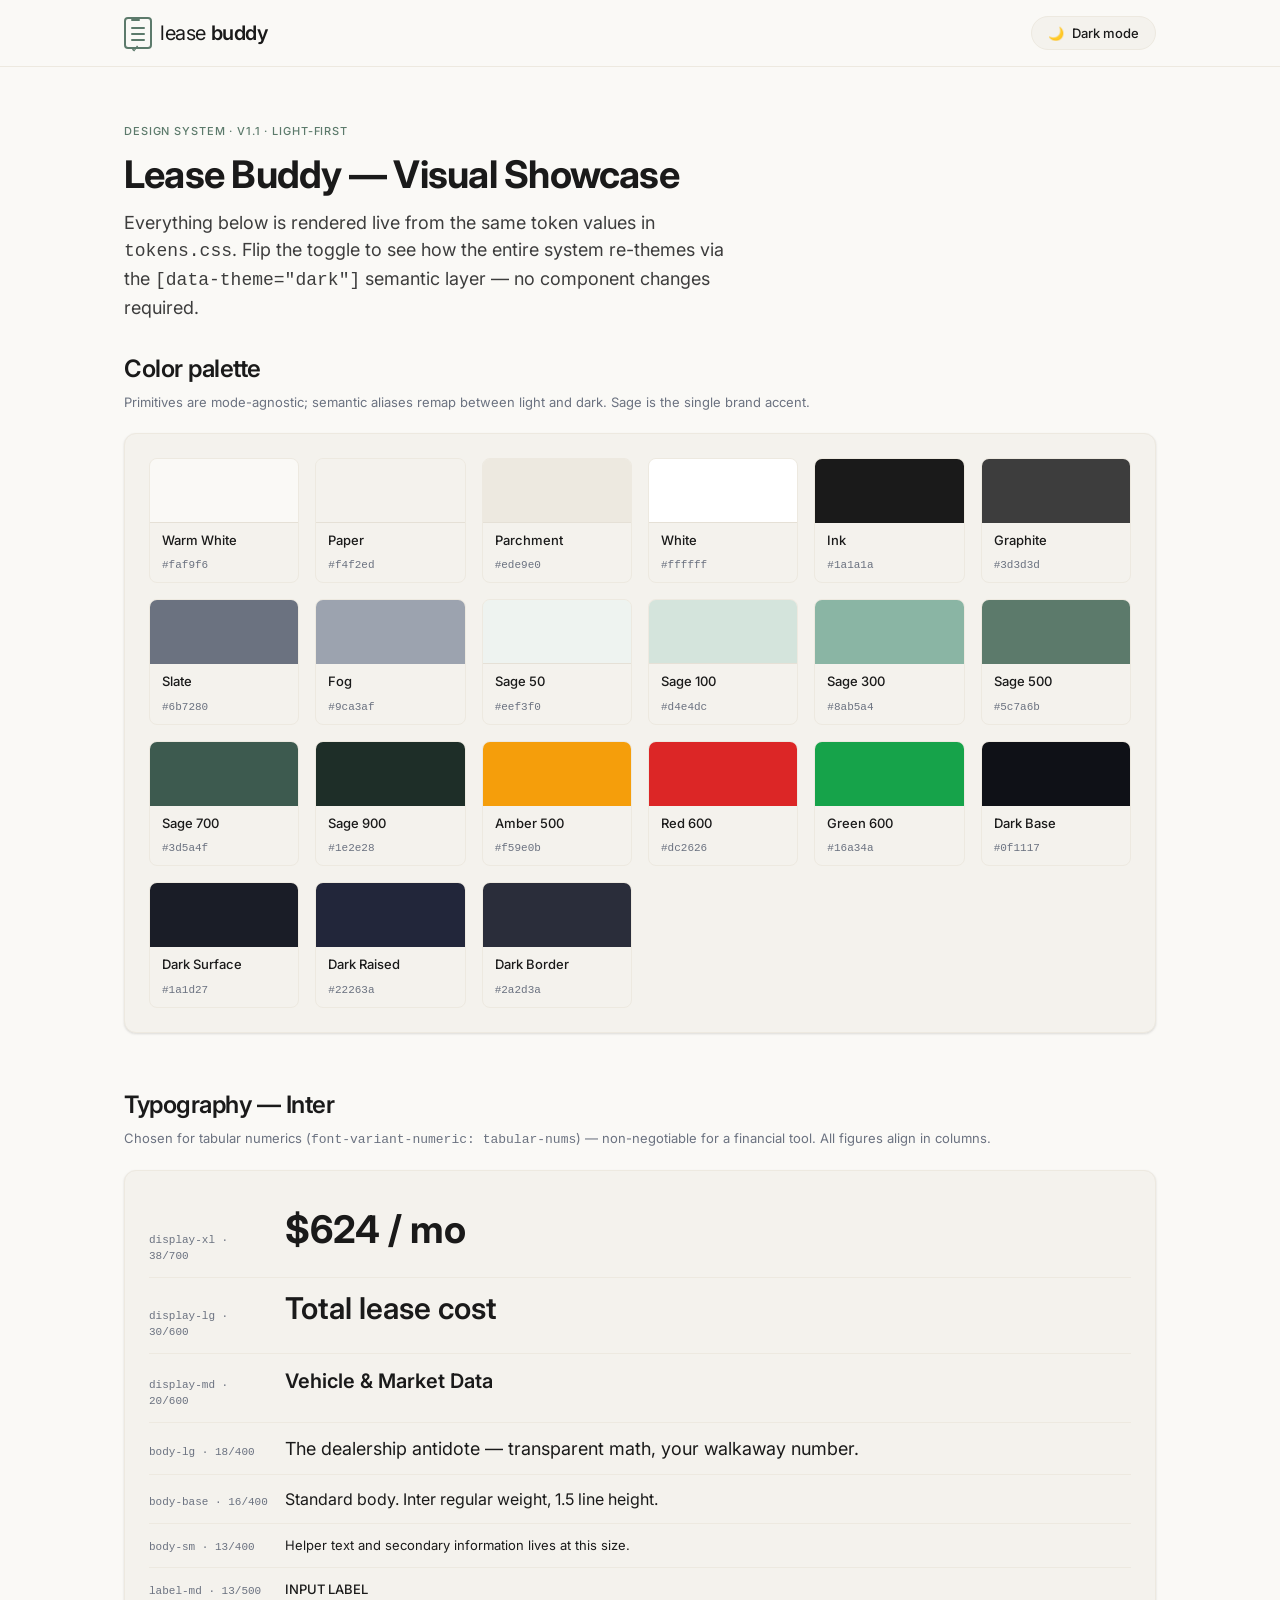
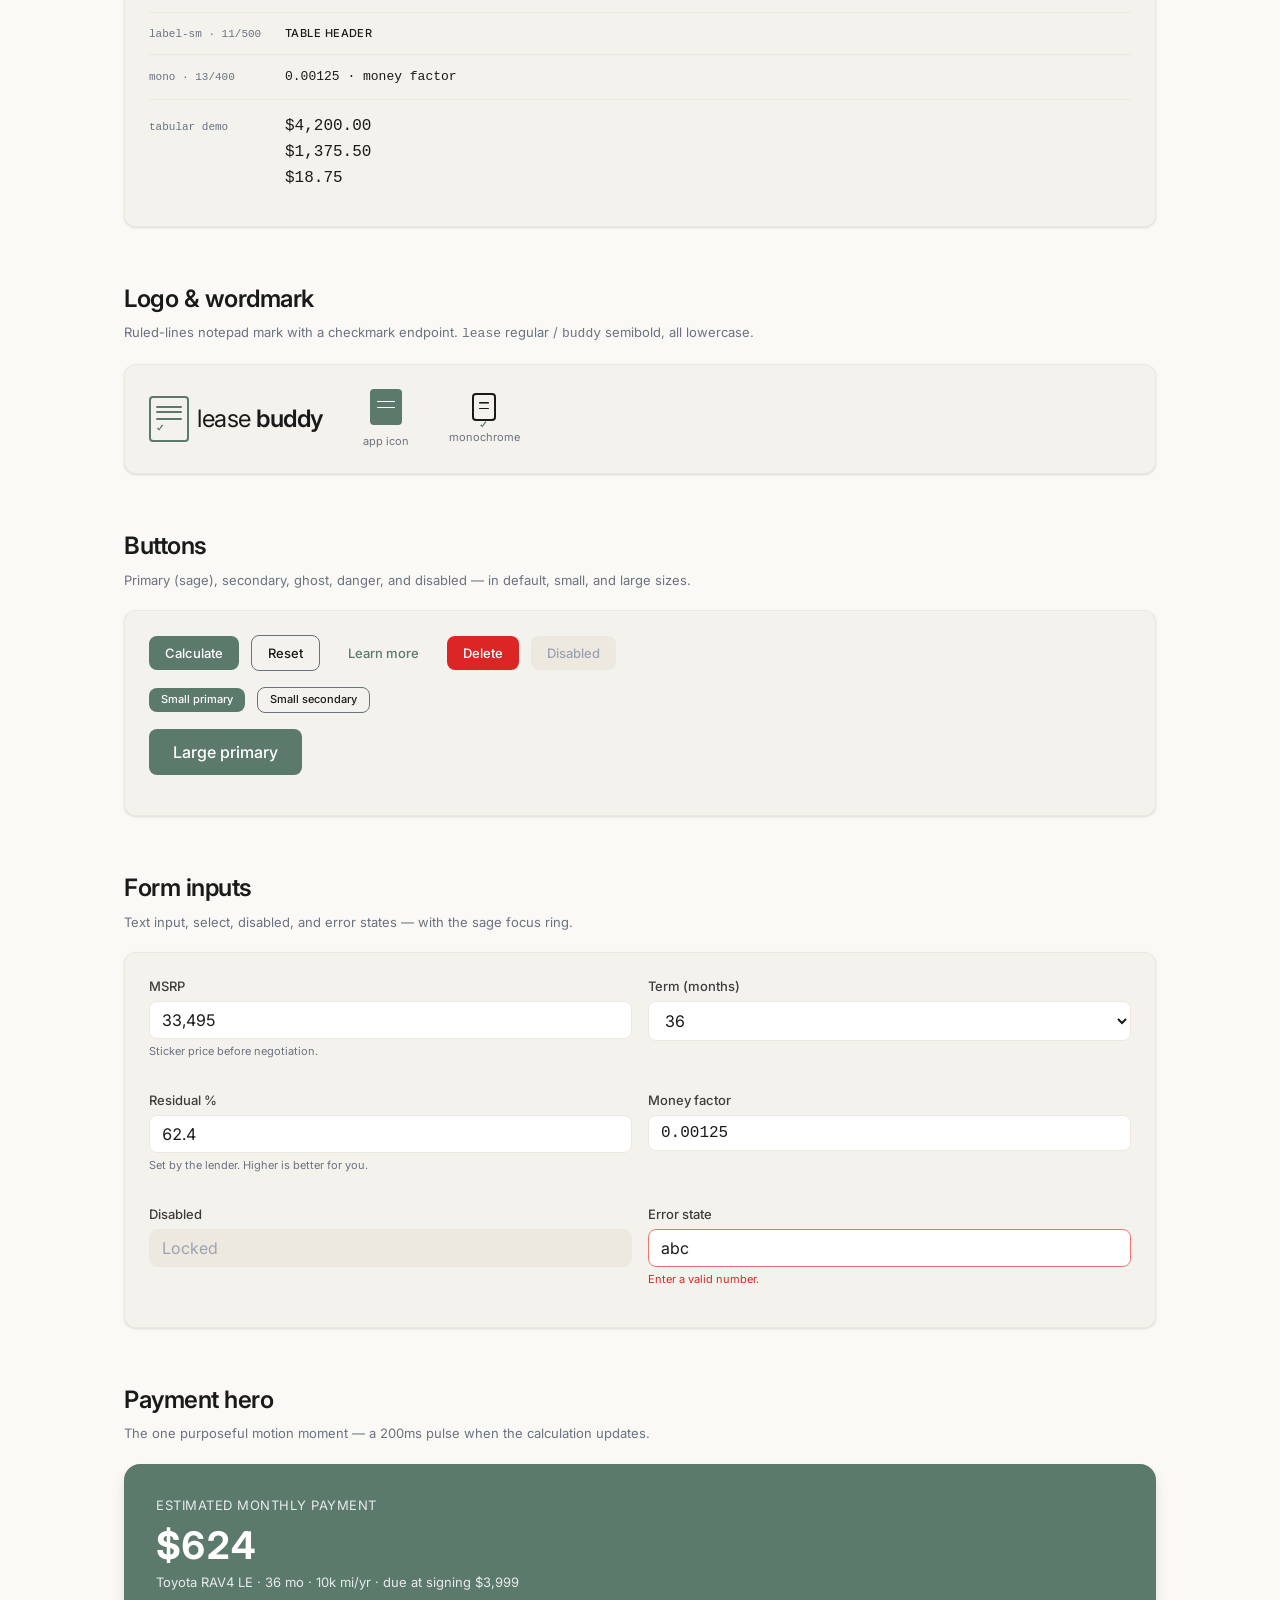
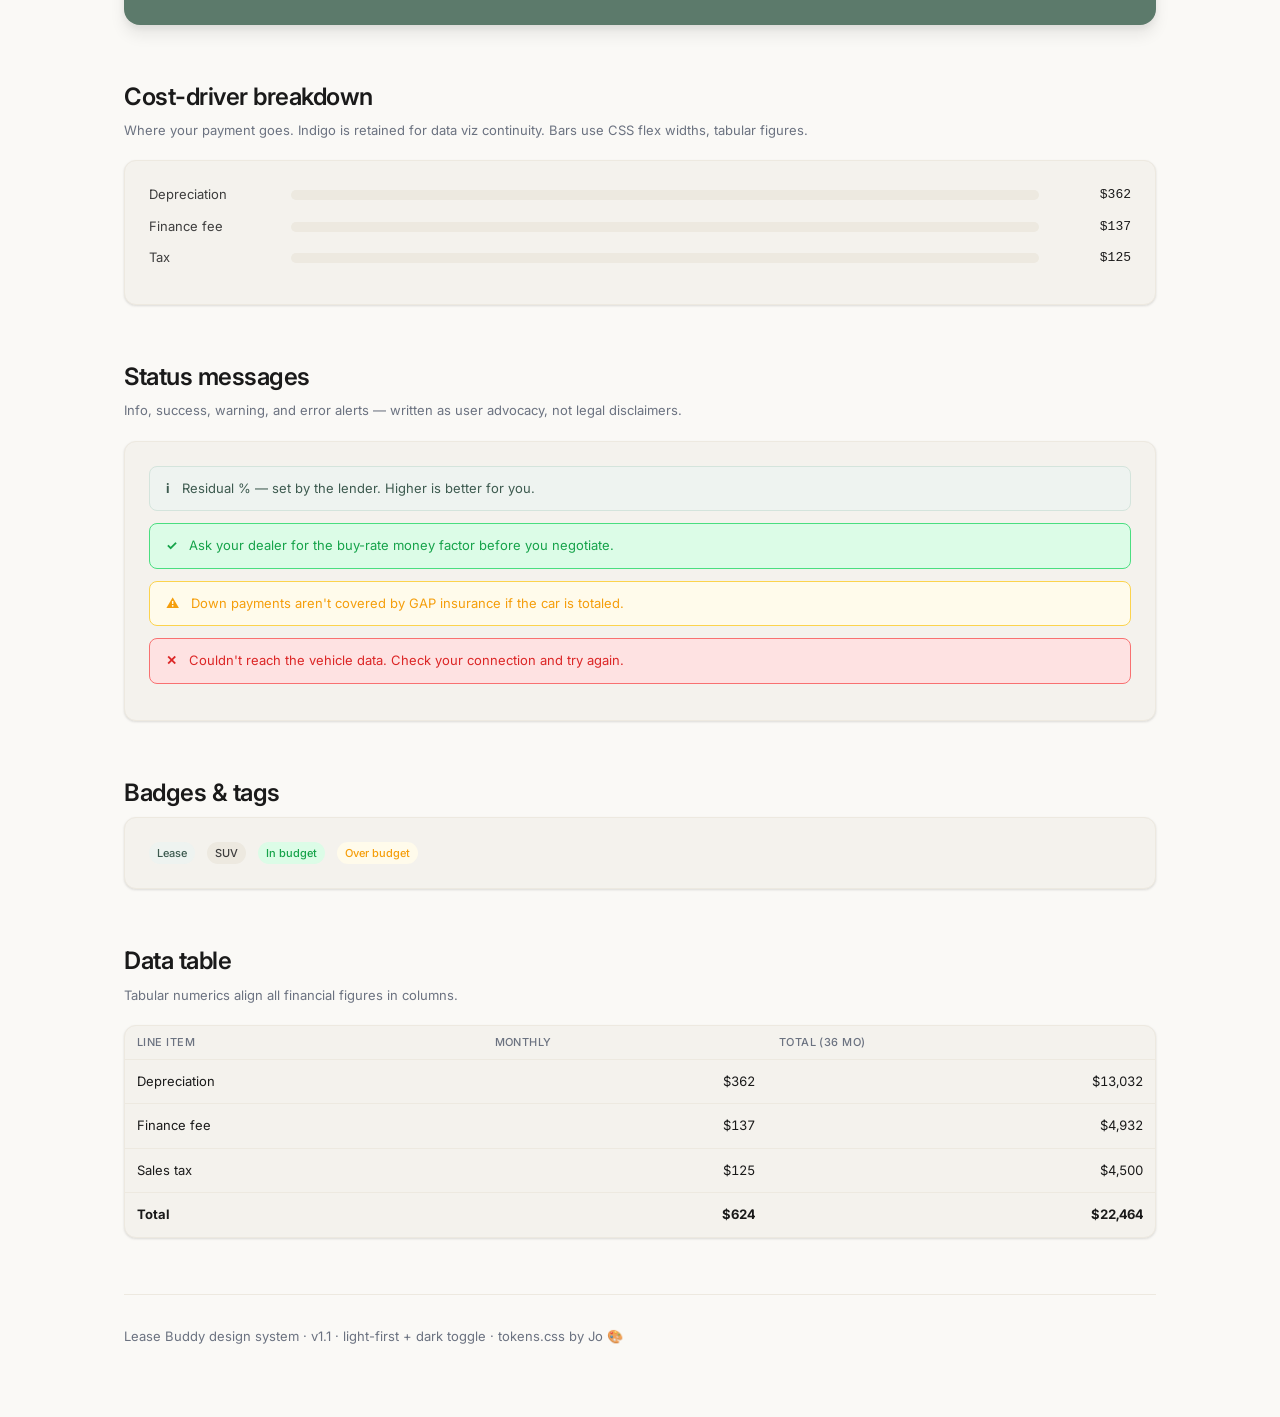
<file: design-system/showcase.html>
<!DOCTYPE html>
<html lang="en">
<head>
<meta charset="UTF-8">
<meta name="viewport" content="width=device-width, initial-scale=1.0">
<title>Lease Buddy — Design System Showcase</title>
<style>
/* ============================================================
   TOKENS — faithfully copied from design-system/tokens.css v1.1.0
   ============================================================ */
@import url('https://fonts.googleapis.com/css2?family=Inter:wght@400;500;600;700&display=swap');

:root{
  --color-warm-white:#faf9f6; --color-paper:#f4f2ed; --color-parchment:#ede9e0;
  --color-ink:#1a1a1a; --color-graphite:#3d3d3d; --color-slate:#6b7280; --color-fog:#9ca3af;
  --color-white:#ffffff;
  --color-sage-50:#eef3f0; --color-sage-100:#d4e4dc; --color-sage-300:#8ab5a4;
  --color-sage-500:#5c7a6b; --color-sage-700:#3d5a4f; --color-sage-900:#1e2e28;
  --color-amber-300:#fcd34d; --color-amber-500:#f59e0b;
  --color-red-100:#fee2e2; --color-red-400:#f87171; --color-red-600:#dc2626;
  --color-green-100:#dcfce7; --color-green-400:#4ade80; --color-green-600:#16a34a;
  --color-dark-base:#0f1117; --color-dark-surface:#1a1d27; --color-dark-surface-raised:#22263a;
  --color-dark-border:#2a2d3a; --color-dark-text-primary:#f0ede8;
  --color-dark-text-secondary:#9ca3af; --color-dark-text-muted:#6b7280;

  --bg-app:var(--color-warm-white); --bg-surface:var(--color-paper); --bg-inset:var(--color-parchment);
  --bg-overlay:rgba(26,26,26,0.48);
  --text-primary:var(--color-ink); --text-secondary:var(--color-graphite);
  --text-muted:var(--color-slate); --text-placeholder:var(--color-fog); --text-disabled:var(--color-fog);
  --text-on-accent:var(--color-white);
  --border-default:var(--color-parchment); --border-strong:var(--color-slate); --border-focus:var(--color-sage-500);
  --accent:var(--color-sage-500); --accent-hover:var(--color-sage-700); --accent-pressed:var(--color-sage-700);
  --accent-subtle:var(--color-sage-50); --accent-muted:var(--color-sage-100); --accent-on-accent:var(--color-white);
  --status-error-bg:var(--color-red-100); --status-error-text:var(--color-red-600); --status-error-border:var(--color-red-400);
  --status-warning-bg:#fffbeb; --status-warning-text:var(--color-amber-500); --status-warning-border:var(--color-amber-300);
  --status-success-bg:var(--color-green-100); --status-success-text:var(--color-green-600); --status-success-border:var(--color-green-400);
  --status-info-bg:var(--color-sage-50); --status-info-text:var(--color-sage-700); --status-info-border:var(--color-sage-100);
  --shadow-none:none;
  --shadow-xs:0 1px 2px rgba(26,26,26,0.06);
  --shadow-sm:0 1px 3px rgba(26,26,26,0.08),0 1px 2px rgba(26,26,26,0.06);
  --shadow-md:0 4px 6px rgba(26,26,26,0.06),0 2px 4px rgba(26,26,26,0.08);
  --shadow-lg:0 10px 15px rgba(26,26,26,0.08),0 4px 6px rgba(26,26,26,0.05);
  --shadow-xl:0 20px 25px rgba(26,26,26,0.10),0 10px 10px rgba(26,26,26,0.04);
  --shadow-inner:inset 0 2px 4px rgba(26,26,26,0.06);
  --shadow-focus:0 0 0 3px rgba(92,122,107,0.32);
  --shadow-focus-error:0 0 0 3px rgba(220,38,38,0.24);

  --font-base:'Inter',-apple-system,BlinkMacSystemFont,'Segoe UI',sans-serif;
  --font-mono:'JetBrains Mono','Fira Code','Cascadia Code',monospace;
  --text-xs:11px; --text-sm:13px; --text-base:16px; --text-md:18px; --text-lg:20px; --text-xl:24px; --text-2xl:30px; --text-3xl:38px;
  --weight-regular:400; --weight-medium:500; --weight-semibold:600; --weight-bold:700;
  --leading-tight:1.2; --leading-snug:1.35; --leading-normal:1.5; --leading-relaxed:1.65;
  --tracking-tight:-0.02em; --tracking-normal:0em; --tracking-wide:0.04em; --tracking-widest:0.08em;
  --space-0:0px; --space-1:4px; --space-2:8px; --space-3:12px; --space-4:16px; --space-5:20px;
  --space-6:24px; --space-7:28px; --space-8:32px; --space-10:40px; --space-12:48px;
  --space-14:56px; --space-16:64px; --space-20:80px; --space-24:96px;
  --radius-none:0px; --radius-sm:4px; --radius-md:8px; --radius-lg:12px; --radius-xl:16px; --radius-2xl:24px; --radius-full:9999px;
  --border-none:0px; --border-thin:1px; --border-medium:2px; --border-thick:4px;
  --z-base:0; --z-raised:10; --z-dropdown:100; --z-sticky:200; --z-overlay:300; --z-modal:400; --z-toast:500; --z-tooltip:600;
  --duration-instant:0ms; --duration-fast:100ms; --duration-normal:150ms; --duration-moderate:200ms; --duration-slow:300ms;
  --ease-standard:cubic-bezier(0.4,0,0.2,1); --ease-decelerate:cubic-bezier(0,0,0.2,1);
  --ease-accelerate:cubic-bezier(0.4,0,1,1); --ease-spring:cubic-bezier(0.34,1.56,0.64,1);
  --icon-xs:12px; --icon-sm:16px; --icon-md:20px; --icon-base:24px; --icon-lg:32px; --icon-stroke:1.5;
}

[data-theme="dark"]{
  --bg-app:var(--color-dark-base); --bg-surface:var(--color-dark-surface); --bg-inset:var(--color-dark-surface-raised);
  --bg-overlay:rgba(0,0,0,0.64);
  --text-primary:var(--color-dark-text-primary); --text-secondary:var(--color-dark-text-secondary);
  --text-muted:var(--color-dark-text-muted); --text-placeholder:var(--color-dark-text-muted); --text-disabled:var(--color-dark-text-muted);
  --text-on-accent:var(--color-dark-base);
  --border-default:var(--color-dark-border); --border-strong:var(--color-slate); --border-focus:var(--color-sage-300);
  --accent:var(--color-sage-300); --accent-hover:var(--color-sage-100); --accent-pressed:var(--color-sage-500);
  --accent-subtle:var(--color-sage-900); --accent-muted:rgba(92,122,107,0.2); --accent-on-accent:var(--color-dark-base);
  --status-error-bg:rgba(220,38,38,0.12); --status-error-text:var(--color-red-400); --status-error-border:rgba(220,38,38,0.32);
  --status-warning-bg:rgba(245,158,11,0.10); --status-warning-text:var(--color-amber-300); --status-warning-border:rgba(245,158,11,0.28);
  --status-success-bg:rgba(22,163,74,0.12); --status-success-text:var(--color-green-400); --status-success-border:rgba(22,163,74,0.30);
  --status-info-bg:rgba(92,122,107,0.12); --status-info-text:var(--color-sage-300); --status-info-border:rgba(92,122,107,0.28);
  --shadow-xs:0 1px 2px rgba(0,0,0,0.20); --shadow-sm:0 1px 3px rgba(0,0,0,0.24),0 1px 2px rgba(0,0,0,0.20);
  --shadow-md:0 4px 6px rgba(0,0,0,0.22),0 2px 4px rgba(0,0,0,0.24);
  --shadow-lg:0 10px 15px rgba(0,0,0,0.28),0 4px 6px rgba(0,0,0,0.20);
  --shadow-xl:0 20px 25px rgba(0,0,0,0.32),0 10px 10px rgba(0,0,0,0.18);
  --shadow-inner:inset 0 2px 4px rgba(0,0,0,0.28);
  --shadow-focus:0 0 0 3px rgba(138,181,164,0.36);
  --shadow-focus-error:0 0 0 3px rgba(248,113,113,0.28);
}

*{box-sizing:border-box;margin:0;padding:0}
html{font-size:16px;-webkit-text-size-adjust:100%}
body{
  font-family:var(--font-base); font-size:var(--text-base); font-weight:var(--weight-regular);
  line-height:var(--leading-normal); color:var(--text-primary); background-color:var(--bg-app);
  -webkit-font-smoothing:antialiased; -moz-osx-font-smoothing:grayscale;
  transition:background-color var(--duration-moderate) var(--ease-standard), color var(--duration-moderate) var(--ease-standard);
  padding-bottom:var(--space-20);
}
.tabular,[data-value],.lease-value,.lease-calc{font-variant-numeric:tabular-nums}
:focus-visible{outline:none;box-shadow:var(--shadow-focus)}

/* ============================================================
   SHOWCASE CHROME
   ============================================================ */
.wrap{max-width:1080px;margin:0 auto;padding:0 var(--space-6)}
.topbar{
  position:sticky;top:0;z-index:var(--z-sticky);
  background:var(--bg-app);border-bottom:var(--border-thin) solid var(--border-default);
  padding:var(--space-4) 0;backdrop-filter:blur(8px);
}
.topbar-inner{display:flex;align-items:center;justify-content:space-between;gap:var(--space-4);flex-wrap:wrap}
.brand{display:flex;align-items:center;gap:var(--space-2)}
.wordmark{font-size:var(--text-lg);letter-spacing:var(--tracking-tight)}
.wordmark .light{font-weight:var(--weight-regular)}
.wordmark .bold{font-weight:var(--weight-semibold)}

/* logo mark */
.mark{width:28px;height:32px;border:2px solid var(--accent);border-radius:var(--radius-sm);position:relative;flex-shrink:0}
.mark::before,.mark::after,.mark .r1,.mark .r2,.mark .r3{
  content:"";position:absolute;left:5px;right:5px;height:1.5px;background:var(--accent);border-radius:1px;
}
.mark::before{top:8px}.mark .r1{top:14px}.mark .r2{top:20px}.mark .r3{right:10px;background:var(--accent)}
.mark::after{top:26px;right:10px;height:8px;width:8px;background:var(--accent);clip-path:polygon(12% 58%, 40% 82%, 90% 15%, 74% 6%, 40% 58%, 26% 45%)}

/* theme toggle button (uses components) */
.theme-toggle{
  display:inline-flex;align-items:center;gap:var(--space-2);
  font-family:var(--font-base);font-size:var(--text-sm);font-weight:var(--weight-medium);
  color:var(--text-primary);background:var(--bg-surface);border:var(--border-thin) solid var(--border-default);
  border-radius:var(--radius-full);padding:var(--space-2) var(--space-4);cursor:pointer;
  transition:background var(--duration-fast) var(--ease-standard),border-color var(--duration-fast) var(--ease-standard),box-shadow var(--duration-fast) var(--ease-standard);
}
.theme-toggle:hover{border-color:var(--border-strong)}
.theme-toggle:active{transform:translateY(1px)}

.hero{padding:var(--space-14) 0 var(--space-8)}
.eyebrow{font-size:var(--text-xs);font-weight:var(--weight-medium);letter-spacing:var(--tracking-widest);text-transform:uppercase;color:var(--accent);margin-bottom:var(--space-3)}
.hero h1{font-size:var(--text-3xl);font-weight:var(--weight-bold);line-height:var(--leading-tight);letter-spacing:var(--tracking-tight);margin-bottom:var(--space-3)}
.hero p{font-size:var(--text-md);color:var(--text-secondary);max-width:56ch}

section{margin-bottom:var(--space-14)}
h2{font-size:var(--text-xl);font-weight:var(--weight-semibold);line-height:var(--leading-snug);letter-spacing:var(--tracking-tight);margin-bottom:var(--space-2)}
.section-desc{font-size:var(--text-sm);color:var(--text-muted);margin-bottom:var(--space-5)}
.card{background:var(--bg-surface);border:var(--border-thin) solid var(--border-default);border-radius:var(--radius-lg);padding:var(--space-6);box-shadow:var(--shadow-sm)}

/* palette */
.swatch-grid{display:grid;grid-template-columns:repeat(auto-fill,minmax(140px,1fr));gap:var(--space-4)}
.swatch{border-radius:var(--radius-md);overflow:hidden;border:var(--border-thin) solid var(--border-default);background:var(--bg-surface)}
.swatch .chip{height:64px}
.swatch .meta{padding:var(--space-2) var(--space-3)}
.swatch .name{font-size:var(--text-sm);font-weight:var(--weight-medium);color:var(--text-primary);display:block}
.swatch .hex{font-size:var(--text-xs);color:var(--text-muted);font-family:var(--font-mono)}

/* type scale */
.type-row{display:flex;align-items:baseline;gap:var(--space-4);padding:var(--space-3) 0;border-bottom:var(--border-thin) solid var(--border-default)}
.type-row:last-child{border-bottom:none}
.type-row .label{font-size:var(--text-xs);color:var(--text-muted);font-family:var(--font-mono);width:120px;flex-shrink:0}
.type-row .specimen{flex:1}

/* buttons */
.btn-row{display:flex;gap:var(--space-3);flex-wrap:wrap;align-items:center;margin-bottom:var(--space-4)}
.btn{
  font-family:var(--font-base);font-weight:var(--weight-medium);cursor:pointer;border:none;
  border-radius:var(--radius-md);padding:var(--space-2) var(--space-4);
  font-size:var(--text-sm);line-height:1.4;
  transition:background var(--duration-fast) var(--ease-standard),transform var(--duration-fast) var(--ease-standard),box-shadow var(--duration-fast) var(--ease-standard);
}
.btn:active{transform:translateY(1px)}
.btn-primary{background:var(--accent);color:var(--text-on-accent)}
.btn-primary:hover{background:var(--accent-hover)}
.btn-secondary{background:var(--bg-surface);color:var(--text-primary);border:var(--border-thin) solid var(--border-strong)}
.btn-secondary:hover{background:var(--bg-inset)}
.btn-ghost{background:transparent;color:var(--accent)}
.btn-ghost:hover{background:var(--accent-subtle)}
.btn-danger{background:var(--status-error-text);color:var(--color-white)}
.btn-disabled{background:var(--bg-inset);color:var(--text-disabled);cursor:not-allowed}
.btn-sm{padding:var(--space-1) var(--space-3);font-size:var(--text-xs)}
.btn-lg{padding:var(--space-3) var(--space-6);font-size:var(--text-base)}

/* forms */
.field{margin-bottom:var(--space-4)}
.field label{display:block;font-size:var(--text-sm);font-weight:var(--weight-medium);color:var(--text-secondary);margin-bottom:var(--space-1)}
.field .hint{font-size:var(--text-xs);color:var(--text-muted);margin-top:var(--space-1)}
.input,.select{
  width:100%;font-family:var(--font-base);font-size:var(--text-base);color:var(--text-primary);
  background:var(--color-white);border:var(--border-thin) solid var(--border-default);border-radius:var(--radius-md);
  padding:var(--space-2) var(--space-3);transition:border-color var(--duration-fast) var(--ease-standard),box-shadow var(--duration-fast) var(--ease-standard);
}
[data-theme="dark"] .input,[data-theme="dark"] .select{background:var(--bg-inset)}
.input::placeholder{color:var(--text-placeholder)}
.input:focus,.select:focus{outline:none;border-color:var(--border-focus);box-shadow:var(--shadow-focus)}
.input:disabled{background:var(--bg-inset);color:var(--text-disabled)}
.input-error{border-color:var(--status-error-border)}
.input-error:focus{box-shadow:var(--shadow-focus-error)}
.form-grid{display:grid;grid-template-columns:1fr 1fr;gap:var(--space-4)}

/* status / alerts */
.alert{display:flex;align-items:flex-start;gap:var(--space-3);padding:var(--space-3) var(--space-4);border-radius:var(--radius-md);font-size:var(--text-sm);margin-bottom:var(--space-3);border:var(--border-thin) solid}
.alert .ic{font-weight:var(--weight-bold);line-height:1.4}
.alert-info{background:var(--status-info-bg);color:var(--status-info-text);border-color:var(--status-info-border)}
.alert-success{background:var(--status-success-bg);color:var(--status-success-text);border-color:var(--status-success-border)}
.alert-warning{background:var(--status-warning-bg);color:var(--status-warning-text);border-color:var(--status-warning-border)}
.alert-error{background:var(--status-error-bg);color:var(--status-error-text);border-color:var(--status-error-border)}

/* badge / tag */
.tag{display:inline-flex;align-items:center;gap:var(--space-1);font-size:var(--text-xs);font-weight:var(--weight-medium);padding:var(--space-1) var(--space-2);border-radius:var(--radius-full);line-height:1.3}
.tag-accent{background:var(--accent-subtle);color:var(--accent-hover)}
.tag-neutral{background:var(--bg-inset);color:var(--text-secondary)}
.tag-success{background:var(--status-success-bg);color:var(--status-success-text)}
.tag-warning{background:var(--status-warning-bg);color:var(--status-warning-text)}

/* cost driver bar (data viz — uses indigo continuity accent) */
.bar-row{display:flex;align-items:center;gap:var(--space-3);margin-bottom:var(--space-3)}
.bar-row .bar-label{font-size:var(--text-sm);color:var(--text-secondary);width:130px;flex-shrink:0}
.bar-row .bar-track{flex:1;height:10px;background:var(--bg-inset);border-radius:var(--radius-full);overflow:hidden}
.bar-row .bar-fill{height:100%;border-radius:var(--radius-full);transition:width var(--duration-slow) var(--ease-standard)}
.bar-row .bar-val{font-size:var(--text-sm);font-family:var(--font-mono);color:var(--text-primary);width:80px;text-align:right}

/* hero payment figure */
.payment-hero{background:var(--accent);color:var(--text-on-accent);border-radius:var(--radius-xl);padding:var(--space-8);box-shadow:var(--shadow-lg)}
[data-theme="dark"] .payment-hero{background:var(--color-dark-surface);color:var(--text-primary);border:var(--border-thin) solid var(--border-default)}
.payment-hero .lbl{font-size:var(--text-sm);opacity:0.85;letter-spacing:var(--tracking-wide);text-transform:uppercase}
.payment-hero .fig{font-size:var(--text-3xl);font-weight:var(--weight-bold);line-height:var(--leading-tight);font-variant-numeric:tabular-nums;margin:var(--space-2) 0 var(--space-1)}
.payment-hero .sub{font-size:var(--text-sm);opacity:0.85}

/* tables */
.tbl{width:100%;border-collapse:collapse;font-size:var(--text-sm)}
.tbl th{text-align:left;font-size:var(--text-xs);font-weight:var(--weight-medium);letter-spacing:var(--tracking-wide);text-transform:uppercase;color:var(--text-muted);padding:var(--space-2) var(--space-3);border-bottom:var(--border-thin) solid var(--border-default)}
.tbl td{padding:var(--space-3);border-bottom:var(--border-thin) solid var(--border-default);color:var(--text-primary)}
.tbl td.num{font-variant-numeric:tabular-nums;text-align:right}
.tbl tr:last-child td{border-bottom:none}
.tbl tr:hover td{background:var(--bg-inset)}

/* section label chip */
.section-chip{display:inline-block;font-size:var(--text-xs);font-weight:var(--weight-medium);letter-spacing:var(--tracking-wide);text-transform:uppercase;color:var(--text-muted);margin-bottom:var(--space-4);padding-bottom:var(--space-2);border-bottom:var(--border-medium) solid var(--accent)}
</style>
</head>
<body>
<div class="topbar">
  <div class="wrap topbar-inner">
    <div class="brand">
      <span class="mark"><span class="r1"></span><span class="r2"></span><span class="r3"></span></span>
      <span class="wordmark"><span class="light">lease</span> <span class="bold">buddy</span></span>
    </div>
    <button class="theme-toggle" id="themeToggle" aria-label="Toggle dark mode">
      <span id="toggleIcon">🌙</span><span id="toggleLabel">Dark mode</span>
    </button>
  </div>
</div>

<div class="wrap">

  <div class="hero">
    <div class="eyebrow">Design System · v1.1 · Light-first</div>
    <h1>Lease Buddy — Visual Showcase</h1>
    <p>Everything below is rendered live from the same token values in <code>tokens.css</code>. Flip the toggle to see how the entire system re-themes via the <code>[data-theme="dark"]</code> semantic layer — no component changes required.</p>
  </div>

  <!-- palette -->
  <section>
    <h2>Color palette</h2>
    <p class="section-desc">Primitives are mode-agnostic; semantic aliases remap between light and dark. Sage is the single brand accent.</p>
    <div class="card">
      <div class="swatch-grid" id="paletteGrid"></div>
    </div>
  </section>

  <!-- typography -->
  <section>
    <h2>Typography — Inter</h2>
    <p class="section-desc">Chosen for tabular numerics (<code>font-variant-numeric: tabular-nums</code>) — non-negotiable for a financial tool. All figures align in columns.</p>
    <div class="card">
      <div class="type-row"><span class="label">display-xl · 38/700</span><span class="specimen" style="font-size:var(--text-3xl);font-weight:var(--weight-bold);line-height:var(--leading-tight)">$624 / mo</span></div>
      <div class="type-row"><span class="label">display-lg · 30/600</span><span class="specimen" style="font-size:var(--text-2xl);font-weight:var(--weight-semibold);line-height:var(--leading-tight)">Total lease cost</span></div>
      <div class="type-row"><span class="label">display-md · 20/600</span><span class="specimen" style="font-size:var(--text-lg);font-weight:var(--weight-semibold)">Vehicle &amp; Market Data</span></div>
      <div class="type-row"><span class="label">body-lg · 18/400</span><span class="specimen" style="font-size:var(--text-md)">The dealership antidote — transparent math, your walkaway number.</span></div>
      <div class="type-row"><span class="label">body-base · 16/400</span><span class="specimen" style="font-size:var(--text-base)">Standard body. Inter regular weight, 1.5 line height.</span></div>
      <div class="type-row"><span class="label">body-sm · 13/400</span><span class="specimen" style="font-size:var(--text-sm)">Helper text and secondary information lives at this size.</span></div>
      <div class="type-row"><span class="label">label-md · 13/500</span><span class="specimen" style="font-size:var(--text-sm);font-weight:var(--weight-medium)">INPUT LABEL</span></div>
      <div class="type-row"><span class="label">label-sm · 11/500</span><span class="specimen" style="font-size:var(--text-xs);font-weight:var(--weight-medium);letter-spacing:var(--tracking-wide);text-transform:uppercase">TABLE HEADER</span></div>
      <div class="type-row"><span class="label">mono · 13/400</span><span class="specimen" style="font-family:var(--font-mono);font-size:var(--text-sm)">0.00125 · money factor</span></div>
      <div class="type-row"><span class="label">tabular demo</span><span class="specimen"><span class="tabular" style="font-family:var(--font-mono)">$4,200.00<br>$1,375.50<br>$18.75</span></span></div>
    </div>
  </section>

  <!-- logo -->
  <section>
    <h2>Logo &amp; wordmark</h2>
    <p class="section-desc">Ruled-lines notepad mark with a checkmark endpoint. <code>lease</code> regular / <code>buddy</code> semibold, all lowercase.</p>
    <div class="card">
      <div style="display:flex;gap:var(--space-10);align-items:center;flex-wrap:wrap">
        <div style="display:flex;align-items:center;gap:var(--space-2)">
          <span class="mark" style="width:40px;height:46px"><span class="r1" style="top:13px"></span><span class="r2" style="top:20px"></span></span>
          <span class="wordmark" style="font-size:var(--text-xl)"><span class="light">lease</span> <span class="bold">buddy</span></span>
        </div>
        <div style="display:flex;flex-direction:column;align-items:center;gap:var(--space-2)">
          <span class="mark" style="width:32px;height:36px;background:var(--accent)"><span class="r1" style="top:10px;background:var(--text-on-accent)"></span><span class="r2" style="top:16px;background:var(--text-on-accent)"></span></span>
          <span style="font-size:var(--text-xs);color:var(--text-muted)">app icon</span>
        </div>
        <div style="display:flex;flex-direction:column;align-items:center;gap:var(--space-2)">
          <span class="mark" style="width:24px;height:28px;border-color:var(--text-primary)"><span class="r1" style="top:7px;background:var(--text-primary)"></span><span class="r2" style="top:13px;background:var(--text-primary)"></span></span>
          <span style="font-size:var(--text-xs);color:var(--text-muted)">monochrome</span>
        </div>
      </div>
    </div>
  </section>

  <!-- buttons -->
  <section>
    <h2>Buttons</h2>
    <p class="section-desc">Primary (sage), secondary, ghost, danger, and disabled — in default, small, and large sizes.</p>
    <div class="card">
      <div class="btn-row">
        <button class="btn btn-primary">Calculate</button>
        <button class="btn btn-secondary">Reset</button>
        <button class="btn btn-ghost">Learn more</button>
        <button class="btn btn-danger">Delete</button>
        <button class="btn btn-disabled" disabled>Disabled</button>
      </div>
      <div class="btn-row">
        <button class="btn btn-primary btn-sm">Small primary</button>
        <button class="btn btn-secondary btn-sm">Small secondary</button>
      </div>
      <div class="btn-row">
        <button class="btn btn-primary btn-lg">Large primary</button>
      </div>
    </div>
  </section>

  <!-- forms -->
  <section>
    <h2>Form inputs</h2>
    <p class="section-desc">Text input, select, disabled, and error states — with the sage focus ring.</p>
    <div class="card">
      <div class="form-grid">
        <div class="field">
          <label for="msrp">MSRP</label>
          <input class="input" id="msrp" type="text" value="33,495" class="tabular lease-value">
          <div class="hint">Sticker price before negotiation.</div>
        </div>
        <div class="field">
          <label for="term">Term (months)</label>
          <select class="select" id="term">
            <option>24</option><option selected>36</option><option>48</option>
          </select>
        </div>
        <div class="field">
          <label for="residual">Residual %</label>
          <input class="input lease-value" id="residual" type="text" value="62.4">
          <div class="hint">Set by the lender. Higher is better for you.</div>
        </div>
        <div class="field">
          <label for="mf">Money factor</label>
          <input class="input" id="mf" type="text" value="0.00125" style="font-family:var(--font-mono)">
        </div>
        <div class="field">
          <label for="disabled">Disabled</label>
          <input class="input" id="disabled" type="text" value="Locked" disabled>
        </div>
        <div class="field">
          <label for="err">Error state</label>
          <input class="input input-error" id="err" type="text" value="abc" aria-invalid="true">
          <div class="hint" style="color:var(--status-error-text)">Enter a valid number.</div>
        </div>
      </div>
    </div>
  </section>

  <!-- payment hero -->
  <section>
    <h2>Payment hero</h2>
    <p class="section-desc">The one purposeful motion moment — a 200ms pulse when the calculation updates.</p>
    <div class="payment-hero">
      <div class="lbl">Estimated monthly payment</div>
      <div class="fig" id="heroFig">$624</div>
      <div class="sub">Toyota RAV4 LE · 36 mo · 10k mi/yr · due at signing $3,999</div>
    </div>
  </section>

  <!-- cost driver bar -->
  <section>
    <h2>Cost-driver breakdown</h2>
    <p class="section-desc">Where your payment goes. Indigo is retained for data viz continuity. Bars use CSS flex widths, tabular figures.</p>
    <div class="card">
      <div class="bar-row"><span class="bar-label">Depreciation</span><span class="bar-track"><span class="bar-fill" style="width:58%;background:var(--accent)"></span></span><span class="bar-val">$362</span></div>
      <div class="bar-row"><span class="bar-label">Finance fee</span><span class="bar-track"><span class="bar-fill" style="width:22%;background:var(--color-sage-300)"></span></span><span class="bar-val">$137</span></div>
      <div class="bar-row"><span class="bar-label">Tax</span><span class="bar-track"><span class="bar-fill" style="width:20%;background:var(--color-sage-500)"></span></span><span class="bar-val">$125</span></div>
    </div>
  </section>

  <!-- status / alerts -->
  <section>
    <h2>Status messages</h2>
    <p class="section-desc">Info, success, warning, and error alerts — written as user advocacy, not legal disclaimers.</p>
    <div class="card">
      <div class="alert alert-info"><span class="ic">i</span><span>Residual % — set by the lender. Higher is better for you.</span></div>
      <div class="alert alert-success"><span class="ic">✓</span><span>Ask your dealer for the buy-rate money factor before you negotiate.</span></div>
      <div class="alert alert-warning"><span class="ic">⚠</span><span>Down payments aren't covered by GAP insurance if the car is totaled.</span></div>
      <div class="alert alert-error"><span class="ic">✕</span><span>Couldn't reach the vehicle data. Check your connection and try again.</span></div>
    </div>
  </section>

  <!-- badges -->
  <section>
    <h2>Badges &amp; tags</h2>
    <div class="card">
      <div class="btn-row" style="margin-bottom:0">
        <span class="tag tag-accent">Lease</span>
        <span class="tag tag-neutral">SUV</span>
        <span class="tag tag-success">In budget</span>
        <span class="tag tag-warning">Over budget</span>
      </div>
    </div>
  </section>

  <!-- table -->
  <section>
    <h2>Data table</h2>
    <p class="section-desc">Tabular numerics align all financial figures in columns.</p>
    <div class="card" style="padding:0">
      <table class="tbl">
        <thead><tr><th>Line item</th><th>Monthly</th><th>Total (36 mo)</th></tr></thead>
        <tbody>
          <tr><td>Depreciation</td><td class="num">$362</td><td class="num">$13,032</td></tr>
          <tr><td>Finance fee</td><td class="num">$137</td><td class="num">$4,932</td></tr>
          <tr><td>Sales tax</td><td class="num">$125</td><td class="num">$4,500</td></tr>
          <tr><td><strong>Total</strong></td><td class="num"><strong>$624</strong></td><td class="num"><strong>$22,464</strong></td></tr>
        </tbody>
      </table>
    </div>
  </section>

  <footer style="padding-top:var(--space-8);border-top:var(--border-thin) solid var(--border-default);color:var(--text-muted);font-size:var(--text-sm)">
    Lease Buddy design system · v1.1 · light-first + dark toggle · tokens.css by Jo 🎨
  </footer>
</div>

<script>
/* palette swatches — hex values pulled verbatim from tokens.css */
const swatches = [
  ['Warm White','#faf9f6'],['Paper','#f4f2ed'],['Parchment','#ede9e0'],['White','#ffffff'],
  ['Ink','#1a1a1a'],['Graphite','#3d3d3d'],['Slate','#6b7280'],['Fog','#9ca3af'],
  ['Sage 50','#eef3f0'],['Sage 100','#d4e4dc'],['Sage 300','#8ab5a4'],['Sage 500','#5c7a6b'],['Sage 700','#3d5a4f'],['Sage 900','#1e2e28'],
  ['Amber 500','#f59e0b'],['Red 600','#dc2626'],['Green 600','#16a34a'],
  ['Dark Base','#0f1117'],['Dark Surface','#1a1d27'],['Dark Raised','#22263a'],['Dark Border','#2a2d3a'],
];
const grid = document.getElementById('paletteGrid');
swatches.forEach(([name,hex])=>{
  const d = document.createElement('div'); d.className='swatch';
  const chip = document.createElement('div'); chip.className='chip'; chip.style.background=hex;
  if(hex==='#ffffff'||hex==='#faf9f6'||hex==='#f4f2ed'||hex==='#ede9e0'||hex==='#eef3f0'||hex==='#d4e4dc'||hex==='#fcd34d'){chip.style.borderBottom='1px solid #e5e0d6'}
  const meta = document.createElement('div'); meta.className='meta';
  const nm = document.createElement('span'); nm.className='name'; nm.textContent=name;
  const hx = document.createElement('span'); hx.className='hex'; hx.textContent=hex;
  meta.appendChild(nm); meta.appendChild(hx);
  d.appendChild(chip); d.appendChild(meta);
  grid.appendChild(d);
});

/* theme toggle — one-line activation, exactly as Jo specified */
const toggle = document.getElementById('themeToggle');
const icon = document.getElementById('toggleIcon');
const label = document.getElementById('toggleLabel');
toggle.addEventListener('click',()=>{
  const isDark = document.documentElement.getAttribute('data-theme')==='dark';
  if(isDark){ document.documentElement.removeAttribute('data-theme'); icon.textContent='🌙'; label.textContent='Dark mode'; }
  else{ document.documentElement.setAttribute('data-theme','dark'); icon.textContent='☀️'; label.textContent='Light mode'; }
});
</script>
</body>
</html>
</file>
